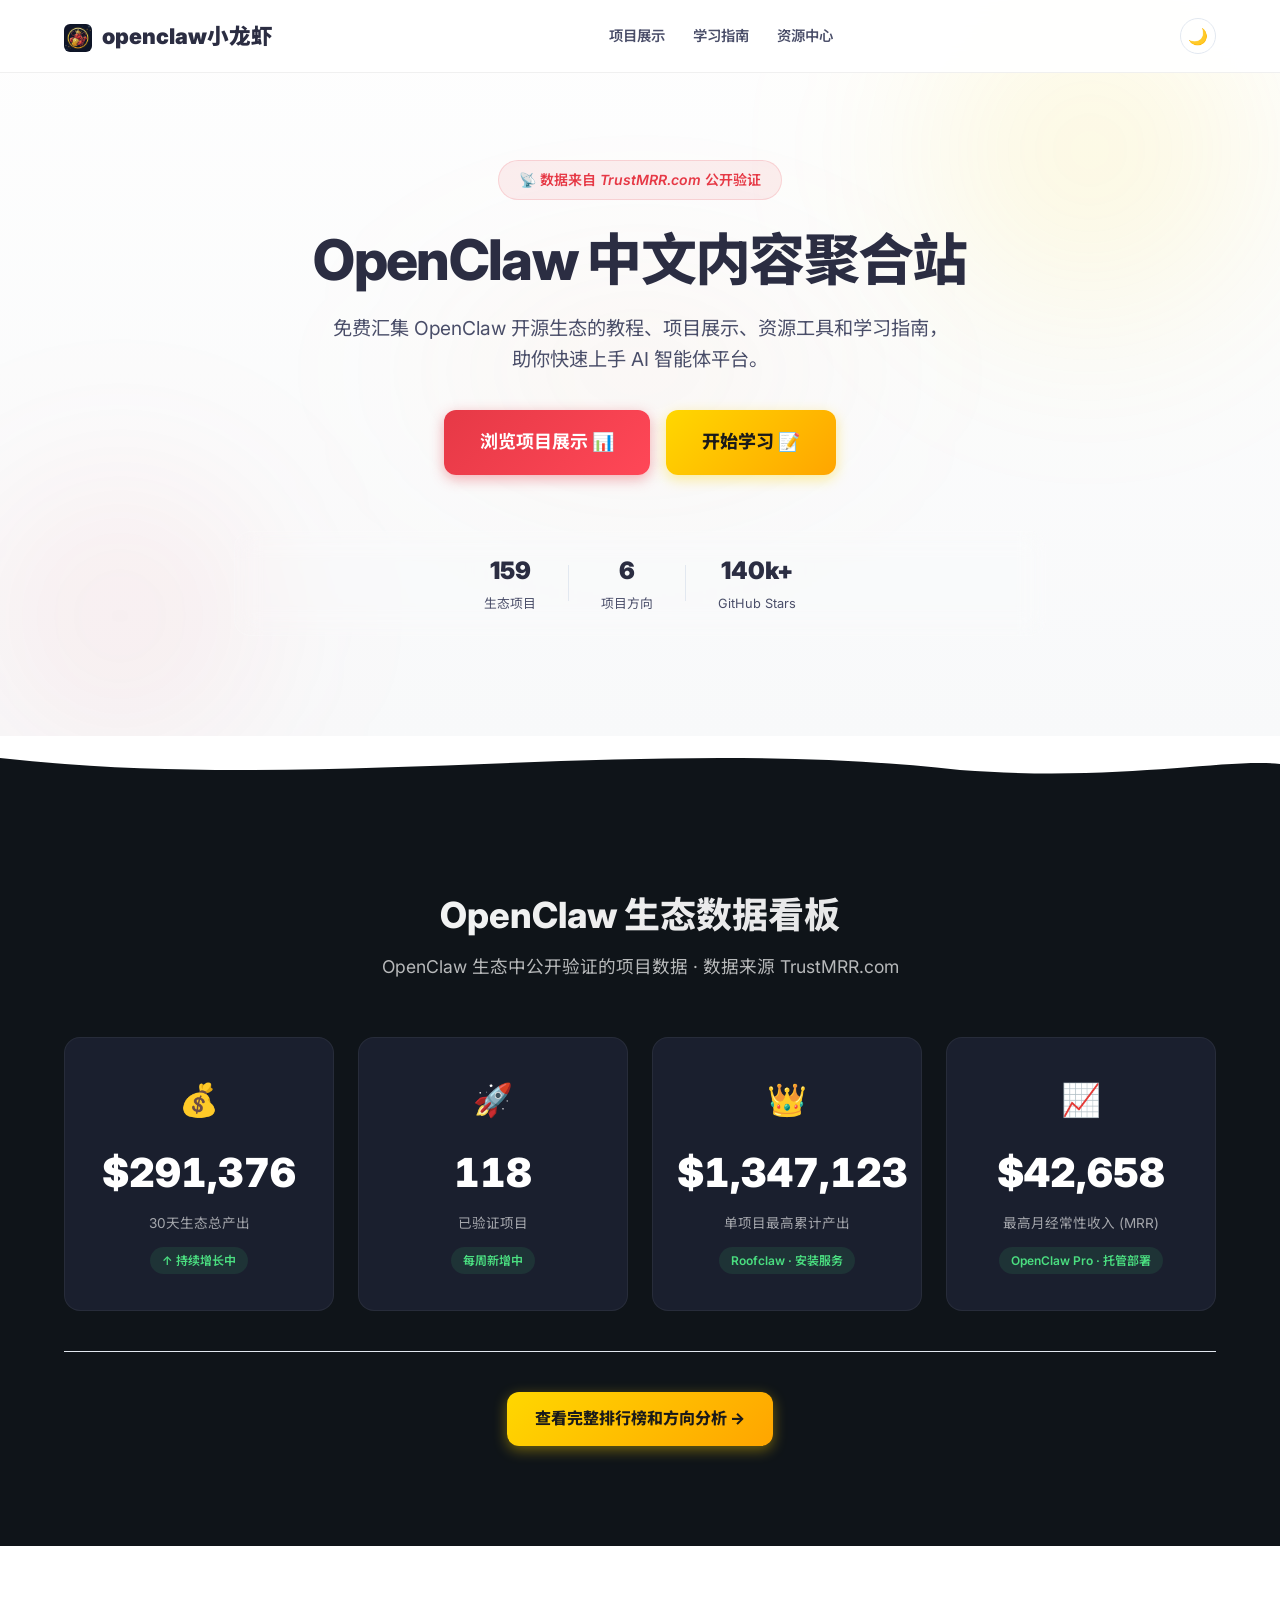
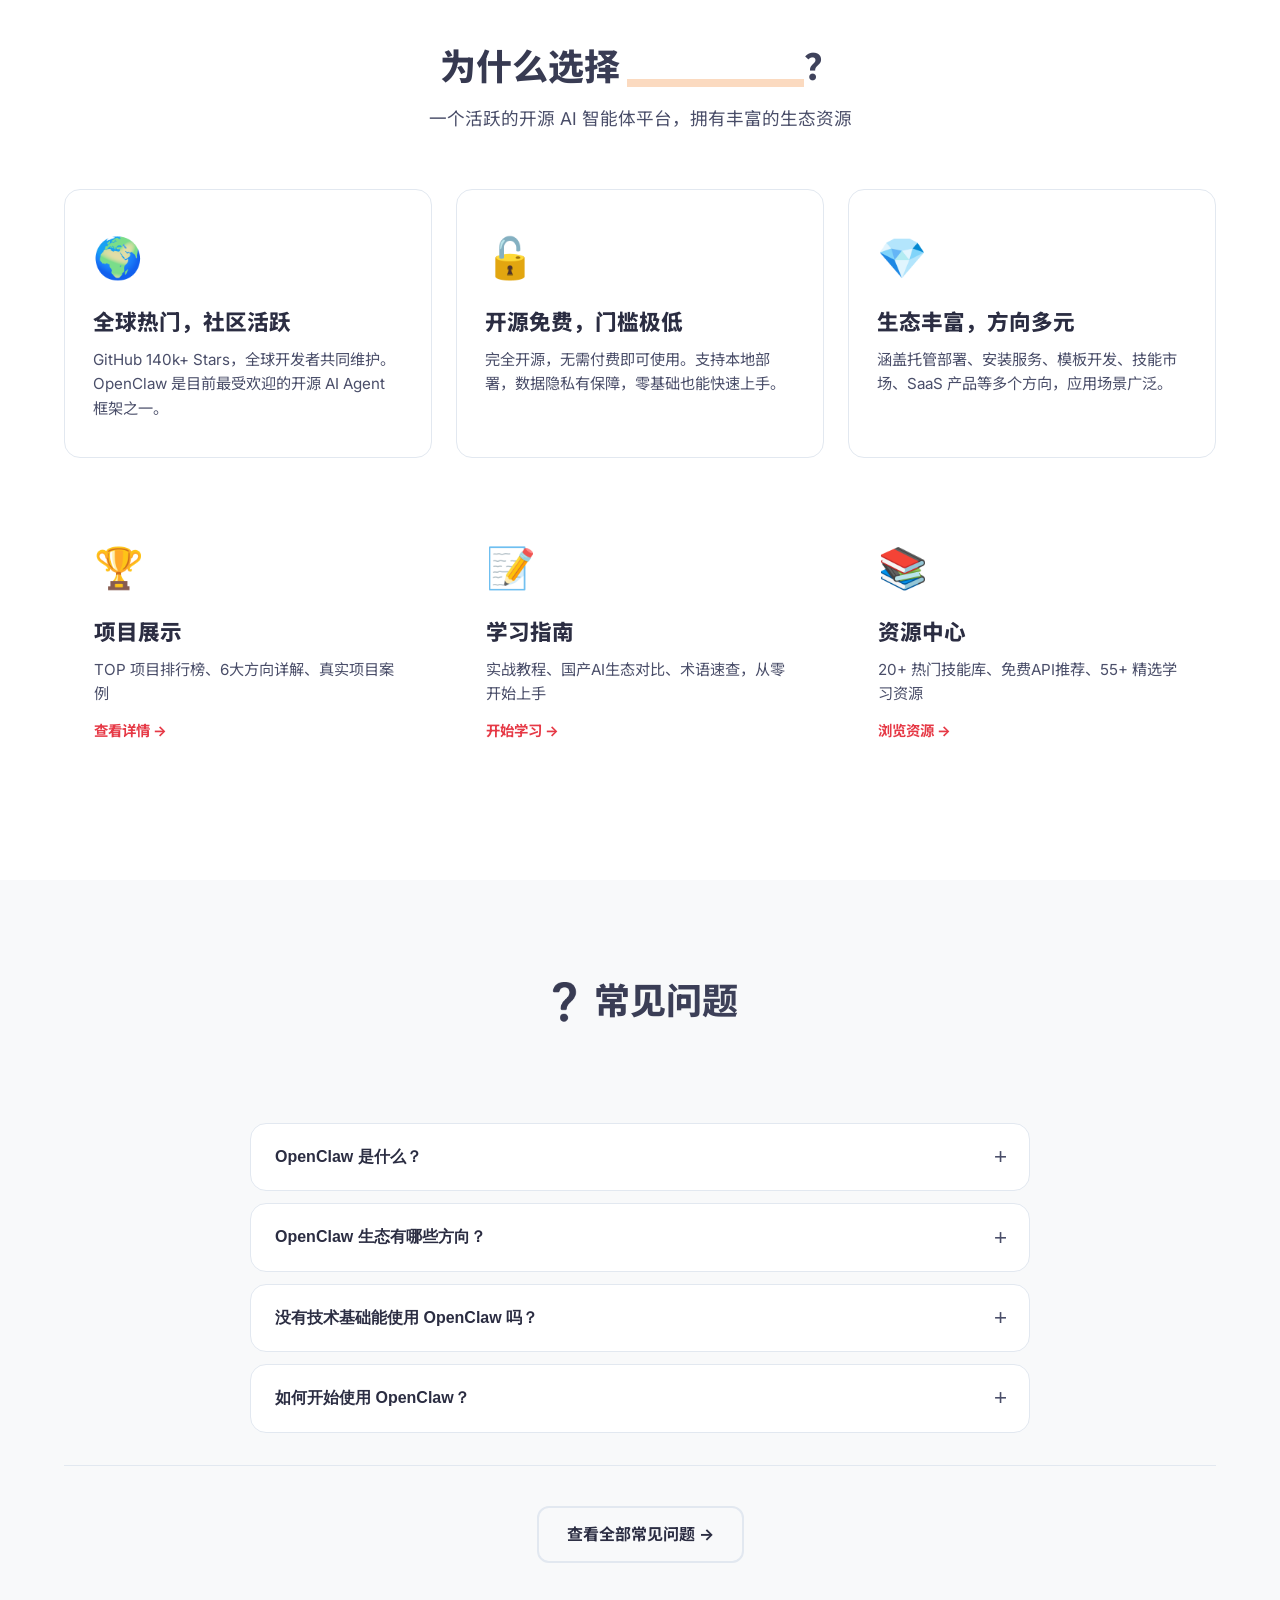
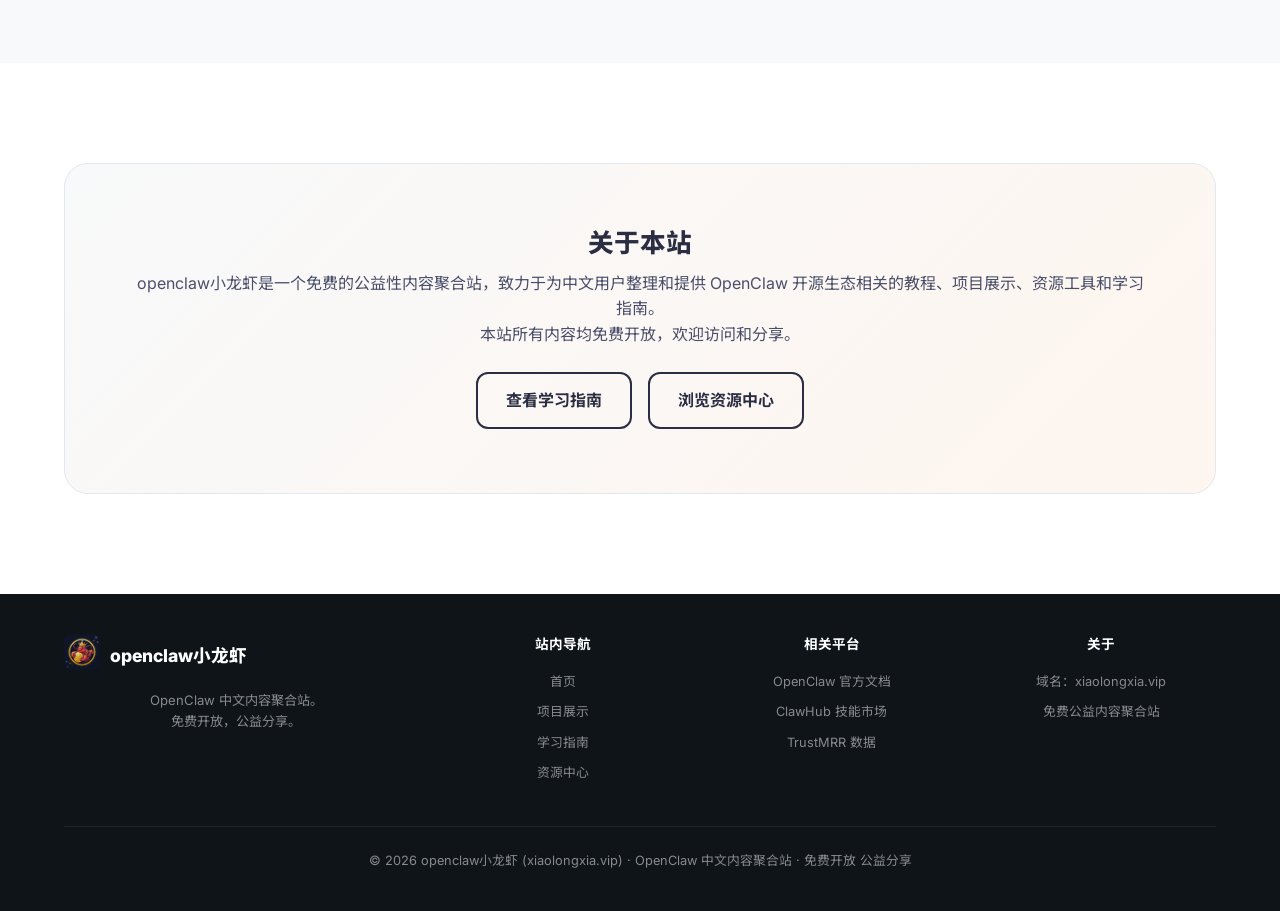
<file: index.html>
<!DOCTYPE html>
<html lang="zh-CN">

<head>
    <meta charset="UTF-8">
    <meta name="viewport" content="width=device-width, initial-scale=1.0">
    <title>openclaw小龙虾 — OpenClaw 中文内容聚合站 | 免费开源资源</title>
    <meta name="description" content="OpenClaw 中文内容聚合站，免费汇集 OpenClaw 开源生态的教程、项目展示、资源工具和学习指南。">
    <meta name="keywords"
        content="openclaw,openclaw教程,openclaw中文,AI开源,AI Agent,openclaw部署,openclaw资源,小龙虾,openclaw安装,国产AI Agent,免费AI API,DeepSeek配置,openclaw国产模型,Skill开发,openclaw指南">
    <meta name="author" content="openclaw小龙虾">
    <meta name="robots" content="index, follow">
    <link rel="canonical" href="https://xiaolongxia.vip/">
    <link rel="icon" type="image/png" href="logo.png">
    <meta property="og:image" content="https://xiaolongxia.vip/logo.png">

    <!-- Open Graph / 微信分享 -->
    <meta property="og:type" content="website">
    <meta property="og:url" content="https://xiaolongxia.vip/">
    <meta property="og:title" content="openclaw小龙虾 — OpenClaw 中文内容聚合站 | 免费开源资源">
    <meta property="og:description" content="免费汇集 OpenClaw 开源生态的教程、项目展示、资源工具和学习指南。">
    <meta property="og:site_name" content="openclaw小龙虾">
    <meta property="og:locale" content="zh_CN">

    <!-- Twitter Card -->
    <meta name="twitter:card" content="summary_large_image">
    <meta name="twitter:title" content="openclaw小龙虾 — OpenClaw 中文内容聚合站 | 免费开源资源">
    <meta name="twitter:description" content="免费汇集 OpenClaw 开源生态的教程、项目展示、资源工具和学习指南。">

    <!-- JSON-LD Organization -->
    <script type="application/ld+json">
    {
        "@context": "https://schema.org",
        "@type": "Organization",
        "name": "openclaw小龙虾",
        "alternateName": "OpenClaw 中文内容聚合站",
        "url": "https://xiaolongxia.vip",
        "description": "公益性质的 OpenClaw 中文内容聚合站，免费提供教程、项目展示、资源工具和学习指南。"
    }
    </script>

    <!-- JSON-LD FAQ (首页精选) -->
    <script type="application/ld+json">
    {
        "@context": "https://schema.org",
        "@type": "FAQPage",
        "mainEntity": [
            {
                "@type": "Question",
                "name": "OpenClaw 是什么？",
                "acceptedAnswer": { "@type": "Answer", "text": "OpenClaw 是一个开源的本地化 AI 智能体平台，用户无需编程即可创建和部署 AI 助理，并连接 Telegram、Discord、微信、飞书等工具。" }
            },
            {
                "@type": "Question",
                "name": "OpenClaw 生态有多大？",
                "acceptedAnswer": { "@type": "Answer", "text": "根据 TrustMRR.com 公开数据，OpenClaw 生态中有 159 个已验证项目，30天生态总产出超过 $389,000，涵盖托管部署、安装服务、模板/Wrapper、培训教育、技能市场、SaaS 产品等方向。" }
            },
            {
                "@type": "Question",
                "name": "没有技术基础能使用 OpenClaw 吗？",
                "acceptedAnswer": { "@type": "Answer", "text": "完全可以。OpenClaw 提供无代码的可视化操作界面，零基础用户也可以快速上手创建和部署 AI 助理。" }
            }
        ]
    }
    </script>

    <!-- JSON-LD WebSite -->
    <script type="application/ld+json">
    {
        "@context": "https://schema.org",
        "@type": "WebSite",
        "name": "openclaw小龙虾",
        "url": "https://xiaolongxia.vip",
        "potentialAction": {
            "@type": "SearchAction",
            "target": "https://xiaolongxia.vip/?q={search_term_string}",
            "query-input": "required name=search_term_string"
        }
    }
    </script>

    <!-- JSON-LD BreadcrumbList -->
    <script type="application/ld+json">
    {
        "@context": "https://schema.org",
        "@type": "BreadcrumbList",
        "itemListElement": [
            { "@type": "ListItem", "position": 1, "name": "首页", "item": "https://xiaolongxia.vip/" },
            { "@type": "ListItem", "position": 2, "name": "项目展示", "item": "https://xiaolongxia.vip/cases.html" },
            { "@type": "ListItem", "position": 3, "name": "学习指南", "item": "https://xiaolongxia.vip/guides.html" },
            { "@type": "ListItem", "position": 4, "name": "资源中心", "item": "https://xiaolongxia.vip/resources.html" }
        ]
    }
    </script>

    <link rel="stylesheet" href="styles.css">
    <link href="https://fonts.googleapis.com/css2?family=Inter:wght@400;600;700;800;900&family=Noto+Sans+SC:wght@400;500;700;900&display=swap" rel="stylesheet">
</head>

<body>
    <!-- 页面加载遮罩 -->
    <div class="page-loader" id="page-loader">
        <div class="loader-content">
            <picture><source srcset="logo.webp" type="image/webp"><img src="logo.png" alt="小龙虾" width="64" height="64"></picture>
            <div class="loader-bar"><div class="loader-progress"></div></div>
        </div>
    </div>

    <!-- ========== 导航栏 ========== -->
    <nav class="navbar">
        <div class="container nav-container">
            <a href="index.html" class="logo"><picture><source srcset="logo.webp" type="image/webp"><img src="logo.png" alt="小龙虾" class="logo-img" width="32" height="32"></picture> openclaw小龙虾</a>
            <ul class="nav-links">
                <li><a href="cases.html">项目展示</a></li>
                <li><a href="guides.html">学习指南</a></li>
                <li><a href="resources.html">资源中心</a></li>
            </ul>
            <div class="hamburger" id="hamburger">
                <span></span>
                <span></span>
                <span></span>
            </div>
            <button class="theme-toggle" id="theme-toggle" aria-label="切换深色模式">🌙</button>
        </div>
    </nav>

    <main role="main">
        <!-- ========== Hero ========== -->
        <header class="hero" aria-label="主页横幅">
            <div class="container hero-content">
                <div class="hero-badge">📡 数据来自 <cite>TrustMRR.com</cite> 公开验证</div>
                <h1>OpenClaw 中文内容聚合站</h1>
                <p>免费汇集 OpenClaw 开源生态的教程、项目展示、资源工具和学习指南，助你快速上手 AI 智能体平台。</p>
                <div class="hero-actions">
                    <a href="cases.html" class="btn btn-primary btn-large">浏览项目展示 📊</a>
                    <a href="guides.html" class="btn btn-gold btn-large">开始学习 📝</a>
                </div>
                <div class="hero-trust">
                    <div class="trust-item">
                        <span class="trust-number">159</span>
                        <span class="trust-label">生态项目</span>
                    </div>
                    <div class="trust-divider"></div>
                    <div class="trust-item">
                        <span class="trust-number">6</span>
                        <span class="trust-label">项目方向</span>
                    </div>
                    <div class="trust-divider"></div>
                    <div class="trust-item">
                        <span class="trust-number">140k+</span>
                        <span class="trust-label">GitHub Stars</span>
                    </div>
                </div>
            </div>
            <div class="hero-bg-glow hero-glow-1"></div>
            <div class="hero-bg-glow hero-glow-2"></div>
            <div class="hero-bg-glow hero-glow-3"></div>
        </header>

        <!-- 波浪过渡 -->
        <div class="wave-divider">
            <svg viewBox="0 0 1440 100" fill="none" xmlns="http://www.w3.org/2000/svg" preserveAspectRatio="none">
                <path d="M0,40 C360,100 720,0 1080,60 C1260,80 1380,40 1440,50 L1440,100 L0,100 Z" fill="var(--bg-dark, #0F1419)"/>
            </svg>
        </div>

        <!-- ========== OpenClaw 生态数据看板 ========== -->
        <section id="profit-dashboard" class="section bg-dark">
            <div class="container">
                <h2 class="section-title text-white">OpenClaw 生态数据看板</h2>
                <p class="section-subtitle" style="color: rgba(255,255,255,0.7);">OpenClaw 生态中公开验证的项目数据 · 数据来源 <cite style="font-style:normal;">TrustMRR.com</cite></p>
                <div class="dashboard-grid">
                    <div class="dashboard-card">
                        <div class="dashboard-icon">💰</div>
                        <div class="dashboard-value" data-target="389331" data-prefix="$" data-separator=",">$0</div>
                        <div class="dashboard-label">30天生态总产出</div>
                        <div class="dashboard-trend">↑ 持续增长中</div>
                    </div>
                    <div class="dashboard-card">
                        <div class="dashboard-icon">🚀</div>
                        <div class="dashboard-value" data-target="159">0</div>
                        <div class="dashboard-label">已验证项目</div>
                        <div class="dashboard-trend">每周新增中</div>
                    </div>
                    <div class="dashboard-card">
                        <div class="dashboard-icon">👑</div>
                        <div class="dashboard-value" data-target="1800000" data-prefix="$" data-separator=",">$0</div>
                        <div class="dashboard-label">单项目最高累计产出</div>
                        <div class="dashboard-trend">Roofclaw · 安装服务</div>
                    </div>
                    <div class="dashboard-card">
                        <div class="dashboard-icon">📈</div>
                        <div class="dashboard-value" data-target="57000" data-prefix="$" data-separator=",">$0</div>
                        <div class="dashboard-label">最高月经常性收入 (MRR)</div>
                        <div class="dashboard-trend">OpenClaw Pro · 托管部署</div>
                    </div>
                </div>
                <div class="section-cta" style="margin-top:40px;">
                    <a href="cases.html" class="btn btn-gold">查看完整排行榜和方向分析 →</a>
                </div>
            </div>
        </section>

        <!-- ========== 为什么选择 OpenClaw ========== -->
        <section id="features" class="section">
            <div class="container">
                <h2 class="section-title">为什么选择 <span class="highlight-yellow">OpenClaw</span>？</h2>
                <p class="section-subtitle">一个活跃的开源 AI 智能体平台，拥有丰富的生态资源</p>
                <div class="grid features-grid">
                    <div class="card feature-card">
                        <div class="icon">🌍</div>
                        <h3>全球热门，社区活跃</h3>
                        <p>GitHub 140k+ Stars，全球开发者共同维护。OpenClaw 是目前最受欢迎的开源 AI Agent 框架之一。</p>
                    </div>
                    <div class="card feature-card">
                        <div class="icon">🔓</div>
                        <h3>开源免费，门槛极低</h3>
                        <p>完全开源，无需付费即可使用。支持本地部署，数据隐私有保障，零基础也能快速上手。</p>
                    </div>
                    <div class="card feature-card">
                        <div class="icon">💎</div>
                        <h3>生态丰富，方向多元</h3>
                        <p>涵盖托管部署、安装服务、模板开发、技能市场、SaaS 产品等多个方向，应用场景广泛。</p>
                    </div>
                </div>

                <!-- 快速导航卡片 -->
                <div class="grid features-grid" style="margin-top: 40px;">
                    <a href="cases.html" class="card feature-card link-card">
                        <div class="icon">🏆</div>
                        <h3>项目展示</h3>
                        <p>TOP 项目排行榜、6大方向详解、真实项目案例</p>
                        <span class="link-arrow">查看详情 →</span>
                    </a>
                    <a href="guides.html" class="card feature-card link-card">
                        <div class="icon">📝</div>
                        <h3>学习指南</h3>
                        <p>实战教程、国产AI生态对比、术语速查，从零开始上手</p>
                        <span class="link-arrow">开始学习 →</span>
                    </a>
                    <a href="resources.html" class="card feature-card link-card">
                        <div class="icon">📚</div>
                        <h3>资源中心</h3>
                        <p>20+ 热门技能库、免费API推荐、55+ 精选学习资源</p>
                        <span class="link-arrow">浏览资源 →</span>
                    </a>
                </div>
            </div>
        </section>

        <!-- ========== FAQ ========== -->
        <section id="faq" class="section bg-light" aria-label="常见问题">
            <div class="container">
                <h2 class="section-title">❓ 常见问题</h2>
                <p class="section-subtitle">关于 OpenClaw 的常见问题</p>
                <div class="faq-container" id="faq-container">
                    <article class="faq-item" itemscope itemprop="mainEntity" itemtype="https://schema.org/Question">
                        <button class="faq-question" itemprop="name">OpenClaw 是什么？</button>
                        <div class="faq-answer" itemscope itemprop="acceptedAnswer" itemtype="https://schema.org/Answer">
                            <div itemprop="text">
                                <p>OpenClaw 是一个<strong>开源的本地化 AI 智能体平台</strong>，用户无需编程即可创建和部署 AI 助理，并连接 Telegram、Discord、微信、飞书等工具。它是目前全球最受欢迎的开源 AI Agent 框架之一，在 GitHub 上拥有超过 140,000 颗 Star。</p>
                            </div>
                        </div>
                    </article>
                    <article class="faq-item" itemscope itemprop="mainEntity" itemtype="https://schema.org/Question">
                        <button class="faq-question" itemprop="name">OpenClaw 生态有哪些方向？</button>
                        <div class="faq-answer" itemscope itemprop="acceptedAnswer" itemtype="https://schema.org/Answer">
                            <div itemprop="text">
                                <p>根据 <cite>TrustMRR.com</cite> 的公开数据，OpenClaw 生态中有 159 个已验证项目，涵盖以下方向：</p>
                                <ul>
                                    <li><strong>托管部署</strong> — 一键云端部署服务</li>
                                    <li><strong>安装服务</strong> — 为客户远程或线下安装</li>
                                    <li><strong>模板/Wrapper</strong> — 开发封装工具</li>
                                    <li><strong>培训教育</strong> — 教学和知识分享</li>
                                    <li><strong>技能市场</strong> — 开发 AI 技能插件</li>
                                    <li><strong>SaaS 产品</strong> — 基于 OpenClaw 构建独立产品</li>
                                </ul>
                                <p><a href="cases.html">查看完整排行榜和方向分析 →</a></p>
                            </div>
                        </div>
                    </article>
                    <article class="faq-item" itemscope itemprop="mainEntity" itemtype="https://schema.org/Question">
                        <button class="faq-question" itemprop="name">没有技术基础能使用 OpenClaw 吗？</button>
                        <div class="faq-answer" itemscope itemprop="acceptedAnswer" itemtype="https://schema.org/Answer">
                            <div itemprop="text">
                                <p><strong>完全可以。</strong>OpenClaw 提供无代码的可视化操作界面，零基础用户也可以快速上手。安装服务和培训教育方向对技术要求最低，适合入门。</p>
                            </div>
                        </div>
                    </article>
                    <div class="faq-item">
                        <button class="faq-question">如何开始使用 OpenClaw？</button>
                        <div class="faq-answer">
                            <p>三步走：1) 浏览<a href="cases.html">项目展示</a>了解生态 → 2) 利用<a href="guides.html">学习指南</a>上手 → 3) 在<a href="resources.html">资源中心</a>获取工具和素材。</p>
                        </div>
                    </div>
                </div>
                <div class="section-cta" style="margin-top:32px;">
                    <a href="guides.html#faq-full" class="btn btn-secondary">查看全部常见问题 →</a>
                </div>
            </div>
        </section>

        <!-- ========== 关于本站 ========== -->
        <section id="contact" class="section">
            <div class="container">
                <div class="community-box">
                    <div class="community-info">
                        <h3>关于本站</h3>
                        <p>openclaw小龙虾是一个免费的公益性内容聚合站，致力于为中文用户整理和提供 OpenClaw 开源生态相关的教程、项目展示、资源工具和学习指南。<br>本站所有内容均免费开放，欢迎访问和分享。</p>
                        <div class="social-links">
                            <a href="guides.html" class="social-btn outline">查看学习指南</a>
                            <a href="resources.html" class="social-btn outline">浏览资源中心</a>
                        </div>
                    </div>
                </div>
            </div>
        </section>
    </main>

    <!-- ========== Footer ========== -->
    <footer class="footer" role="contentinfo">
        <div class="container">
            <div class="footer-grid">
                <div class="footer-col">
                    <div class="footer-brand">
                        <picture><source srcset="logo.webp" type="image/webp"><img src="logo.png" alt="小龙虾" class="footer-logo" width="32" height="32"></picture>
                        <span>openclaw小龙虾</span>
                    </div>
                    <p class="footer-desc">OpenClaw 中文内容聚合站。<br>免费开放，公益分享。</p>
                </div>
                <div class="footer-col">
                    <h4>站内导航</h4>
                    <ul>
                        <li><a href="index.html">首页</a></li>
                        <li><a href="cases.html">项目展示</a></li>
                        <li><a href="guides.html">学习指南</a></li>
                        <li><a href="resources.html">资源中心</a></li>
                    </ul>
                </div>
                <div class="footer-col">
                    <h4>相关平台</h4>
                    <ul>
                        <li><a href="https://docs.openclaw.ai" target="_blank">OpenClaw 官方文档</a></li>
                        <li><a href="https://clawhub.com" target="_blank">ClawHub 技能市场</a></li>
                        <li><a href="https://trustmrr.com/special-category/openclaw" target="_blank">TrustMRR 数据</a></li>
                    </ul>
                </div>
                <div class="footer-col">
                    <h4>关于</h4>
                    <ul>
                        <li>域名：xiaolongxia.vip</li>
                        <li>免费公益内容聚合站</li>
                    </ul>
                </div>
            </div>
            <div class="footer-bottom">
                <p>&copy; 2026 openclaw小龙虾 (xiaolongxia.vip) · OpenClaw 中文内容聚合站 · 免费开放 公益分享</p>
            </div>
        </div>
    </footer>

    <button class="back-to-top" id="back-to-top" aria-label="返回顶部">↑</button>

    <script src="profit-data.js"></script>
    <script src="script.js"></script>
</body>

</html>
</file>
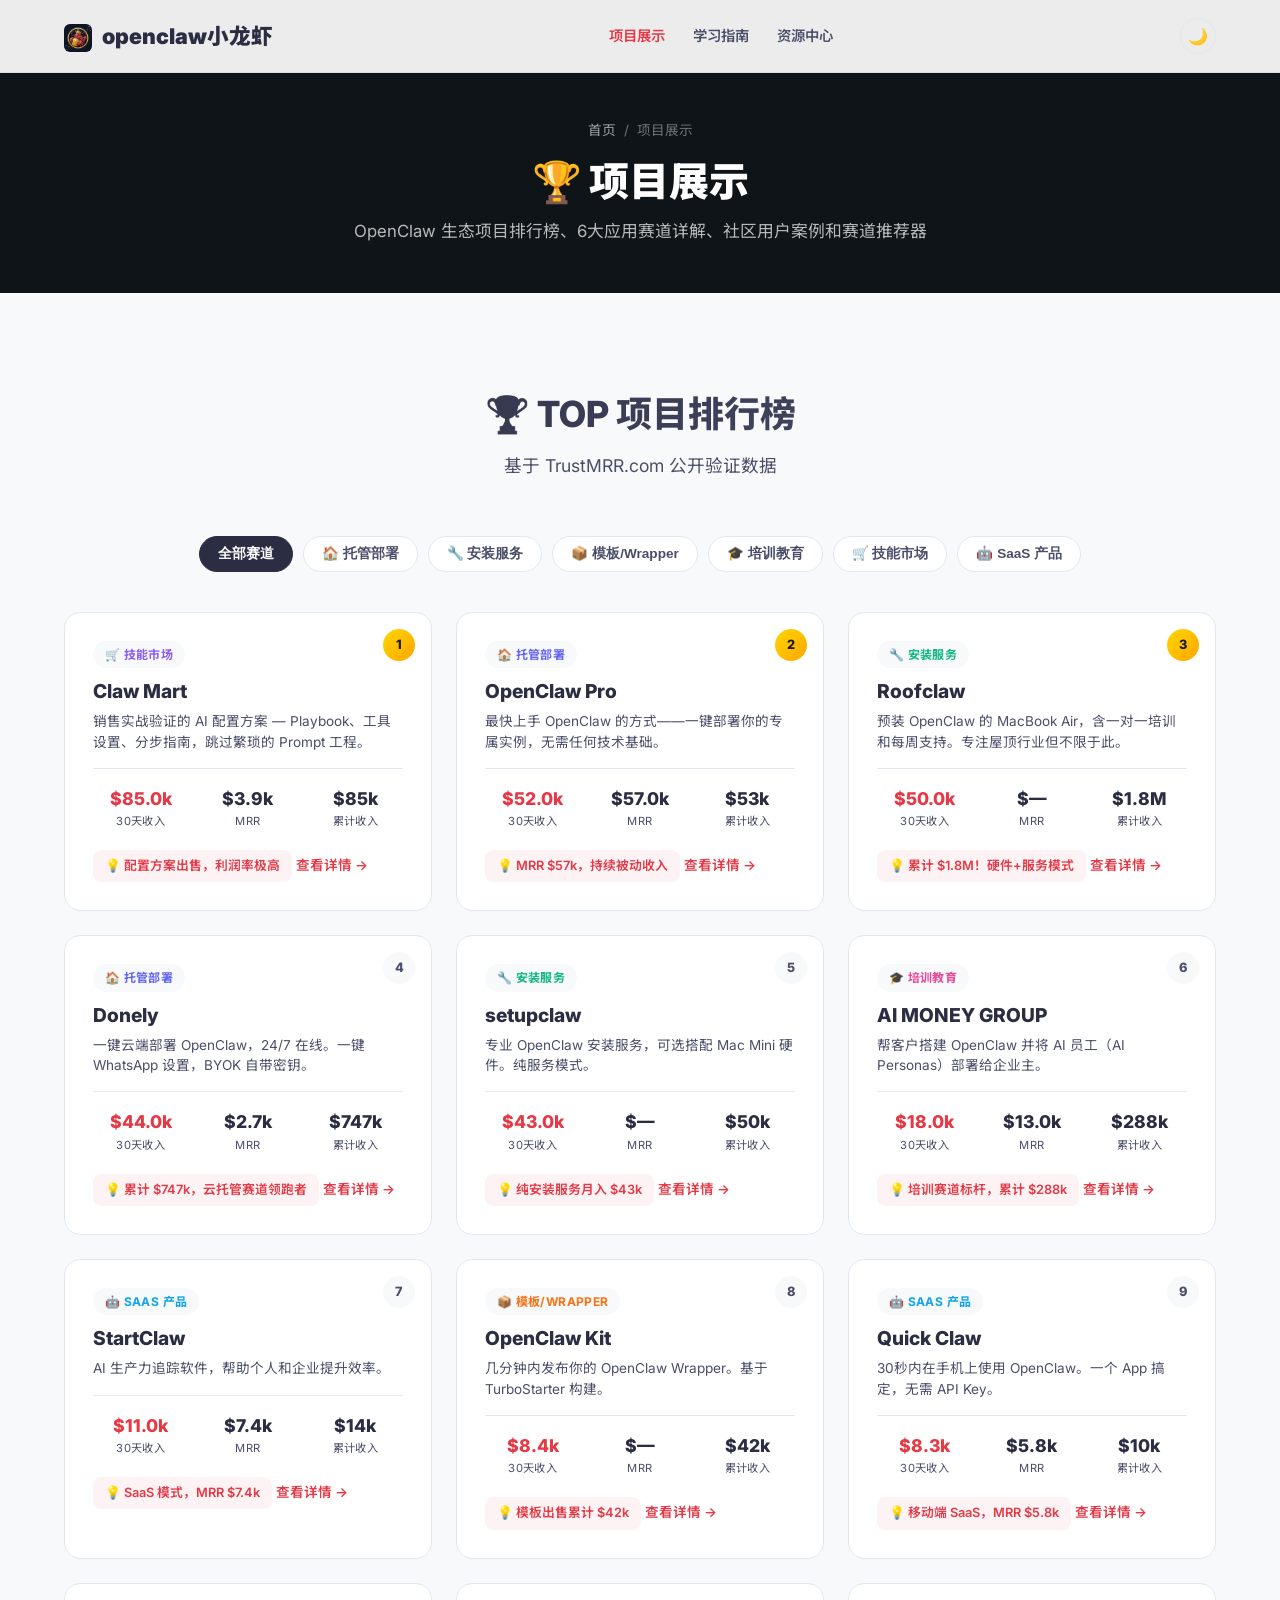
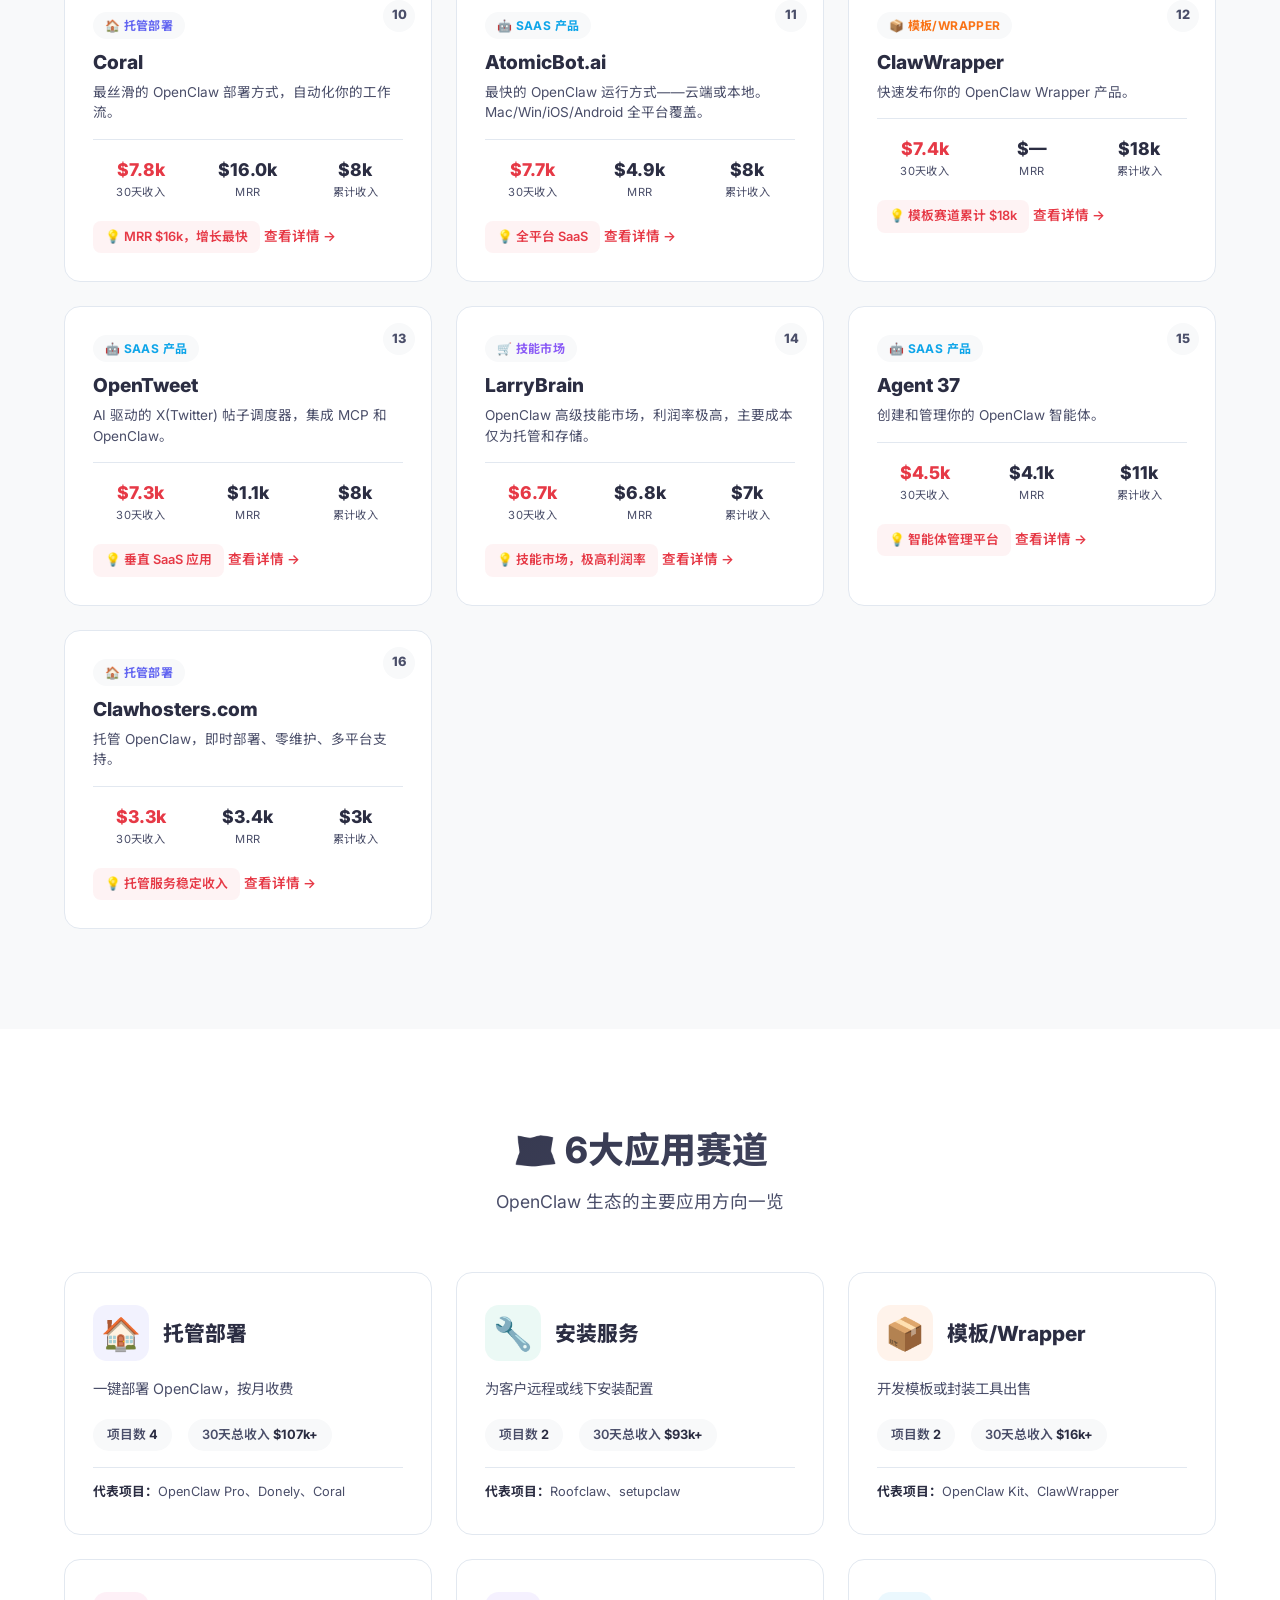
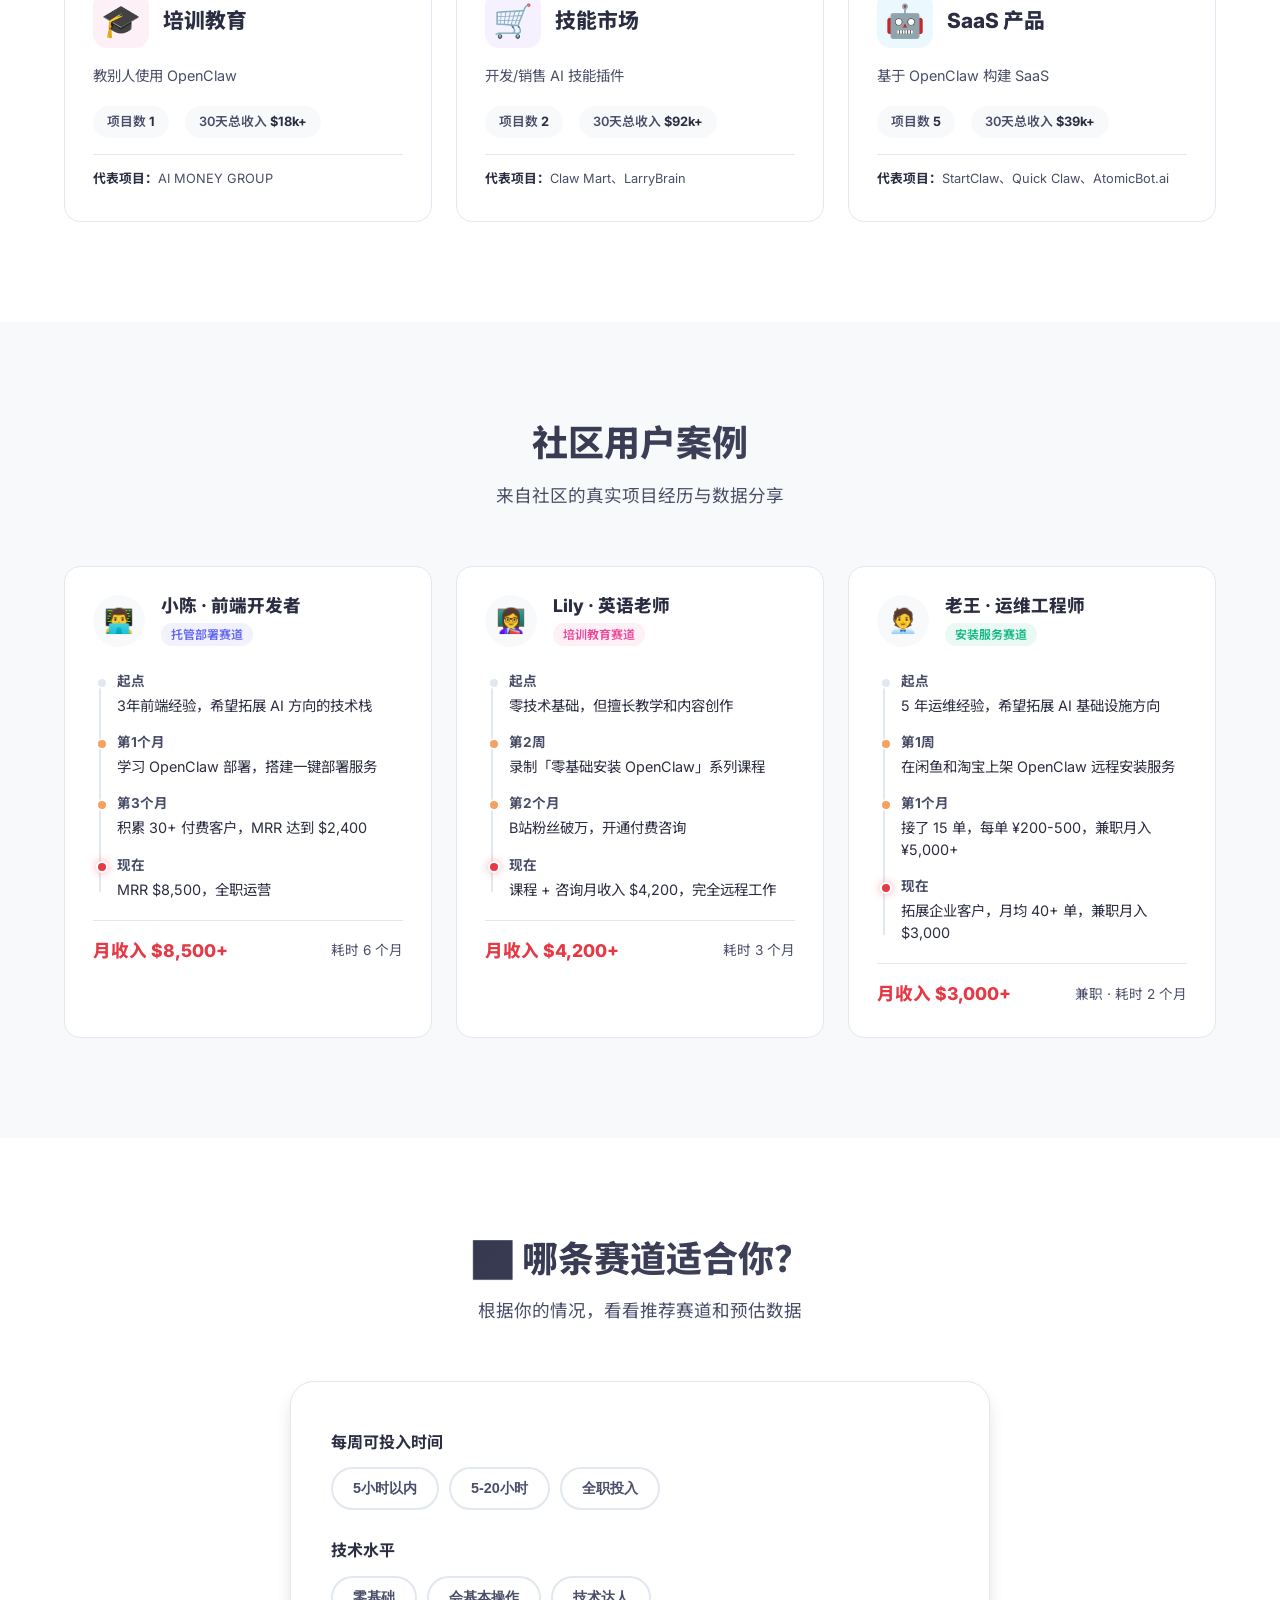
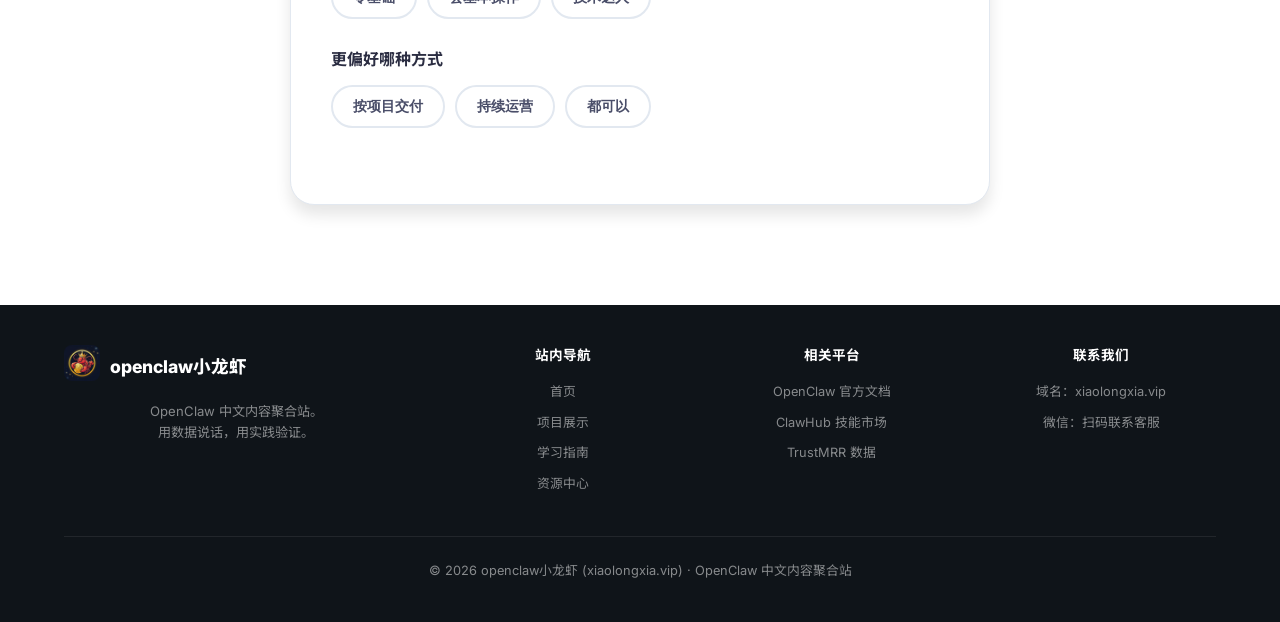
<file: cases.html>
<!DOCTYPE html>
<html lang="zh-CN">

<head>
    <meta charset="UTF-8">
    <meta name="viewport" content="width=device-width, initial-scale=1.0">
    <title>项目展示 - openclaw小龙虾 | OpenClaw 生态项目排行榜</title>
    <meta name="description" content="OpenClaw 生态项目排行榜、6大应用赛道详解、社区用户案例和赛道推荐器。159个公开验证项目，基于 TrustMRR.com 数据，用数据说话的项目展示库。">
    <meta name="keywords" content="openclaw项目展示,openclaw生态排行,AI项目案例,openclaw赛道,openclaw应用案例,AI开源项目,openclaw赛道推荐">
    <meta name="author" content="openclaw小龙虾">
    <meta name="robots" content="index, follow">
    <link rel="canonical" href="https://xiaolongxia.vip/cases.html">
    <link rel="icon" type="image/png" href="logo.png">

    <!-- Open Graph -->
    <meta property="og:type" content="website">
    <meta property="og:url" content="https://xiaolongxia.vip/cases.html">
    <meta property="og:title" content="项目展示 - openclaw小龙虾 | OpenClaw 生态项目排行榜">
    <meta property="og:description" content="OpenClaw 生态项目排行榜、6大应用赛道详解、社区用户案例和赛道推荐器。159个公开验证项目，基于 TrustMRR.com 数据。">
    <meta property="og:image" content="https://xiaolongxia.vip/logo.png">
    <meta property="og:site_name" content="openclaw小龙虾">
    <meta property="og:locale" content="zh_CN">

    <!-- Twitter Card -->
    <meta name="twitter:card" content="summary_large_image">
    <meta name="twitter:title" content="项目展示 - openclaw小龙虾 | OpenClaw 生态项目排行榜">
    <meta name="twitter:description" content="OpenClaw 生态项目排行榜、6大应用赛道详解、社区用户案例和赛道推荐器。159个公开验证项目，基于 TrustMRR.com 数据。">

    <!-- JSON-LD BreadcrumbList -->
    <script type="application/ld+json">
    {
        "@context": "https://schema.org",
        "@type": "BreadcrumbList",
        "itemListElement": [
            { "@type": "ListItem", "position": 1, "name": "首页", "item": "https://xiaolongxia.vip/" },
            { "@type": "ListItem", "position": 2, "name": "项目展示", "item": "https://xiaolongxia.vip/cases.html" }
        ]
    }
    </script>

    <link rel="stylesheet" href="styles.css">
    <link href="https://fonts.googleapis.com/css2?family=Inter:wght@400;600;700;800;900&family=Noto+Sans+SC:wght@400;500;700;900&display=swap" rel="stylesheet">
</head>

<body>
    <!-- 页面加载遮罩 -->
    <div class="page-loader" id="page-loader">
        <div class="loader-content">
            <picture><source srcset="logo.webp" type="image/webp"><img src="logo.png" alt="小龙虾" width="64" height="64"></picture>
            <div class="loader-bar"><div class="loader-progress"></div></div>
        </div>
    </div>

    <!-- ========== 导航栏 ========== -->
    <nav class="navbar">
        <div class="container nav-container">
            <a href="index.html" class="logo"><picture><source srcset="logo.webp" type="image/webp"><img src="logo.png" alt="小龙虾" class="logo-img" width="32" height="32"></picture> openclaw小龙虾</a>
            <ul class="nav-links">
                <li><a href="cases.html" class="nav-active">项目展示</a></li>
                <li><a href="guides.html">学习指南</a></li>
                <li><a href="resources.html">资源中心</a></li>
            </ul>
            <div class="hamburger" id="hamburger"><span></span><span></span><span></span></div>
            <button class="theme-toggle" id="theme-toggle" aria-label="切换深色模式">🌙</button>
        </div>
    </nav>

    <main role="main">
        <!-- ========== Page Hero ========== -->
        <section class="page-hero">
            <div class="container">
                <nav class="breadcrumb" aria-label="面包屑导航">
                    <a href="index.html">首页</a> <span>/</span> <span>项目展示</span>
                </nav>
                <h1>🏆 项目展示</h1>
                <p>OpenClaw 生态项目排行榜、6大应用赛道详解、社区用户案例和赛道推荐器</p>
            </div>
        </section>

        <!-- ========== TOP 盈利项目排行榜 ========== -->
        <section id="profit-cases" class="section bg-light">
            <div class="container">
                <h2 class="section-title">🏆 TOP 项目排行榜</h2>
                <p class="section-subtitle">基于 TrustMRR.com 公开验证数据</p>
                <div class="track-filter-container" id="track-filter-container"></div>
                <div class="profit-grid" id="profit-grid"></div>
            </div>
        </section>

        <!-- ========== 6大应用赛道 ========== -->
        <section id="tracks" class="section">
            <div class="container">
                <h2 class="section-title">🗺️ 6大应用赛道</h2>
                <p class="section-subtitle">OpenClaw 生态的主要应用方向一览</p>
                <div class="grid tracks-grid" id="tracks-grid"></div>
            </div>
        </section>

        <!-- ========== 社区用户案例 ========== -->
        <section id="case-studies" class="section bg-light">
            <div class="container">
                <h2 class="section-title">社区用户案例</h2>
                <p class="section-subtitle">来自社区的真实项目经历与数据分享</p>
                <div class="case-grid">
                    <div class="case-card">
                        <div class="case-header">
                            <div class="case-avatar">👨‍💻</div>
                            <div class="case-meta">
                                <h3>小陈 · 前端开发者</h3>
                                <span class="case-tag" style="background: #6366f115; color: #6366f1;">托管部署赛道</span>
                            </div>
                        </div>
                        <div class="case-timeline">
                            <div class="case-step">
                                <div class="case-step-dot"></div>
                                <div class="case-step-content">
                                    <strong>起点</strong>
                                    <p>3年前端经验，希望拓展 AI 方向的技术栈</p>
                                </div>
                            </div>
                            <div class="case-step">
                                <div class="case-step-dot active"></div>
                                <div class="case-step-content">
                                    <strong>第1个月</strong>
                                    <p>学习 OpenClaw 部署，搭建一键部署服务</p>
                                </div>
                            </div>
                            <div class="case-step">
                                <div class="case-step-dot active"></div>
                                <div class="case-step-content">
                                    <strong>第3个月</strong>
                                    <p>积累 30+ 付费客户，MRR 达到 $2,400</p>
                                </div>
                            </div>
                            <div class="case-step">
                                <div class="case-step-dot success"></div>
                                <div class="case-step-content">
                                    <strong>现在</strong>
                                    <p>MRR $8,500，全职运营</p>
                                </div>
                            </div>
                        </div>
                        <div class="case-result">
                            <span class="case-income">月收入 $8,500+</span>
                            <span class="case-time">耗时 6 个月</span>
                        </div>
                    </div>

                    <div class="case-card">
                        <div class="case-header">
                            <div class="case-avatar">👩‍🏫</div>
                            <div class="case-meta">
                                <h3>Lily · 英语老师</h3>
                                <span class="case-tag" style="background: #ec489915; color: #ec4899;">培训教育赛道</span>
                            </div>
                        </div>
                        <div class="case-timeline">
                            <div class="case-step">
                                <div class="case-step-dot"></div>
                                <div class="case-step-content">
                                    <strong>起点</strong>
                                    <p>零技术基础，但擅长教学和内容创作</p>
                                </div>
                            </div>
                            <div class="case-step">
                                <div class="case-step-dot active"></div>
                                <div class="case-step-content">
                                    <strong>第2周</strong>
                                    <p>录制「零基础安装 OpenClaw」系列课程</p>
                                </div>
                            </div>
                            <div class="case-step">
                                <div class="case-step-dot active"></div>
                                <div class="case-step-content">
                                    <strong>第2个月</strong>
                                    <p>B站粉丝破万，开通付费咨询</p>
                                </div>
                            </div>
                            <div class="case-step">
                                <div class="case-step-dot success"></div>
                                <div class="case-step-content">
                                    <strong>现在</strong>
                                    <p>课程 + 咨询月收入 $4,200，完全远程工作</p>
                                </div>
                            </div>
                        </div>
                        <div class="case-result">
                            <span class="case-income">月收入 $4,200+</span>
                            <span class="case-time">耗时 3 个月</span>
                        </div>
                    </div>

                    <div class="case-card">
                        <div class="case-header">
                            <div class="case-avatar">🧑‍💼</div>
                            <div class="case-meta">
                                <h3>老王 · 运维工程师</h3>
                                <span class="case-tag" style="background: #10b98115; color: #10b981;">安装服务赛道</span>
                            </div>
                        </div>
                        <div class="case-timeline">
                            <div class="case-step">
                                <div class="case-step-dot"></div>
                                <div class="case-step-content">
                                    <strong>起点</strong>
                                    <p>5 年运维经验，希望拓展 AI 基础设施方向</p>
                                </div>
                            </div>
                            <div class="case-step">
                                <div class="case-step-dot active"></div>
                                <div class="case-step-content">
                                    <strong>第1周</strong>
                                    <p>在闲鱼和淘宝上架 OpenClaw 远程安装服务</p>
                                </div>
                            </div>
                            <div class="case-step">
                                <div class="case-step-dot active"></div>
                                <div class="case-step-content">
                                    <strong>第1个月</strong>
                                    <p>接了 15 单，每单 ¥200-500，兼职月入 ¥5,000+</p>
                                </div>
                            </div>
                            <div class="case-step">
                                <div class="case-step-dot success"></div>
                                <div class="case-step-content">
                                    <strong>现在</strong>
                                    <p>拓展企业客户，月均 40+ 单，兼职月入 $3,000</p>
                                </div>
                            </div>
                        </div>
                        <div class="case-result">
                            <span class="case-income">月收入 $3,000+</span>
                            <span class="case-time">兼职 · 耗时 2 个月</span>
                        </div>
                    </div>
                </div>
            </div>
        </section>

        <!-- ========== 赛道推荐器 ========== -->
        <section id="calculator" class="section">
            <div class="container">
                <h2 class="section-title">📊 哪条赛道适合你？</h2>
                <p class="section-subtitle">根据你的情况，看看推荐赛道和预估数据</p>

                <div class="calculator-box">
                    <div class="calc-form">
                        <div class="calc-field">
                            <label>每周可投入时间</label>
                            <div class="calc-options" data-name="time">
                                <button class="calc-opt" data-value="5">5小时以内</button>
                                <button class="calc-opt" data-value="15">5-20小时</button>
                                <button class="calc-opt" data-value="40">全职投入</button>
                            </div>
                        </div>
                        <div class="calc-field">
                            <label>技术水平</label>
                            <div class="calc-options" data-name="skill">
                                <button class="calc-opt" data-value="beginner">零基础</button>
                                <button class="calc-opt" data-value="intermediate">会基本操作</button>
                                <button class="calc-opt" data-value="advanced">技术达人</button>
                            </div>
                        </div>
                        <div class="calc-field">
                            <label>更偏好哪种方式</label>
                            <div class="calc-options" data-name="preference">
                                <button class="calc-opt" data-value="service">按项目交付</button>
                                <button class="calc-opt" data-value="recurring">持续运营</button>
                                <button class="calc-opt" data-value="both">都可以</button>
                            </div>
                        </div>
                    </div>
                    <div class="calc-result" id="calc-result" style="display:none;">
                        <div class="calc-result-header">
                            <span class="calc-result-emoji">🎯</span>
                            <h3>推荐赛道</h3>
                        </div>
                        <div class="calc-result-track" id="calc-track"></div>
                        <div class="calc-result-income">
                            <span class="calc-income-label">预估月收入区间</span>
                            <span class="calc-income-value" id="calc-income"></span>
                        </div>
                        <div class="calc-result-ref" id="calc-ref"></div>
                    </div>
                </div>
            </div>
        </section>

    </main>

    <!-- ========== Footer ========== -->
    <footer class="footer" role="contentinfo">
        <div class="container">
            <div class="footer-grid">
                <div class="footer-col">
                    <div class="footer-brand">
                        <picture><source srcset="logo.webp" type="image/webp"><img src="logo.png" alt="小龙虾" class="footer-logo" width="32" height="32"></picture>
                        <span>openclaw小龙虾</span>
                    </div>
                    <p class="footer-desc">OpenClaw 中文内容聚合站。<br>用数据说话，用实践验证。</p>
                </div>
                <div class="footer-col">
                    <h4>站内导航</h4>
                    <ul>
                        <li><a href="index.html">首页</a></li>
                        <li><a href="cases.html">项目展示</a></li>
                        <li><a href="guides.html">学习指南</a></li>
                        <li><a href="resources.html">资源中心</a></li>
                    </ul>
                </div>
                <div class="footer-col">
                    <h4>相关平台</h4>
                    <ul>
                        <li><a href="https://docs.openclaw.ai" target="_blank">OpenClaw 官方文档</a></li>
                        <li><a href="https://clawhub.com" target="_blank">ClawHub 技能市场</a></li>
                        <li><a href="https://trustmrr.com/special-category/openclaw" target="_blank">TrustMRR 数据</a></li>
                    </ul>
                </div>
                <div class="footer-col">
                    <h4>联系我们</h4>
                    <ul>
                        <li>域名：xiaolongxia.vip</li>
                        <li>微信：扫码联系客服</li>
                    </ul>
                </div>
            </div>
            <div class="footer-bottom">
                <p>&copy; 2026 openclaw小龙虾 (xiaolongxia.vip) · OpenClaw 中文内容聚合站</p>
            </div>
        </div>
    </footer>

    <button class="back-to-top" id="back-to-top" aria-label="返回顶部">↑</button>

    <script src="profit-data.js"></script>
    <script src="script.js"></script>
</body>

</html>
</file>
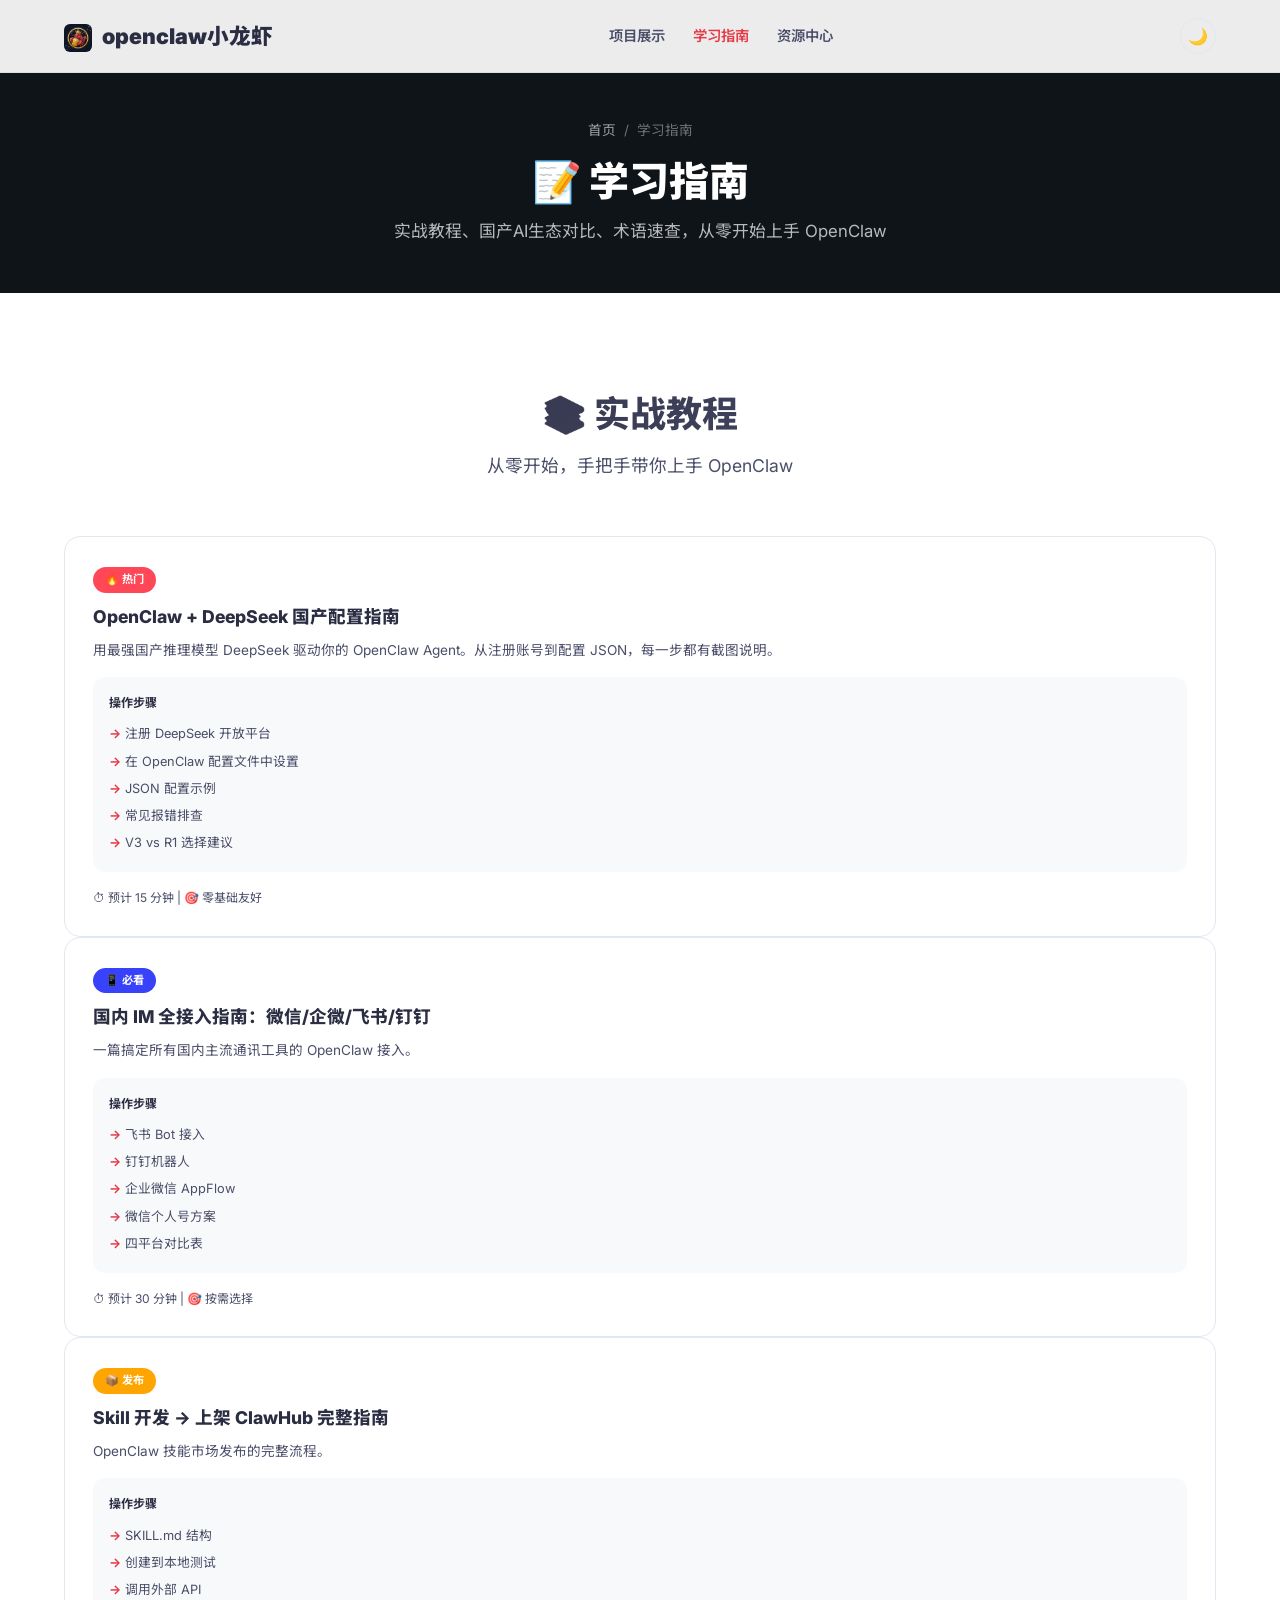
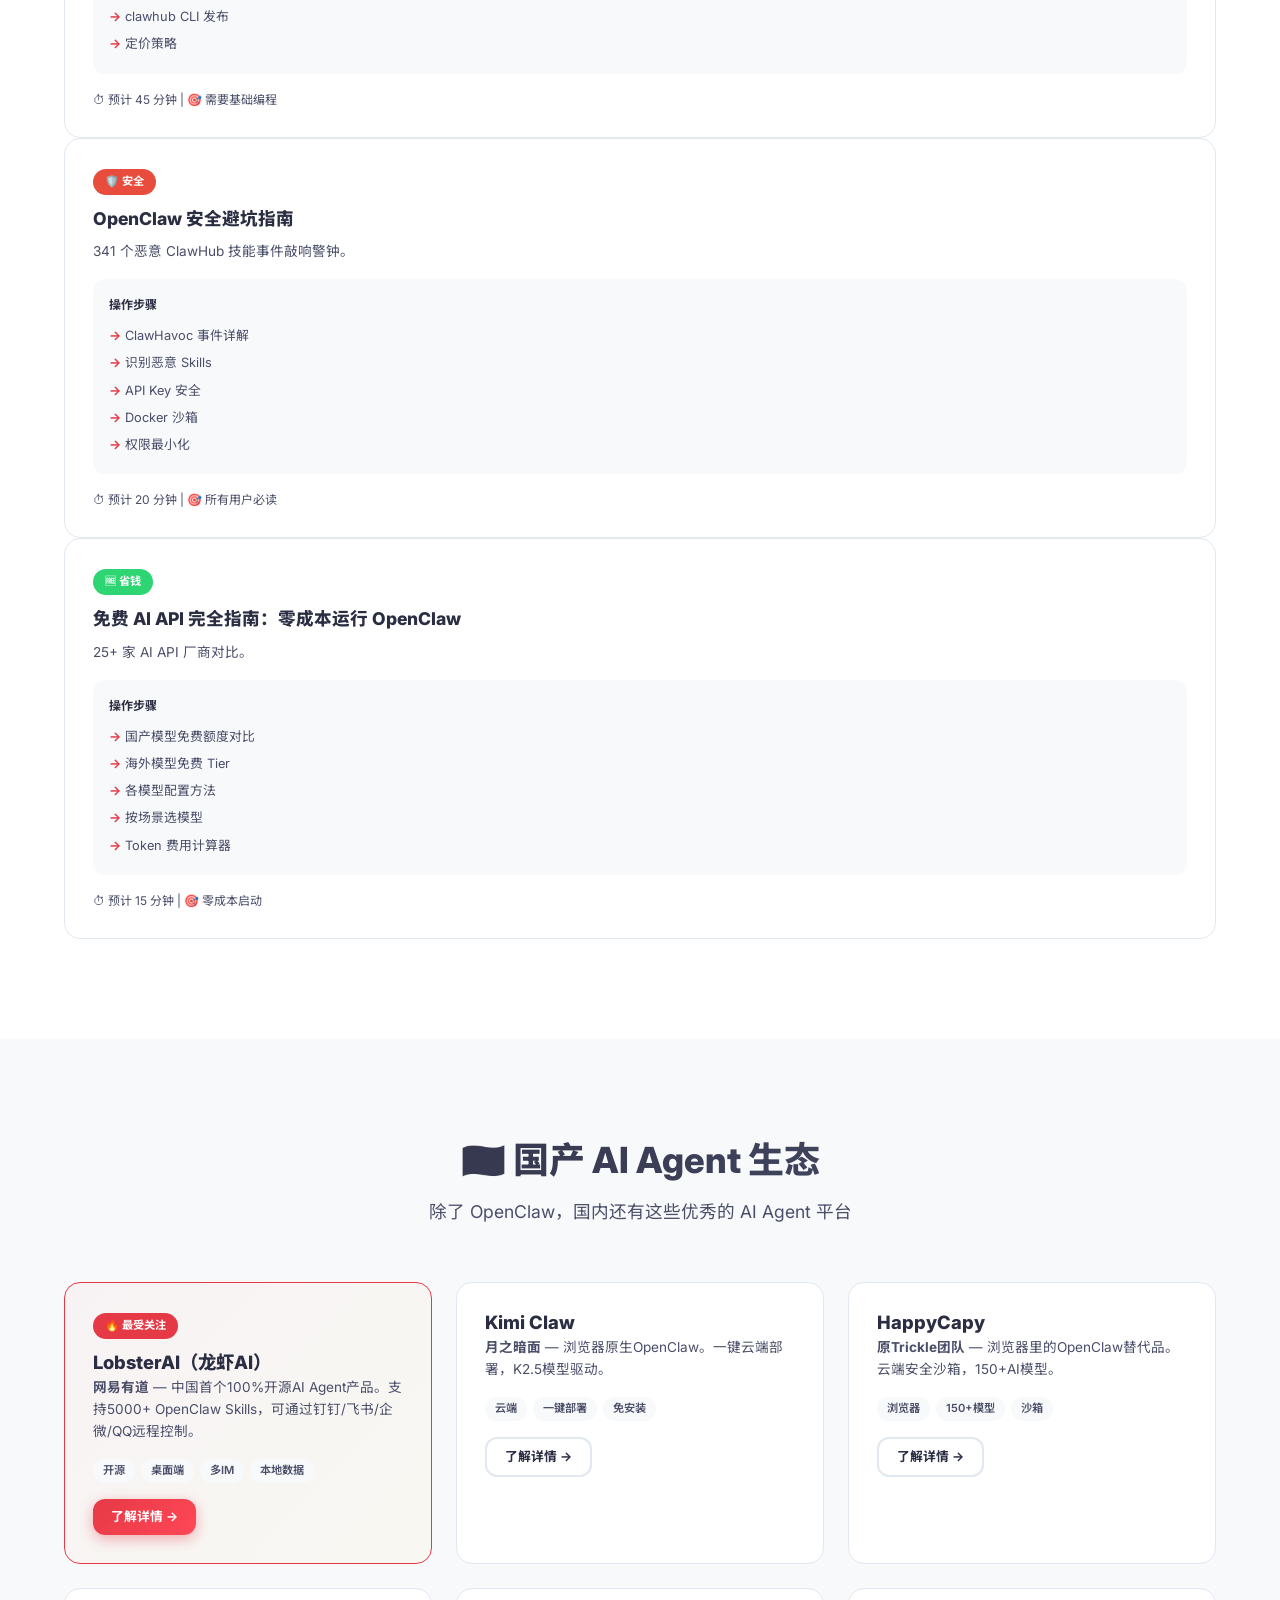
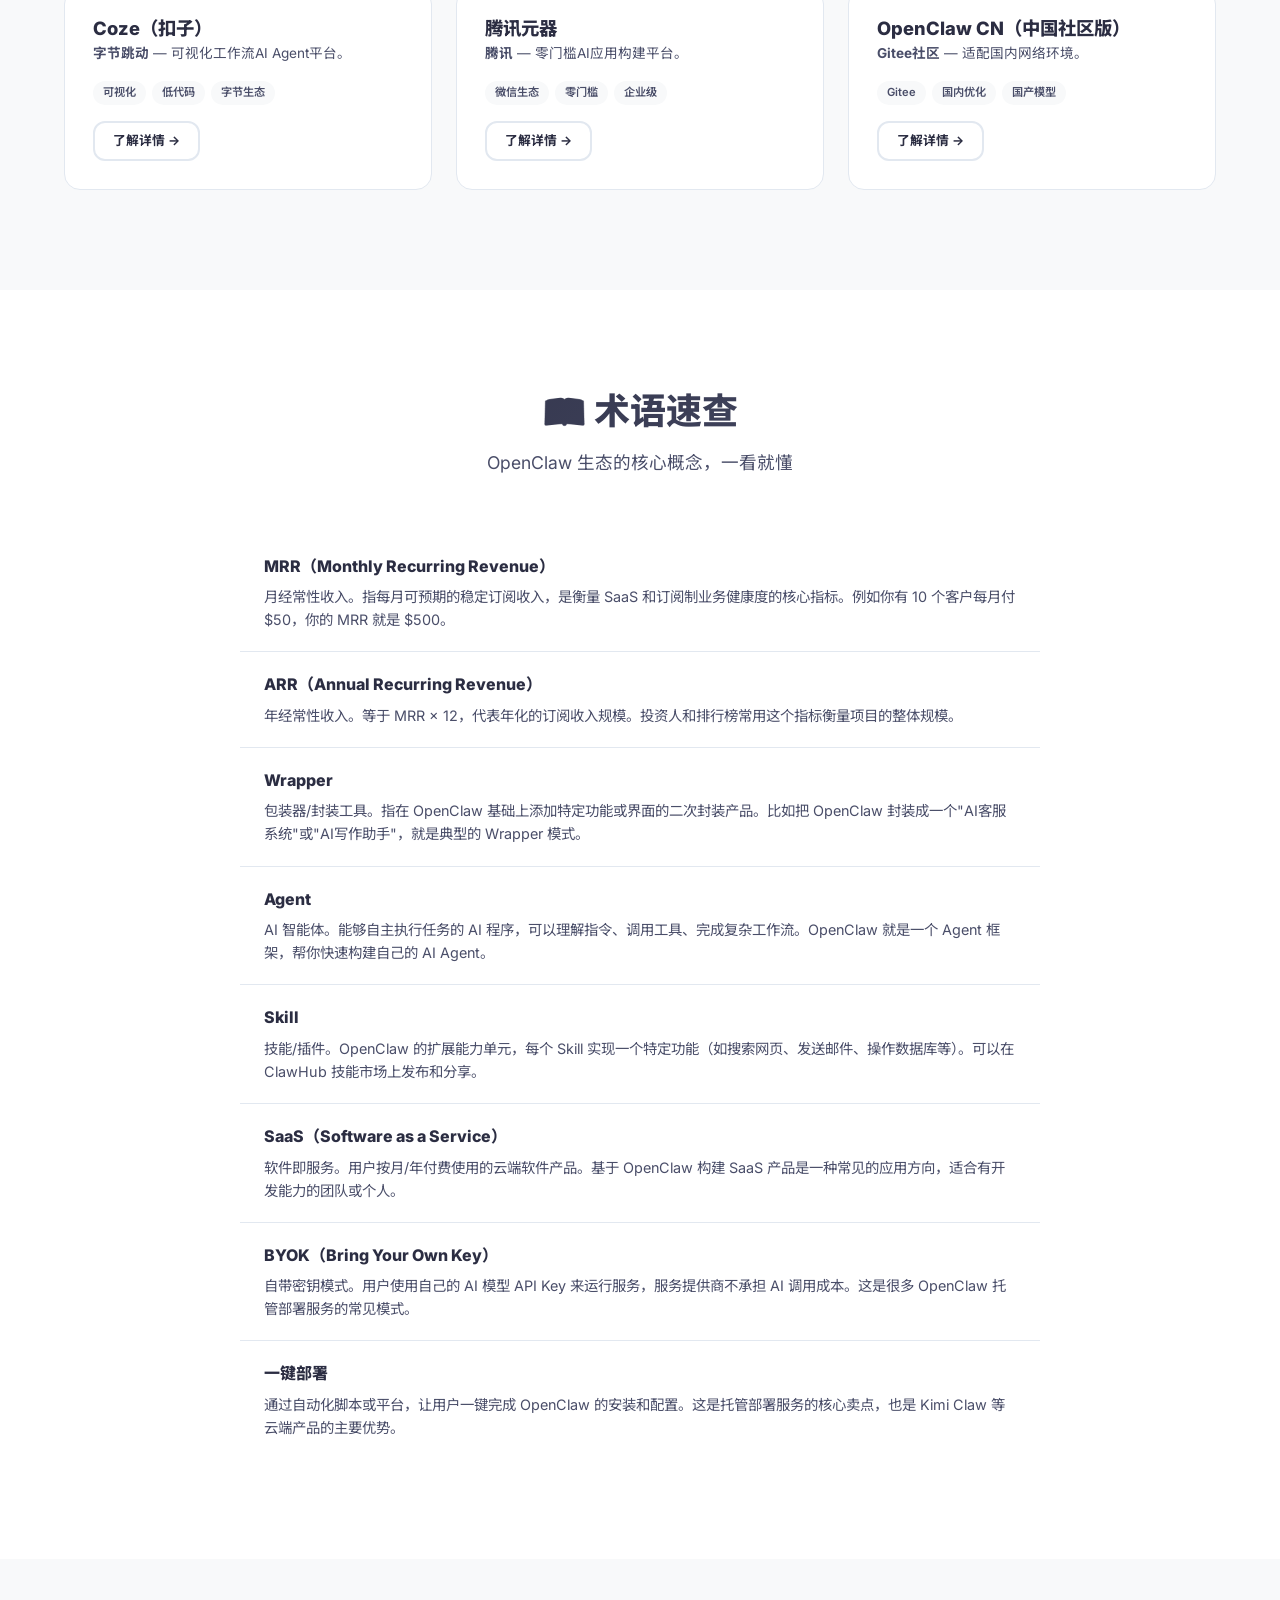
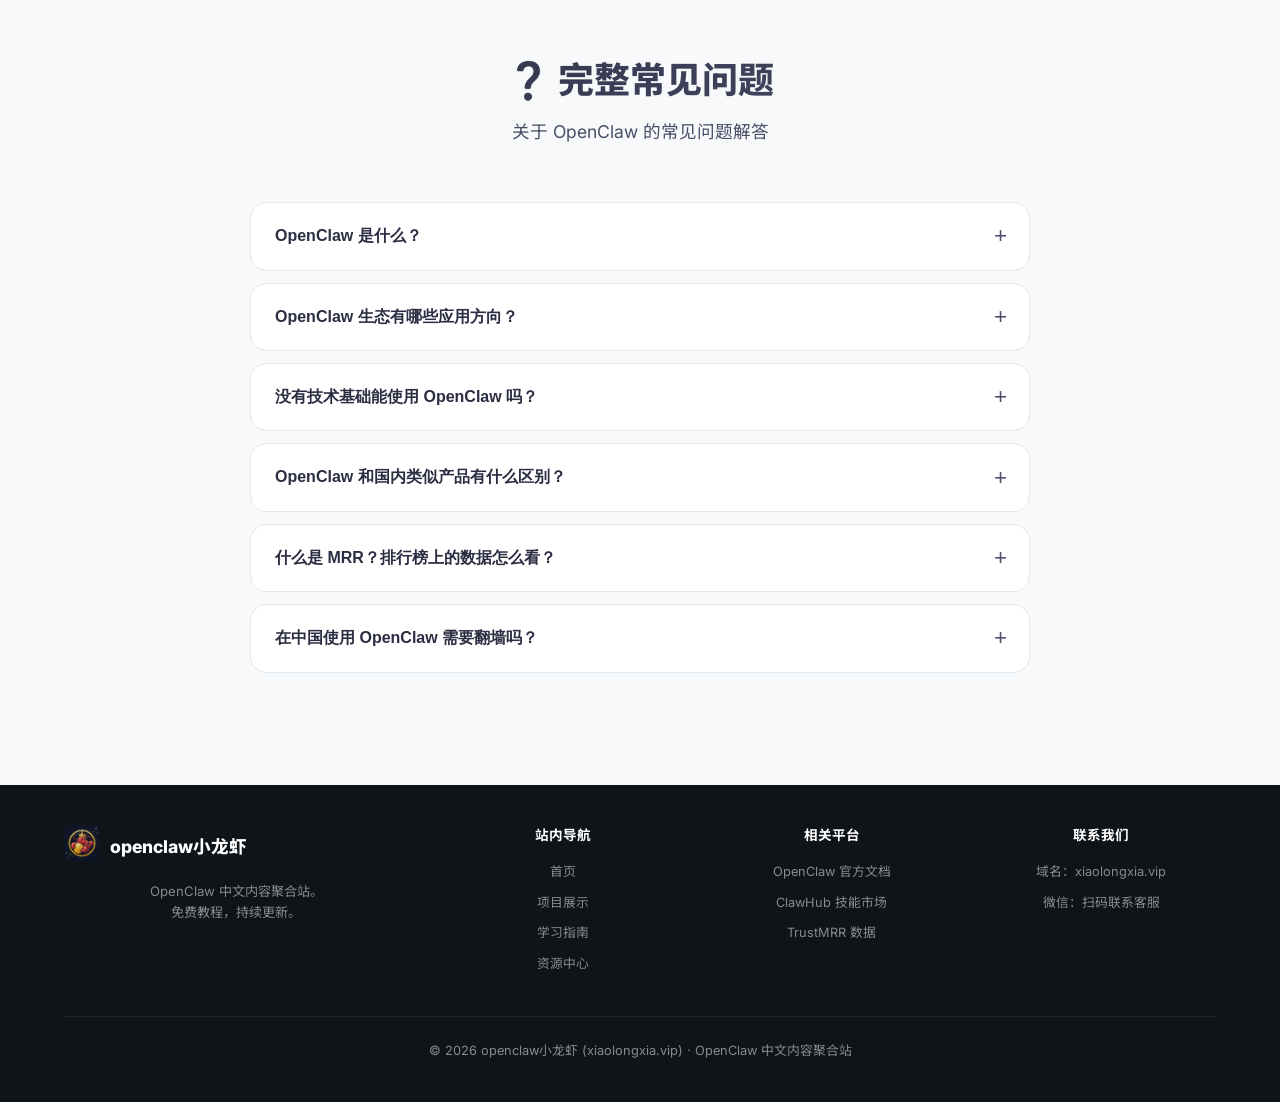
<file: guides.html>
<!DOCTYPE html>
<html lang="zh-CN">

<head>
    <meta charset="UTF-8">
    <meta name="viewport" content="width=device-width, initial-scale=1.0">
    <title>学习指南 - openclaw小龙虾 | 实战教程 + 国产AI生态 + 术语速查</title>
    <meta name="description" content="OpenClaw 实战教程、国产AI Agent生态对比、术语速查。从零开始学会使用 OpenClaw，免费教程持续更新中。">
    <meta name="keywords" content="openclaw教程,openclaw配置,DeepSeek配置,国产AI Agent,LobsterAI,Kimi Claw,openclaw学习,AI实战教程,Skill开发,ClawHub,免费AI API">
    <meta name="author" content="openclaw小龙虾">
    <meta name="robots" content="index, follow">
    <link rel="canonical" href="https://xiaolongxia.vip/guides.html">
    <link rel="icon" type="image/png" href="logo.png">
    <meta property="og:image" content="https://xiaolongxia.vip/logo.png">

    <!-- Open Graph -->
    <meta property="og:type" content="website">
    <meta property="og:url" content="https://xiaolongxia.vip/guides.html">
    <meta property="og:title" content="学习指南 - openclaw小龙虾 | 实战教程 + 国产AI生态 + 术语速查">
    <meta property="og:description" content="OpenClaw 实战教程、国产AI Agent生态对比、术语速查。从零开始学会使用 OpenClaw，免费教程持续更新中。">
    <meta property="og:site_name" content="openclaw小龙虾">
    <meta property="og:locale" content="zh_CN">

    <!-- Twitter Card -->
    <meta name="twitter:card" content="summary_large_image">
    <meta name="twitter:title" content="学习指南 - openclaw小龙虾 | 实战教程 + 国产AI生态 + 术语速查">
    <meta name="twitter:description" content="OpenClaw 实战教程、国产AI Agent生态对比、术语速查。从零开始学会使用 OpenClaw，免费教程持续更新中。">

    <!-- JSON-LD BreadcrumbList -->
    <script type="application/ld+json">
    {
        "@context": "https://schema.org",
        "@type": "BreadcrumbList",
        "itemListElement": [
            { "@type": "ListItem", "position": 1, "name": "首页", "item": "https://xiaolongxia.vip/" },
            { "@type": "ListItem", "position": 2, "name": "学习指南", "item": "https://xiaolongxia.vip/guides.html" }
        ]
    }
    </script>

    <!-- JSON-LD FAQPage -->
    <script type="application/ld+json">
    {
        "@context": "https://schema.org",
        "@type": "FAQPage",
        "mainEntity": [
            {
                "@type": "Question",
                "name": "OpenClaw 是什么？",
                "acceptedAnswer": { "@type": "Answer", "text": "OpenClaw 是一个开源的本地化 AI 智能体平台，用户无需编程即可创建和部署 AI 助理，并连接 Telegram、Discord、微信、飞书等工具。它是目前全球最受欢迎的开源 AI Agent 框架之一。" }
            },
            {
                "@type": "Question",
                "name": "OpenClaw 和国内类似产品有什么区别？",
                "acceptedAnswer": { "@type": "Answer", "text": "OpenClaw 是全球最大的开源 AI Agent 框架，生态最完善、社区最活跃。国内产品如 LobsterAI、Kimi Claw 等各有特色，但 OpenClaw 的开发者生态（Skills市场、托管部署等）目前最成熟。" }
            },
            {
                "@type": "Question",
                "name": "什么是 MRR？排行榜上的数据怎么看？",
                "acceptedAnswer": { "@type": "Answer", "text": "MRR 是 Monthly Recurring Revenue（月经常性收入），代表每月可预期的稳定收入。排行榜数据来自 TrustMRR.com 公开验证，是衡量项目盈利能力的核心指标。" }
            },
            {
                "@type": "Question",
                "name": "在中国使用 OpenClaw 需要翻墙吗？",
                "acceptedAnswer": { "@type": "Answer", "text": "OpenClaw 本身不需要翻墙。搭配国产模型（如 DeepSeek、通义千问等）可以完全在国内网络环境下使用。部分海外 AI 模型（如 OpenAI）需要代理，但有大量国产替代方案。" }
            }
        ]
    }
    </script>

    <link rel="stylesheet" href="styles.css">
    <link href="https://fonts.googleapis.com/css2?family=Inter:wght@400;600;700;800;900&family=Noto+Sans+SC:wght@400;500;700;900&display=swap" rel="stylesheet">
</head>

<body>
    <!-- 页面加载遮罩 -->
    <div class="page-loader" id="page-loader">
        <div class="loader-content">
            <picture><source srcset="logo.webp" type="image/webp"><img src="logo.png" alt="小龙虾" width="64" height="64"></picture>
            <div class="loader-bar"><div class="loader-progress"></div></div>
        </div>
    </div>

    <!-- ========== 导航栏 ========== -->
    <nav class="navbar">
        <div class="container nav-container">
            <a href="index.html" class="logo"><picture><source srcset="logo.webp" type="image/webp"><img src="logo.png" alt="小龙虾" class="logo-img" width="32" height="32"></picture> openclaw小龙虾</a>
            <ul class="nav-links">
                <li><a href="cases.html">项目展示</a></li>
                <li><a href="guides.html" class="nav-active">学习指南</a></li>
                <li><a href="resources.html">资源中心</a></li>
            </ul>
            <div class="hamburger" id="hamburger"><span></span><span></span><span></span></div>
            <button class="theme-toggle" id="theme-toggle" aria-label="切换深色模式">🌙</button>
        </div>
    </nav>

    <main role="main">
        <!-- ========== Page Hero ========== -->
        <section class="page-hero">
            <div class="container">
                <nav class="breadcrumb" aria-label="面包屑导航">
                    <a href="index.html">首页</a> <span>/</span> <span>学习指南</span>
                </nav>
                <h1>📝 学习指南</h1>
                <p>实战教程、国产AI生态对比、术语速查，从零开始上手 OpenClaw</p>
            </div>
        </section>

        <!-- ========== 实战教程 ========== -->
        <section id="guides" class="section">
            <div class="container">
                <h2 class="section-title">📚 实战教程</h2>
                <p class="section-subtitle">从零开始，手把手带你上手 OpenClaw</p>

                <div class="guide-card reveal">
                    <span class="guide-tag" style="background:#ff4757;color:#fff;">🔥 热门</span>
                    <h3>OpenClaw + DeepSeek 国产配置指南</h3>
                    <p>用最强国产推理模型 DeepSeek 驱动你的 OpenClaw Agent。从注册账号到配置 JSON，每一步都有截图说明。</p>
                    <div class="guide-steps">
                        <span>操作步骤</span>
                        <ul>
                            <li>注册 DeepSeek 开放平台</li>
                            <li>在 OpenClaw 配置文件中设置</li>
                            <li>JSON 配置示例</li>
                            <li>常见报错排查</li>
                            <li>V3 vs R1 选择建议</li>
                        </ul>
                    </div>
                    <div class="guide-meta">⏱ 预计 15 分钟 | 🎯 零基础友好</div>
                </div>

                <div class="guide-card reveal">
                    <span class="guide-tag" style="background:#3742fa;color:#fff;">📱 必看</span>
                    <h3>国内 IM 全接入指南：微信/企微/飞书/钉钉</h3>
                    <p>一篇搞定所有国内主流通讯工具的 OpenClaw 接入。</p>
                    <div class="guide-steps">
                        <span>操作步骤</span>
                        <ul>
                            <li>飞书 Bot 接入</li>
                            <li>钉钉机器人</li>
                            <li>企业微信 AppFlow</li>
                            <li>微信个人号方案</li>
                            <li>四平台对比表</li>
                        </ul>
                    </div>
                    <div class="guide-meta">⏱ 预计 30 分钟 | 🎯 按需选择</div>
                </div>

                <div class="guide-card reveal">
                    <span class="guide-tag" style="background:#ffa502;color:#fff;">📦 发布</span>
                    <h3>Skill 开发 → 上架 ClawHub 完整指南</h3>
                    <p>OpenClaw 技能市场发布的完整流程。</p>
                    <div class="guide-steps">
                        <span>操作步骤</span>
                        <ul>
                            <li>SKILL.md 结构</li>
                            <li>创建到本地测试</li>
                            <li>调用外部 API</li>
                            <li>clawhub CLI 发布</li>
                            <li>定价策略</li>
                        </ul>
                    </div>
                    <div class="guide-meta">⏱ 预计 45 分钟 | 🎯 需要基础编程</div>
                </div>

                <div class="guide-card reveal">
                    <span class="guide-tag" style="background:#e74c3c;color:#fff;">🛡️ 安全</span>
                    <h3>OpenClaw 安全避坑指南</h3>
                    <p>341 个恶意 ClawHub 技能事件敲响警钟。</p>
                    <div class="guide-steps">
                        <span>操作步骤</span>
                        <ul>
                            <li>ClawHavoc 事件详解</li>
                            <li>识别恶意 Skills</li>
                            <li>API Key 安全</li>
                            <li>Docker 沙箱</li>
                            <li>权限最小化</li>
                        </ul>
                    </div>
                    <div class="guide-meta">⏱ 预计 20 分钟 | 🎯 所有用户必读</div>
                </div>

                <div class="guide-card reveal">
                    <span class="guide-tag" style="background:#2ed573;color:#fff;">🆓 省钱</span>
                    <h3>免费 AI API 完全指南：零成本运行 OpenClaw</h3>
                    <p>25+ 家 AI API 厂商对比。</p>
                    <div class="guide-steps">
                        <span>操作步骤</span>
                        <ul>
                            <li>国产模型免费额度对比</li>
                            <li>海外模型免费 Tier</li>
                            <li>各模型配置方法</li>
                            <li>按场景选模型</li>
                            <li>Token 费用计算器</li>
                        </ul>
                    </div>
                    <div class="guide-meta">⏱ 预计 15 分钟 | 🎯 零成本启动</div>
                </div>
            </div>
        </section>

        <!-- ========== 国产 AI Agent 生态 ========== -->
        <section id="alternatives" class="section bg-light">
            <div class="container">
                <h2 class="section-title">🇨🇳 国产 AI Agent 生态</h2>
                <p class="section-subtitle">除了 OpenClaw，国内还有这些优秀的 AI Agent 平台</p>

                <div class="alt-grid">
                    <div class="alt-card alt-featured reveal">
                        <span class="alt-badge">🔥 最受关注</span>
                        <h3>LobsterAI（龙虾AI）</h3>
                        <p><strong>网易有道</strong> — 中国首个100%开源AI Agent产品。支持5000+ OpenClaw Skills，可通过钉钉/飞书/企微/QQ远程控制。</p>
                        <div class="alt-tags">
                            <span class="alt-tag">开源</span>
                            <span class="alt-tag">桌面端</span>
                            <span class="alt-tag">多IM</span>
                            <span class="alt-tag">本地数据</span>
                        </div>
                        <a href="https://lobster.youdao.com" target="_blank" class="btn btn-primary btn-small">了解详情 →</a>
                    </div>

                    <div class="alt-card reveal">
                        <h3>Kimi Claw</h3>
                        <p><strong>月之暗面</strong> — 浏览器原生OpenClaw。一键云端部署，K2.5模型驱动。</p>
                        <div class="alt-tags">
                            <span class="alt-tag">云端</span>
                            <span class="alt-tag">一键部署</span>
                            <span class="alt-tag">免安装</span>
                        </div>
                        <a href="https://kimi.com/claw" target="_blank" class="btn btn-secondary btn-small">了解详情 →</a>
                    </div>

                    <div class="alt-card reveal">
                        <h3>HappyCapy</h3>
                        <p><strong>原Trickle团队</strong> — 浏览器里的OpenClaw替代品。云端安全沙箱，150+AI模型。</p>
                        <div class="alt-tags">
                            <span class="alt-tag">浏览器</span>
                            <span class="alt-tag">150+模型</span>
                            <span class="alt-tag">沙箱</span>
                        </div>
                        <a href="https://happycapy.com" target="_blank" class="btn btn-secondary btn-small">了解详情 →</a>
                    </div>

                    <div class="alt-card reveal">
                        <h3>Coze（扣子）</h3>
                        <p><strong>字节跳动</strong> — 可视化工作流AI Agent平台。</p>
                        <div class="alt-tags">
                            <span class="alt-tag">可视化</span>
                            <span class="alt-tag">低代码</span>
                            <span class="alt-tag">字节生态</span>
                        </div>
                        <a href="https://www.coze.cn" target="_blank" class="btn btn-secondary btn-small">了解详情 →</a>
                    </div>

                    <div class="alt-card reveal">
                        <h3>腾讯元器</h3>
                        <p><strong>腾讯</strong> — 零门槛AI应用构建平台。</p>
                        <div class="alt-tags">
                            <span class="alt-tag">微信生态</span>
                            <span class="alt-tag">零门槛</span>
                            <span class="alt-tag">企业级</span>
                        </div>
                        <a href="https://yuanqi.tencent.com" target="_blank" class="btn btn-secondary btn-small">了解详情 →</a>
                    </div>

                    <div class="alt-card reveal">
                        <h3>OpenClaw CN（中国社区版）</h3>
                        <p><strong>Gitee社区</strong> — 适配国内网络环境。</p>
                        <div class="alt-tags">
                            <span class="alt-tag">Gitee</span>
                            <span class="alt-tag">国内优化</span>
                            <span class="alt-tag">国产模型</span>
                        </div>
                        <a href="https://gitee.com/openclaw-cn" target="_blank" class="btn btn-secondary btn-small">了解详情 →</a>
                    </div>
                </div>
            </div>
        </section>

        <!-- ========== 术语速查 ========== -->
        <section id="glossary" class="section">
            <div class="container">
                <h2 class="section-title">📖 术语速查</h2>
                <p class="section-subtitle">OpenClaw 生态的核心概念，一看就懂</p>

                <div class="glossary-grid">
                    <dl class="glossary-list">
                        <div class="glossary-item reveal">
                            <dt>MRR（Monthly Recurring Revenue）</dt>
                            <dd>月经常性收入。指每月可预期的稳定订阅收入，是衡量 SaaS 和订阅制业务健康度的核心指标。例如你有 10 个客户每月付 $50，你的 MRR 就是 $500。</dd>
                        </div>
                        <div class="glossary-item reveal">
                            <dt>ARR（Annual Recurring Revenue）</dt>
                            <dd>年经常性收入。等于 MRR × 12，代表年化的订阅收入规模。投资人和排行榜常用这个指标衡量项目的整体规模。</dd>
                        </div>
                        <div class="glossary-item reveal">
                            <dt>Wrapper</dt>
                            <dd>包装器/封装工具。指在 OpenClaw 基础上添加特定功能或界面的二次封装产品。比如把 OpenClaw 封装成一个"AI客服系统"或"AI写作助手"，就是典型的 Wrapper 模式。</dd>
                        </div>
                        <div class="glossary-item reveal">
                            <dt>Agent</dt>
                            <dd>AI 智能体。能够自主执行任务的 AI 程序，可以理解指令、调用工具、完成复杂工作流。OpenClaw 就是一个 Agent 框架，帮你快速构建自己的 AI Agent。</dd>
                        </div>
                        <div class="glossary-item reveal">
                            <dt>Skill</dt>
                            <dd>技能/插件。OpenClaw 的扩展能力单元，每个 Skill 实现一个特定功能（如搜索网页、发送邮件、操作数据库等）。可以在 ClawHub 技能市场上发布和分享。</dd>
                        </div>
                        <div class="glossary-item reveal">
                            <dt>SaaS（Software as a Service）</dt>
                            <dd>软件即服务。用户按月/年付费使用的云端软件产品。基于 OpenClaw 构建 SaaS 产品是一种常见的应用方向，适合有开发能力的团队或个人。</dd>
                        </div>
                        <div class="glossary-item reveal">
                            <dt>BYOK（Bring Your Own Key）</dt>
                            <dd>自带密钥模式。用户使用自己的 AI 模型 API Key 来运行服务，服务提供商不承担 AI 调用成本。这是很多 OpenClaw 托管部署服务的常见模式。</dd>
                        </div>
                        <div class="glossary-item reveal">
                            <dt>一键部署</dt>
                            <dd>通过自动化脚本或平台，让用户一键完成 OpenClaw 的安装和配置。这是托管部署服务的核心卖点，也是 Kimi Claw 等云端产品的主要优势。</dd>
                        </div>
                    </dl>
                </div>
            </div>
        </section>

        <!-- ========== 完整 FAQ ========== -->
        <section id="faq-full" class="section bg-light" aria-label="完整常见问题">
            <div class="container">
                <h2 class="section-title">❓ 完整常见问题</h2>
                <p class="section-subtitle">关于 OpenClaw 的常见问题解答</p>

                <div class="faq-container" id="faq-container">
                    <article class="faq-item" itemscope itemprop="mainEntity" itemtype="https://schema.org/Question">
                        <button class="faq-question" itemprop="name">OpenClaw 是什么？</button>
                        <div class="faq-answer" itemscope itemprop="acceptedAnswer" itemtype="https://schema.org/Answer">
                            <div itemprop="text">
                                <p>OpenClaw 是一个<strong>开源的本地化 AI 智能体平台</strong>，用户无需编程即可创建和部署 AI 助理，并连接 Telegram、Discord、微信、飞书等工具。它是目前全球最受欢迎的开源 AI Agent 框架之一，在 GitHub 上拥有超过 140,000 颗 Star。</p>
                            </div>
                        </div>
                    </article>

                    <article class="faq-item" itemscope itemprop="mainEntity" itemtype="https://schema.org/Question">
                        <button class="faq-question" itemprop="name">OpenClaw 生态有哪些应用方向？</button>
                        <div class="faq-answer" itemscope itemprop="acceptedAnswer" itemtype="https://schema.org/Answer">
                            <div itemprop="text">
                                <p>根据 <cite>TrustMRR.com</cite> 的公开数据，目前已有 159 个 OpenClaw 相关项目在运行。主要应用方向包括：</p>
                                <ul>
                                    <li><strong>托管部署</strong> — 一键云端部署服务</li>
                                    <li><strong>安装服务</strong> — 为用户远程或线下安装配置</li>
                                    <li><strong>模板/Wrapper</strong> — 基于 OpenClaw 的二次封装工具</li>
                                    <li><strong>培训教育</strong> — OpenClaw 使用培训</li>
                                    <li><strong>技能市场</strong> — 开发和发布 AI 技能插件</li>
                                    <li><strong>SaaS 产品</strong> — 基于 OpenClaw 构建独立产品</li>
                                </ul>
                                <p><a href="cases.html">查看完整项目展示和方向分析 →</a></p>
                            </div>
                        </div>
                    </article>

                    <article class="faq-item" itemscope itemprop="mainEntity" itemtype="https://schema.org/Question">
                        <button class="faq-question" itemprop="name">没有技术基础能使用 OpenClaw 吗？</button>
                        <div class="faq-answer" itemscope itemprop="acceptedAnswer" itemtype="https://schema.org/Answer">
                            <div itemprop="text">
                                <p><strong>完全可以。</strong>OpenClaw 本身对技术要求不高，零基础用户可以从基础配置入手，参考本站教程逐步上手，再根据兴趣深入探索更多应用方向。</p>
                            </div>
                        </div>
                    </article>

                    <article class="faq-item" itemscope itemprop="mainEntity" itemtype="https://schema.org/Question">
                        <button class="faq-question" itemprop="name">OpenClaw 和国内类似产品有什么区别？</button>
                        <div class="faq-answer" itemscope itemprop="acceptedAnswer" itemtype="https://schema.org/Answer">
                            <div itemprop="text">
                                <p>OpenClaw 是全球最大的开源 AI Agent 框架，生态最完善、社区最活跃。国内产品各有特色：</p>
                                <ul>
                                    <li><strong>LobsterAI</strong> — 中国首个100%开源，兼容 OpenClaw Skills</li>
                                    <li><strong>Kimi Claw</strong> — 云端一键部署，无需安装</li>
                                    <li><strong>Coze（扣子）</strong> — 可视化工作流，低代码</li>
                                </ul>
                                <p>OpenClaw 的开发者生态（Skills市场、托管部署等）目前最成熟。详见 <a href="#alternatives">国产AI生态对比</a>。</p>
                            </div>
                        </div>
                    </article>

                    <article class="faq-item" itemscope itemprop="mainEntity" itemtype="https://schema.org/Question">
                        <button class="faq-question" itemprop="name">什么是 MRR？排行榜上的数据怎么看？</button>
                        <div class="faq-answer" itemscope itemprop="acceptedAnswer" itemtype="https://schema.org/Answer">
                            <div itemprop="text">
                                <p><strong>MRR</strong> 是 Monthly Recurring Revenue（月经常性收入），代表每月可预期的稳定收入。这是衡量订阅制业务健康度的核心指标。</p>
                                <p>排行榜数据来自 <cite>TrustMRR.com</cite> 公开验证，展示了各项目的月收入、累计收入和增长趋势。数字越高代表项目规模越大。更多术语请查看 <a href="#glossary">术语速查</a>。</p>
                            </div>
                        </div>
                    </article>

                    <article class="faq-item" itemscope itemprop="mainEntity" itemtype="https://schema.org/Question">
                        <button class="faq-question" itemprop="name">在中国使用 OpenClaw 需要翻墙吗？</button>
                        <div class="faq-answer" itemscope itemprop="acceptedAnswer" itemtype="https://schema.org/Answer">
                            <div itemprop="text">
                                <p><strong>OpenClaw 本身不需要翻墙。</strong>搭配国产模型（如 DeepSeek、通义千问、智谱GLM等）可以完全在国内网络环境下使用。</p>
                                <p>部分海外 AI 模型（如 OpenAI、Claude）需要代理访问，但国内有大量免费或低成本的替代方案。详见 <a href="#guides">免费 AI API 完全指南</a>。</p>
                            </div>
                        </div>
                    </article>
                </div>
            </div>
        </section>
    </main>

    <!-- ========== Footer ========== -->
    <footer class="footer" role="contentinfo">
        <div class="container">
            <div class="footer-grid">
                <div class="footer-col">
                    <div class="footer-brand">
                        <picture><source srcset="logo.webp" type="image/webp"><img src="logo.png" alt="小龙虾" class="footer-logo" width="32" height="32"></picture>
                        <span>openclaw小龙虾</span>
                    </div>
                    <p class="footer-desc">OpenClaw 中文内容聚合站。<br>免费教程，持续更新。</p>
                </div>
                <div class="footer-col">
                    <h4>站内导航</h4>
                    <ul>
                        <li><a href="index.html">首页</a></li>
                        <li><a href="cases.html">项目展示</a></li>
                        <li><a href="guides.html">学习指南</a></li>
                        <li><a href="resources.html">资源中心</a></li>
                    </ul>
                </div>
                <div class="footer-col">
                    <h4>相关平台</h4>
                    <ul>
                        <li><a href="https://docs.openclaw.ai" target="_blank">OpenClaw 官方文档</a></li>
                        <li><a href="https://clawhub.com" target="_blank">ClawHub 技能市场</a></li>
                        <li><a href="https://trustmrr.com/special-category/openclaw" target="_blank">TrustMRR 数据</a></li>
                    </ul>
                </div>
                <div class="footer-col">
                    <h4>联系我们</h4>
                    <ul>
                        <li>域名：xiaolongxia.vip</li>
                        <li>微信：扫码联系客服</li>
                    </ul>
                </div>
            </div>
            <div class="footer-bottom">
                <p>&copy; 2026 openclaw小龙虾 (xiaolongxia.vip) · OpenClaw 中文内容聚合站</p>
            </div>
        </div>
    </footer>

    <button class="back-to-top" id="back-to-top" aria-label="返回顶部">↑</button>

    <script src="script.js"></script>
</body>
</html>
</file>
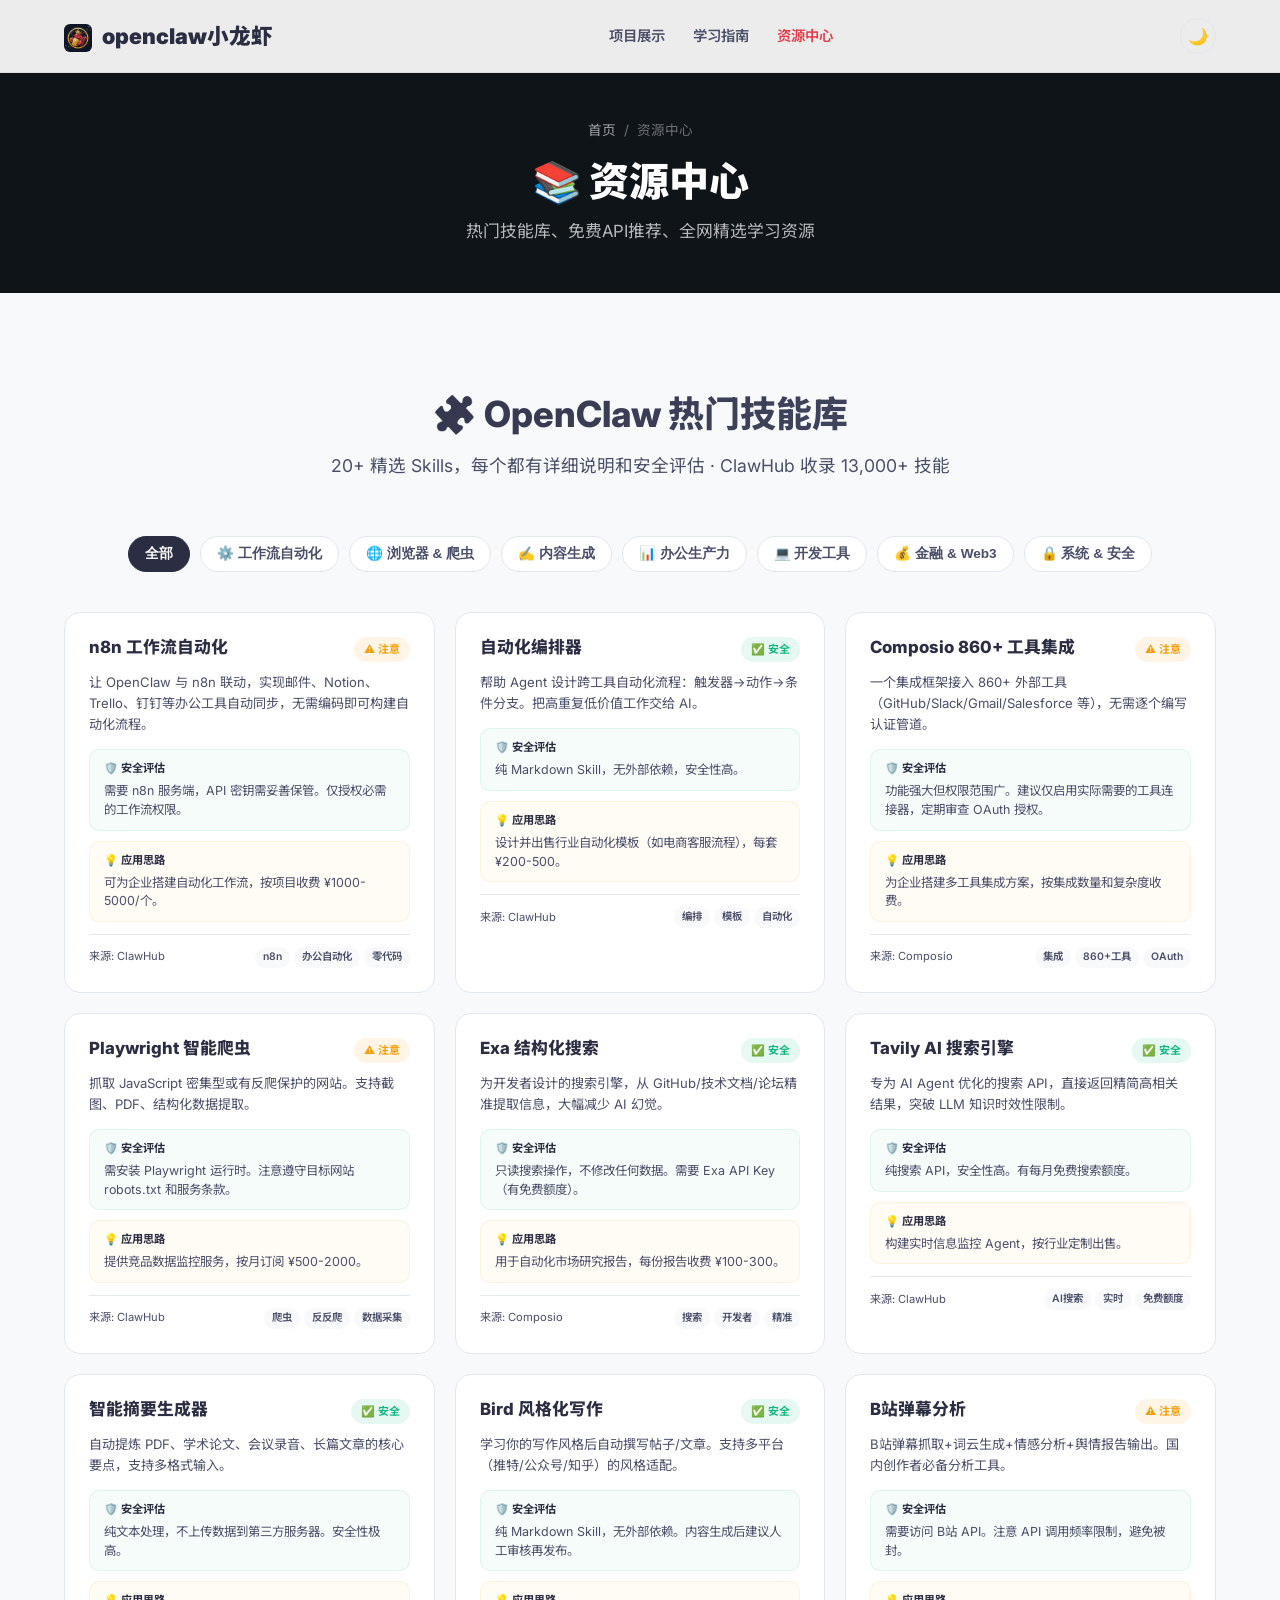
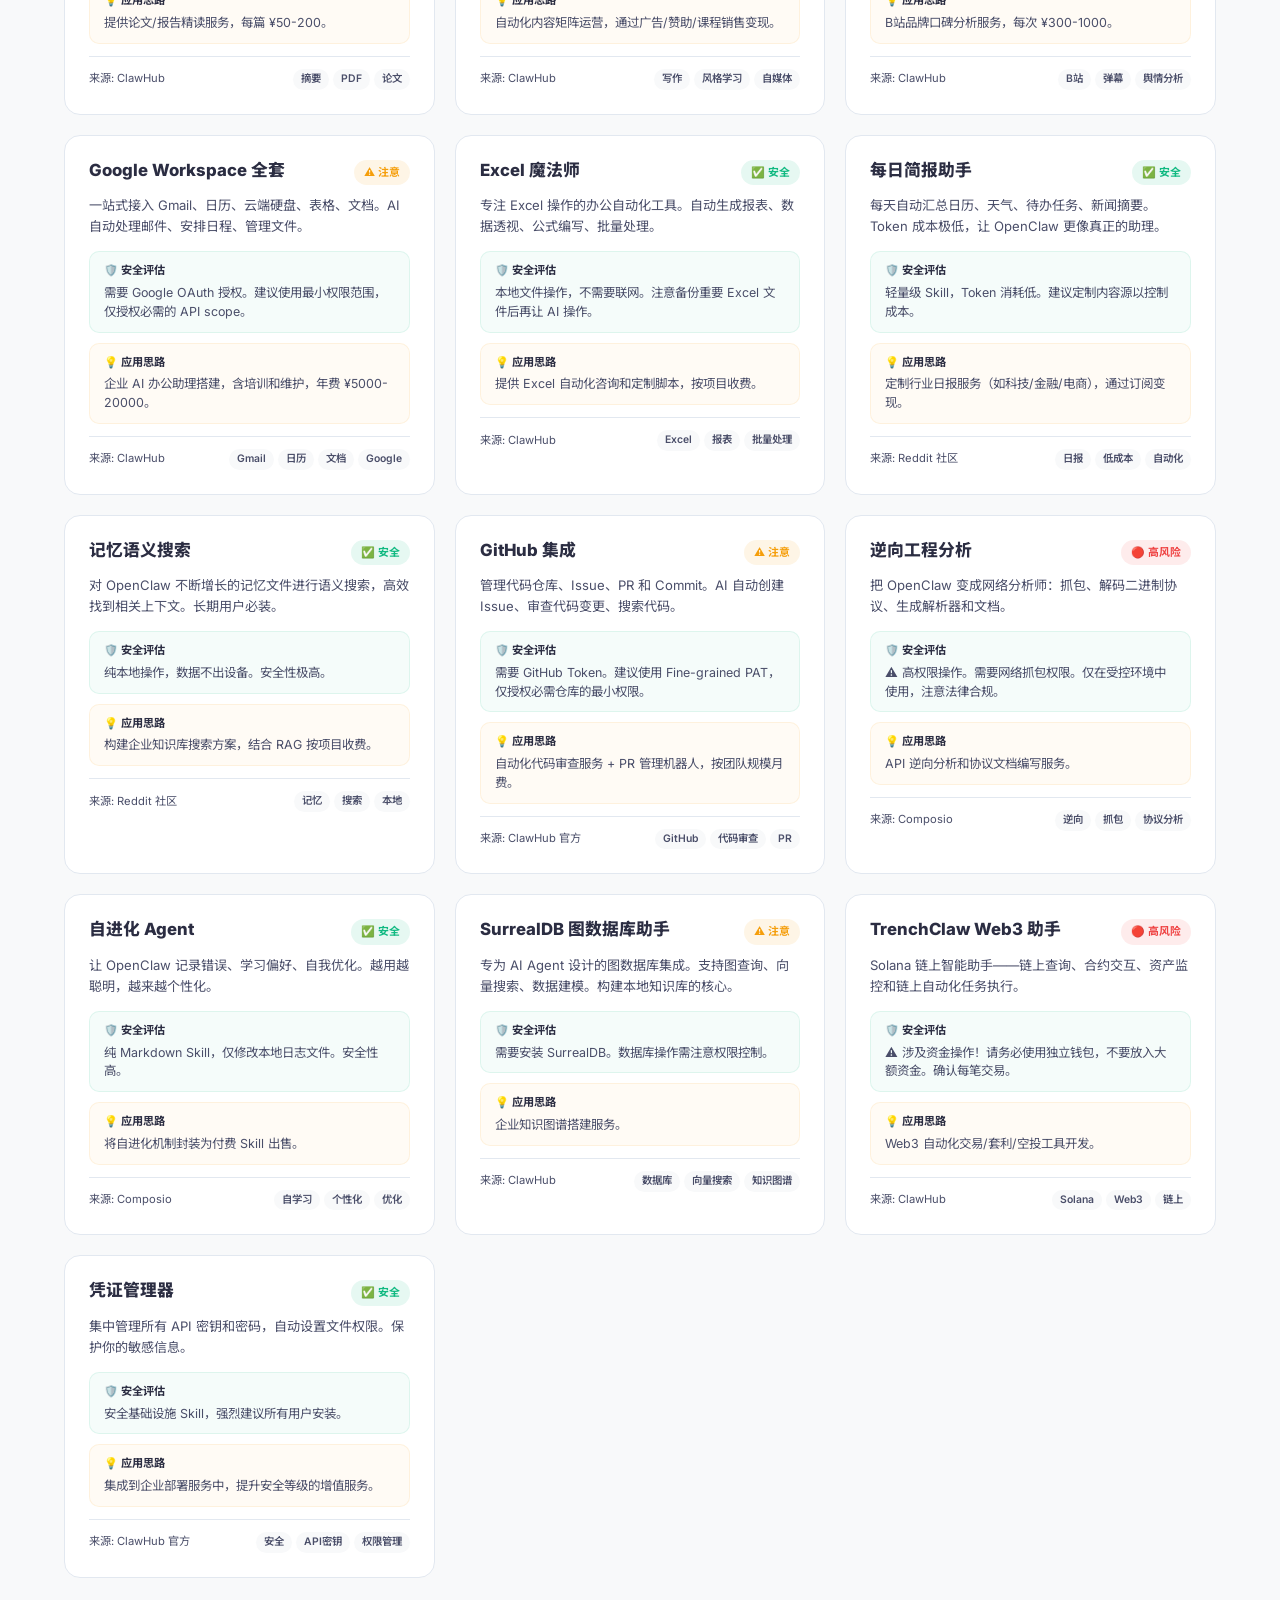
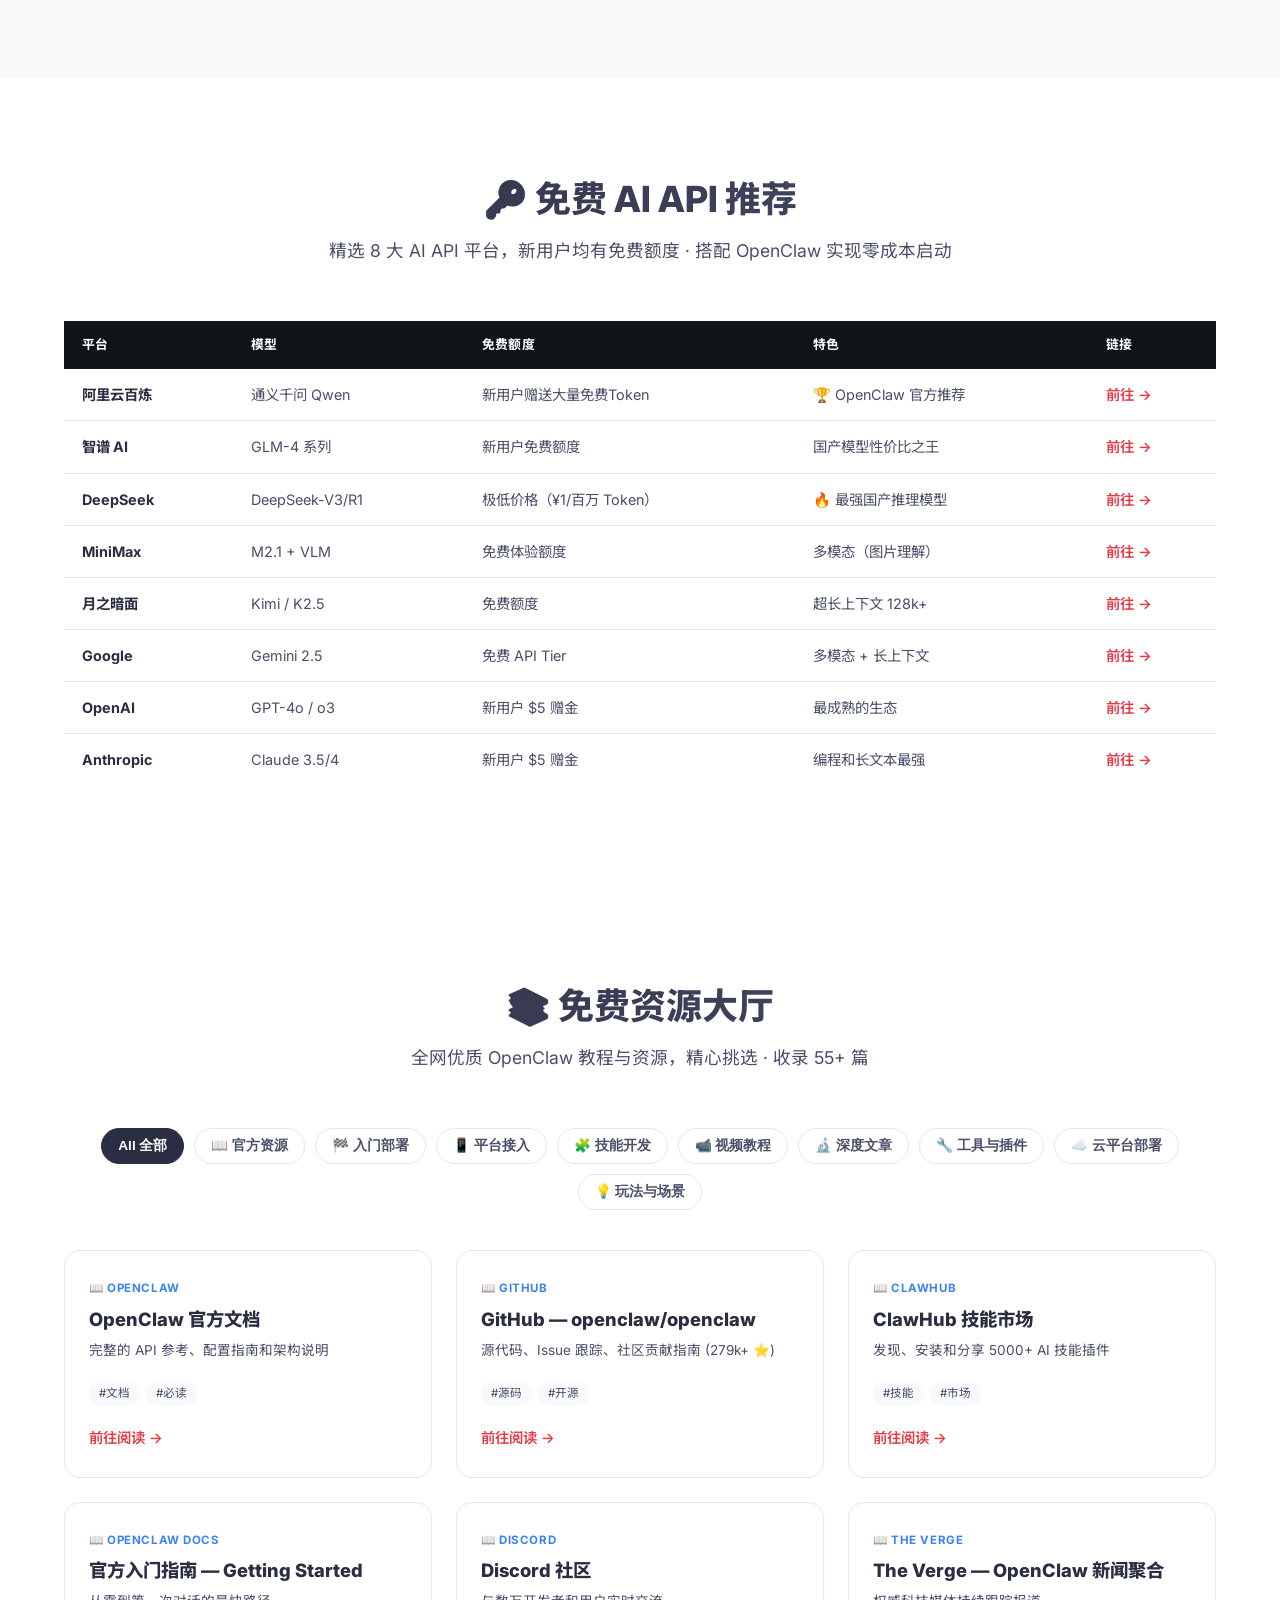
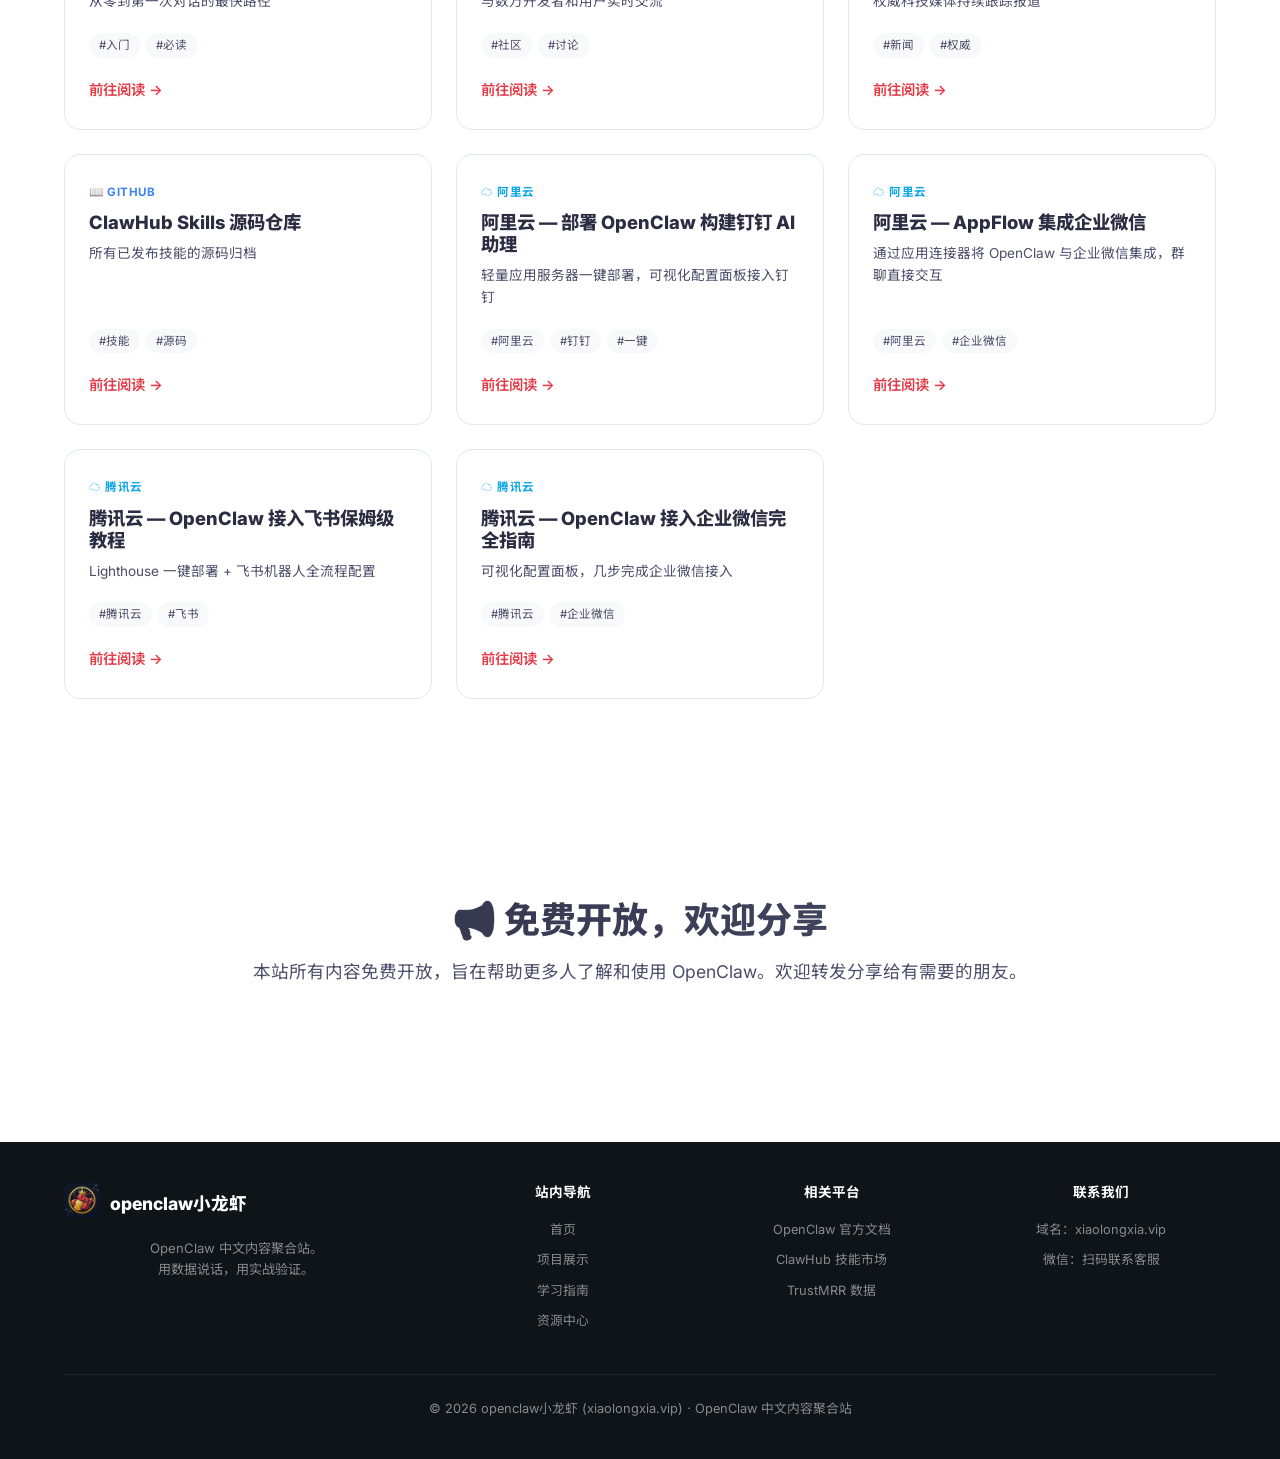
<file: resources.html>
<!DOCTYPE html>
<html lang="zh-CN">

<head>
    <meta charset="UTF-8">
    <meta name="viewport" content="width=device-width, initial-scale=1.0">
    <title>资源中心 - openclaw小龙虾 | 技能库 + 免费API + 学习资源</title>
    <meta name="description" content="OpenClaw 热门技能库、免费AI API推荐、55+ 精选学习资源。从工作流自动化到浏览器爬虫，找到最适合你的实用工具。">
    <meta name="keywords"
        content="openclaw技能库,免费AI API,openclaw教程,AI学习资源,openclaw skills,DeepSeek API,通义千问API,openclaw工具,AI资源中心">
    <meta name="author" content="openclaw小龙虾">
    <meta name="robots" content="index, follow">
    <link rel="canonical" href="https://xiaolongxia.vip/resources.html">
    <link rel="icon" type="image/png" href="logo.png">
    <meta property="og:image" content="https://xiaolongxia.vip/logo.png">

    <!-- Open Graph / 微信分享 -->
    <meta property="og:type" content="website">
    <meta property="og:url" content="https://xiaolongxia.vip/resources.html">
    <meta property="og:title" content="资源中心 - openclaw小龙虾 | 技能库 + 免费API + 学习资源">
    <meta property="og:description" content="OpenClaw 热门技能库、免费AI API推荐、55+ 精选学习资源。找到最适合你的实用工具。">
    <meta property="og:site_name" content="openclaw小龙虾">
    <meta property="og:locale" content="zh_CN">

    <!-- Twitter Card -->
    <meta name="twitter:card" content="summary_large_image">
    <meta name="twitter:title" content="资源中心 - openclaw小龙虾 | 技能库 + 免费API + 学习资源">
    <meta name="twitter:description" content="OpenClaw 热门技能库、免费AI API推荐、55+ 精选学习资源。找到最适合你的实用工具。">

    <!-- JSON-LD BreadcrumbList -->
    <script type="application/ld+json">
    {
        "@context": "https://schema.org",
        "@type": "BreadcrumbList",
        "itemListElement": [
            { "@type": "ListItem", "position": 1, "name": "首页", "item": "https://xiaolongxia.vip/" },
            { "@type": "ListItem", "position": 2, "name": "资源中心", "item": "https://xiaolongxia.vip/resources.html" }
        ]
    }
    </script>

    <link rel="stylesheet" href="styles.css">
    <link href="https://fonts.googleapis.com/css2?family=Inter:wght@400;600;700;800;900&family=Noto+Sans+SC:wght@400;500;700;900&display=swap" rel="stylesheet">
</head>

<body>
    <!-- 页面加载遮罩 -->
    <div class="page-loader" id="page-loader">
        <div class="loader-content">
            <picture><source srcset="logo.webp" type="image/webp"><img src="logo.png" alt="小龙虾" width="64" height="64"></picture>
            <div class="loader-bar"><div class="loader-progress"></div></div>
        </div>
    </div>

    <!-- ========== 导航栏 ========== -->
    <nav class="navbar">
        <div class="container nav-container">
            <a href="index.html" class="logo"><picture><source srcset="logo.webp" type="image/webp"><img src="logo.png" alt="小龙虾" class="logo-img" width="32" height="32"></picture> openclaw小龙虾</a>
            <ul class="nav-links">
                <li><a href="cases.html">项目展示</a></li>
                <li><a href="guides.html">学习指南</a></li>
                <li><a href="resources.html" class="nav-active">资源中心</a></li>
            </ul>
            <div class="hamburger" id="hamburger"><span></span><span></span><span></span></div>
            <button class="theme-toggle" id="theme-toggle" aria-label="切换深色模式">🌙</button>
        </div>
    </nav>

    <!-- ========== 页面头部 ========== -->
    <section class="page-hero">
        <div class="container">
            <nav class="breadcrumb" aria-label="面包屑导航">
                <a href="index.html">首页</a> <span>/</span> <span>资源中心</span>
            </nav>
            <h1>📚 资源中心</h1>
            <p>热门技能库、免费API推荐、全网精选学习资源</p>
        </div>
    </section>

    <!-- ========== 技能库 ========== -->
    <section id="skills" class="section bg-light">
        <div class="container">
            <h2 class="section-title">🧩 OpenClaw 热门技能库</h2>
            <p class="section-subtitle">20+ 精选 Skills，每个都有详细说明和安全评估 · ClawHub 收录 13,000+ 技能</p>
            <div class="filter-container" id="skill-filter-container"></div>
            <div class="skill-grid" id="skill-grid"></div>
        </div>
    </section>

    <!-- ========== 免费 API 推荐 ========== -->
    <section id="free-api" class="section">
        <div class="container">
            <h2 class="section-title">🔑 免费 AI API 推荐</h2>
            <p class="section-subtitle">精选 8 大 AI API 平台，新用户均有免费额度 · 搭配 OpenClaw 实现零成本启动</p>
            <div class="table-responsive">
                <table class="api-table">
                    <thead>
                        <tr>
                            <th>平台</th>
                            <th>模型</th>
                            <th>免费额度</th>
                            <th>特色</th>
                            <th>链接</th>
                        </tr>
                    </thead>
                    <tbody>
                        <tr>
                            <td><strong>阿里云百炼</strong></td>
                            <td>通义千问 Qwen</td>
                            <td>新用户赠送大量免费Token</td>
                            <td>🏆 OpenClaw 官方推荐</td>
                            <td><a href="https://bailian.console.aliyun.com/" target="_blank" rel="noopener">前往 →</a></td>
                        </tr>
                        <tr>
                            <td><strong>智谱 AI</strong></td>
                            <td>GLM-4 系列</td>
                            <td>新用户免费额度</td>
                            <td>国产模型性价比之王</td>
                            <td><a href="https://open.bigmodel.cn/" target="_blank" rel="noopener">前往 →</a></td>
                        </tr>
                        <tr>
                            <td><strong>DeepSeek</strong></td>
                            <td>DeepSeek-V3/R1</td>
                            <td>极低价格（¥1/百万 Token）</td>
                            <td>🔥 最强国产推理模型</td>
                            <td><a href="https://platform.deepseek.com/" target="_blank" rel="noopener">前往 →</a></td>
                        </tr>
                        <tr>
                            <td><strong>MiniMax</strong></td>
                            <td>M2.1 + VLM</td>
                            <td>免费体验额度</td>
                            <td>多模态（图片理解）</td>
                            <td><a href="https://platform.minimax.io/" target="_blank" rel="noopener">前往 →</a></td>
                        </tr>
                        <tr>
                            <td><strong>月之暗面</strong></td>
                            <td>Kimi / K2.5</td>
                            <td>免费额度</td>
                            <td>超长上下文 128k+</td>
                            <td><a href="https://platform.moonshot.cn/" target="_blank" rel="noopener">前往 →</a></td>
                        </tr>
                        <tr>
                            <td><strong>Google</strong></td>
                            <td>Gemini 2.5</td>
                            <td>免费 API Tier</td>
                            <td>多模态 + 长上下文</td>
                            <td><a href="https://ai.google.dev/" target="_blank" rel="noopener">前往 →</a></td>
                        </tr>
                        <tr>
                            <td><strong>OpenAI</strong></td>
                            <td>GPT-4o / o3</td>
                            <td>新用户 $5 赠金</td>
                            <td>最成熟的生态</td>
                            <td><a href="https://platform.openai.com/" target="_blank" rel="noopener">前往 →</a></td>
                        </tr>
                        <tr>
                            <td><strong>Anthropic</strong></td>
                            <td>Claude 3.5/4</td>
                            <td>新用户 $5 赠金</td>
                            <td>编程和长文本最强</td>
                            <td><a href="https://console.anthropic.com/" target="_blank" rel="noopener">前往 →</a></td>
                        </tr>
                    </tbody>
                </table>
            </div>
        </div>
    </section>

    <!-- ========== 免费资源大厅 ========== -->
    <section id="tutorials" class="section">
        <div class="container">
            <h2 class="section-title">📚 免费资源大厅</h2>
            <p class="section-subtitle">全网优质 OpenClaw 教程与资源，精心挑选 · 收录 55+ 篇</p>
            <div class="filter-container" id="filter-container"></div>
            <div class="grid resources-grid" id="resource-grid"></div>
        </div>
    </section>

    <!-- ========== 公益声明 ========== -->
    <section class="section cta-section">
        <div class="container" style="text-align:center;">
            <h2 class="section-title">📢 免费开放，欢迎分享</h2>
            <p class="section-subtitle">本站所有内容免费开放，旨在帮助更多人了解和使用 OpenClaw。欢迎转发分享给有需要的朋友。</p>
        </div>
    </section>

    <!-- ========== 页脚 ========== -->
    <footer class="footer" role="contentinfo">
        <div class="container">
            <div class="footer-grid">
                <div class="footer-col">
                    <div class="footer-brand">
                        <picture><source srcset="logo.webp" type="image/webp"><img src="logo.png" alt="小龙虾" class="footer-logo" width="32" height="32"></picture>
                        <span>openclaw小龙虾</span>
                    </div>
                    <p class="footer-desc">OpenClaw 中文内容聚合站。<br>用数据说话，用实战验证。</p>
                </div>
                <div class="footer-col">
                    <h4>站内导航</h4>
                    <ul>
                        <li><a href="index.html">首页</a></li>
                        <li><a href="cases.html">项目展示</a></li>
                        <li><a href="guides.html">学习指南</a></li>
                        <li><a href="resources.html">资源中心</a></li>
                    </ul>
                </div>
                <div class="footer-col">
                    <h4>相关平台</h4>
                    <ul>
                        <li><a href="https://docs.openclaw.ai" target="_blank">OpenClaw 官方文档</a></li>
                        <li><a href="https://clawhub.com" target="_blank">ClawHub 技能市场</a></li>
                        <li><a href="https://trustmrr.com/special-category/openclaw" target="_blank">TrustMRR 数据</a></li>
                    </ul>
                </div>
                <div class="footer-col">
                    <h4>联系我们</h4>
                    <ul>
                        <li>域名：xiaolongxia.vip</li>
                        <li>微信：扫码联系客服</li>
                    </ul>
                </div>
            </div>
            <div class="footer-bottom">
                <p>&copy; 2026 openclaw小龙虾 (xiaolongxia.vip) · OpenClaw 中文内容聚合站</p>
            </div>
        </div>
    </footer>

    <button class="back-to-top" id="back-to-top" aria-label="返回顶部">↑</button>

    <script src="skills-data.js"></script>
    <script src="resources.js"></script>
    <script src="script.js"></script>
</body>

</html>
</file>
<file: styles.css>
:root {
    --primary-red: #E63946;
    --primary-red-hover: #D62828;
    --primary-yellow: #F4A261;
    --primary-yellow-light: #F9C78A;
    --gold: #FFD700;
    --gold-dark: #E6B800;
    --bg-white: #FFFFFF;
    --bg-light: #F8F9FA;
    --bg-dark: #0F1419;
    --bg-dark-card: #1A1F2E;
    --text-dark: #2B2D42;
    --text-gray: #4A4E69;
    --text-light: rgba(255, 255, 255, 0.85);
    --border-color: #E2E8F0;
    --shadow-sm: 0 4px 6px rgba(0, 0, 0, 0.05);
    --shadow-md: 0 10px 15px rgba(0, 0, 0, 0.1);
    --shadow-lg: 0 20px 25px rgba(0, 0, 0, 0.15);
    --shadow-glow: 0 0 40px rgba(230, 57, 70, 0.2);
    --transition: all 0.3s ease;
    --radius: 16px;
    --radius-lg: 24px;
    --gradient-primary: linear-gradient(135deg, var(--primary-red), #FF6B6B);
    --gradient-gold: linear-gradient(135deg, var(--gold), var(--primary-yellow));
    --glass-bg: rgba(255, 255, 255, 0.08);
    --glass-border: rgba(255, 255, 255, 0.15);
}

* {
    margin: 0;
    padding: 0;
    box-sizing: border-box;
}

html {
    scroll-behavior: smooth;
}

body {
    font-family: 'Inter', 'Noto Sans SC', sans-serif;
    color: var(--text-dark);
    line-height: 1.6;
    background-color: var(--bg-white);
    overflow-x: hidden;
}

.container {
    width: 100%;
    max-width: 1200px;
    margin: 0 auto;
    padding: 0 24px;
}

/* ===== Typography ===== */
h1,
h2,
h3 {
    font-weight: 800;
    line-height: 1.2;
    margin-bottom: 16px;
}

.highlight-red {
    color: var(--primary-red);
}

.highlight-yellow {
    color: var(--primary-yellow);
    position: relative;
    z-index: 1;
}

.highlight-yellow::after {
    content: '';
    position: absolute;
    bottom: 2px;
    left: 0;
    width: 100%;
    height: 8px;
    background-color: rgba(244, 162, 97, 0.4);
    z-index: -1;
}

.highlight-money {
    background: linear-gradient(90deg, #FFD700, #FFA500, #FFD700, #FFA500, #FFD700);
    background-size: 200% auto;
    -webkit-background-clip: text;
    -webkit-text-fill-color: transparent;
    background-clip: text;
    animation: shimmer 3s linear infinite;
    font-weight: 900;
}

.text-white {
    color: #fff !important;
}

.text-center {
    text-align: center;
}

/* ===== Buttons ===== */
.btn {
    display: inline-block;
    padding: 14px 28px;
    border-radius: 12px;
    font-weight: 700;
    text-decoration: none;
    transition: var(--transition);
    cursor: pointer;
    border: none;
    font-size: 1rem;
    text-align: center;
}

.btn-primary {
    background: linear-gradient(135deg, var(--primary-red), #FF4757);
    color: white;
    box-shadow: 0 4px 14px rgba(230, 57, 70, 0.4);
}

.btn-primary:hover {
    transform: translateY(-3px);
    box-shadow: 0 8px 25px rgba(230, 57, 70, 0.5);
}

.btn-secondary {
    background-color: transparent;
    color: var(--text-dark);
    border: 2px solid var(--border-color);
}

.btn-secondary:hover {
    border-color: var(--text-dark);
}

.btn-gold {
    background: linear-gradient(135deg, var(--gold), #FFA500);
    color: #1a1a1a;
    box-shadow: 0 4px 14px rgba(255, 215, 0, 0.4);
    font-weight: 800;
}

.btn-gold:hover {
    transform: translateY(-3px);
    box-shadow: 0 8px 25px rgba(255, 215, 0, 0.5);
}

.btn-yellow {
    background-color: var(--primary-yellow);
    color: var(--text-dark);
    box-shadow: 0 4px 14px rgba(244, 162, 97, 0.4);
}

.btn-yellow:hover {
    background-color: var(--primary-yellow-light);
    transform: translateY(-2px);
}

.btn-large {
    padding: 18px 36px;
    font-size: 1.125rem;
}

.btn-full {
    display: block;
    width: 100%;
}

.btn-disabled {
    opacity: 0.5;
    cursor: not-allowed;
    pointer-events: none;
}

/* ===== Navbar ===== */
.navbar {
    position: fixed;
    top: 0;
    left: 0;
    width: 100%;
    background: rgba(255, 255, 255, 0.92);
    backdrop-filter: blur(20px);
    -webkit-backdrop-filter: blur(20px);
    z-index: 1000;
    border-bottom: 1px solid rgba(0, 0, 0, 0.06);
    transition: var(--transition);
}

.nav-container {
    display: flex;
    justify-content: space-between;
    align-items: center;
    height: 72px;
}

.logo {
    font-size: 1.35rem;
    font-weight: 900;
    color: var(--text-dark);
    text-decoration: none;
    display: flex;
    align-items: center;
    gap: 4px;
}

.nav-links {
    display: flex;
    list-style: none;
    gap: 28px;
}

.nav-links a {
    text-decoration: none;
    color: var(--text-gray);
    font-weight: 600;
    font-size: 0.9rem;
    transition: var(--transition);
}

.nav-links a:hover {
    color: var(--primary-red);
}

.nav-links a.nav-active {
    color: var(--primary-red);
}

.hamburger {
    display: none;
    flex-direction: column;
    gap: 6px;
    cursor: pointer;
}

.hamburger span {
    width: 24px;
    height: 2px;
    background-color: var(--text-dark);
    transition: var(--transition);
}

/* ===== Hero ===== */
.hero {
    padding: 160px 0 100px;
    background: linear-gradient(180deg, #FEFEFE 0%, #F8F9FA 100%);
    text-align: center;
    position: relative;
    overflow: hidden;
}

.hero::before {
    content: '';
    position: absolute;
    inset: 0;
    background-image: radial-gradient(circle, rgba(255,255,255,0.08) 1px, transparent 1px);
    background-size: 30px 30px;
    z-index: 0;
    pointer-events: none;
}

.hero-bg-glow {
    position: absolute;
    border-radius: 50%;
    filter: blur(80px);
    z-index: 0;
    pointer-events: none;
}

.hero-glow-1 {
    top: -100px;
    right: -60px;
    width: 500px;
    height: 500px;
    background: radial-gradient(circle, rgba(255, 215, 0, 0.15), transparent 70%);
    animation: glowFloat1 8s ease-in-out infinite;
}

.hero-glow-2 {
    bottom: -80px;
    left: -80px;
    width: 400px;
    height: 400px;
    background: radial-gradient(circle, rgba(230, 57, 70, 0.1), transparent 70%);
    animation: glowFloat2 10s ease-in-out infinite;
}

.hero-glow-3 {
    top: 30%;
    left: 50%;
    transform: translateX(-50%);
    width: 600px;
    height: 300px;
    background: radial-gradient(ellipse, rgba(244, 162, 97, 0.08), transparent 70%);
    animation: glowFloat3 12s ease-in-out infinite;
}

@keyframes glowFloat1 {
    0%, 100% { transform: translate(0, 0) scale(1); }
    50% { transform: translate(30px, -20px) scale(1.1); }
}
@keyframes glowFloat2 {
    0%, 100% { transform: translate(0, 0) scale(1); }
    50% { transform: translate(-25px, 15px) scale(1.05); }
}
@keyframes glowFloat3 {
    0%, 100% { transform: translate(0, 0) scale(1); }
    50% { transform: translate(15px, 25px) scale(1.08); }
}

@keyframes shimmer {
    0% { background-position: -200% center; }
    100% { background-position: 200% center; }
}

.hero-content {
    position: relative;
    z-index: 1;
    max-width: 860px;
    margin: 0 auto;
}

.hero-badge {
    display: inline-block;
    background: rgba(230, 57, 70, 0.08);
    color: var(--primary-red);
    padding: 8px 20px;
    border-radius: 50px;
    font-size: 0.875rem;
    font-weight: 600;
    margin-bottom: 28px;
    border: 1px solid rgba(230, 57, 70, 0.15);
}

.hero h1 {
    font-size: clamp(2rem, 5vw, 3.5rem);
    margin-bottom: 20px;
    letter-spacing: -0.03em;
    line-height: 1.15;
}

.hero p {
    font-size: 1.2rem;
    color: var(--text-gray);
    margin-bottom: 36px;
    max-width: 620px;
    margin-left: auto;
    margin-right: auto;
}

.hero-actions {
    display: flex;
    gap: 16px;
    justify-content: center;
    flex-wrap: wrap;
}

.hero-trust {
    display: flex;
    justify-content: center;
    align-items: center;
    gap: 32px;
    margin-top: 56px;
    padding: 20px 32px;
    background: rgba(255, 255, 255, 0.08);
    backdrop-filter: blur(12px);
    -webkit-backdrop-filter: blur(12px);
    border: 1px solid rgba(255, 255, 255, 0.15);
    border-radius: var(--radius);
}

.trust-item {
    display: flex;
    flex-direction: column;
    align-items: center;
}

.trust-number {
    font-size: 1.5rem;
    font-weight: 900;
    color: var(--text-dark);
}

.trust-label {
    font-size: 0.8rem;
    color: var(--text-gray);
    margin-top: 4px;
}

.trust-divider {
    width: 1px;
    height: 36px;
    background: var(--border-color);
}

/* ===== Common Sections ===== */
.section {
    padding: 100px 0;
}

.section-title {
    font-size: 2.25rem;
    text-align: center;
    margin-bottom: 16px;
    background: linear-gradient(135deg, var(--text-dark) 0%, #4A4E69 100%);
    -webkit-background-clip: text;
    -webkit-text-fill-color: transparent;
    background-clip: text;
}

.section-title.text-white {
    background: linear-gradient(135deg, #ffffff 0%, rgba(255,255,255,0.85) 100%);
    -webkit-background-clip: text;
    -webkit-text-fill-color: transparent;
    background-clip: text;
}

.section-subtitle {
    text-align: center;
    color: var(--text-gray);
    font-size: 1.1rem;
    margin-bottom: 56px;
}

.bg-light {
    background-color: var(--bg-light);
}

.bg-dark {
    background-color: var(--bg-dark);
}

.bg-red {
    background-color: var(--primary-red);
}

.grid {
    display: grid;
    gap: 24px;
}

.features-grid {
    grid-template-columns: repeat(auto-fit, minmax(300px, 1fr));
}

.section-cta {
    text-align: center;
    margin-top: 48px;
    padding-top: 40px;
    border-top: 1px solid var(--border-color);
}

.cta-text {
    color: var(--text-gray);
    font-size: 1.1rem;
    margin-bottom: 20px;
}

/* ===== Cards ===== */
.card {
    background: var(--bg-white);
    padding: 36px 28px;
    border-radius: var(--radius);
    border: 1px solid var(--border-color);
    transition: var(--transition);
    height: 100%;
}

.card:hover {
    transform: translateY(-6px);
    box-shadow: var(--shadow-lg);
    border-color: rgba(230, 57, 70, 0.2);
}

.feature-card .icon {
    font-size: 2.5rem;
    margin-bottom: 20px;
}

.feature-card h3 {
    font-size: 1.35rem;
    margin-bottom: 12px;
}

.feature-card p {
    color: var(--text-gray);
    font-size: 0.95rem;
}

/* ===== Dashboard ===== */
.dashboard-grid {
    display: grid;
    grid-template-columns: repeat(4, 1fr);
    gap: 24px;
}

.dashboard-card {
    background: var(--bg-dark-card);
    border-radius: var(--radius);
    padding: 36px 24px;
    text-align: center;
    border: 1px solid rgba(255, 255, 255, 0.06);
    transition: var(--transition);
    position: relative;
    overflow: hidden;
}

.dashboard-card::after {
    content: '';
    position: absolute;
    top: 0;
    left: 0;
    right: 0;
    height: 3px;
    background: linear-gradient(90deg, var(--primary-red), var(--gold));
    opacity: 0;
    transition: var(--transition);
}

.dashboard-card:hover {
    transform: translateY(-4px);
    border-color: rgba(255, 215, 0, 0.2);
}

.dashboard-card:hover::after {
    opacity: 1;
}

.dashboard-icon {
    font-size: 2rem;
    margin-bottom: 16px;
}

.dashboard-value {
    font-size: 2.5rem;
    font-weight: 900;
    color: #fff;
    margin-bottom: 8px;
    font-variant-numeric: tabular-nums;
}

.dashboard-label {
    font-size: 0.85rem;
    color: rgba(255, 255, 255, 0.6);
    margin-bottom: 12px;
}

.dashboard-trend {
    font-size: 0.75rem;
    color: #4ade80;
    font-weight: 600;
    display: inline-block;
    background: rgba(74, 222, 128, 0.1);
    padding: 4px 12px;
    border-radius: 20px;
}

/* ===== Profit Leaderboard ===== */
.track-filter-container {
    display: flex;
    flex-wrap: wrap;
    gap: 10px;
    justify-content: center;
    margin-bottom: 40px;
}

.track-filter-btn {
    padding: 8px 18px;
    border-radius: 50px;
    border: 1px solid var(--border-color);
    background: var(--bg-white);
    color: var(--text-gray);
    font-size: 0.85rem;
    font-weight: 600;
    cursor: pointer;
    transition: var(--transition);
}

.track-filter-btn:hover,
.track-filter-btn.active {
    background: var(--text-dark);
    color: white;
    border-color: var(--text-dark);
}

.profit-grid {
    display: grid;
    grid-template-columns: repeat(auto-fill, minmax(340px, 1fr));
    gap: 24px;
}

.profit-card {
    background: var(--bg-white);
    border-radius: var(--radius);
    padding: 28px;
    border: 1px solid var(--border-color);
    transition: var(--transition);
    position: relative;
    overflow: hidden;
}

.profit-card:hover {
    transform: translateY(-6px);
    box-shadow: var(--shadow-lg);
    border-color: rgba(230, 57, 70, 0.2);
}

.profit-card-rank {
    position: absolute;
    top: 16px;
    right: 16px;
    width: 32px;
    height: 32px;
    border-radius: 50%;
    background: var(--bg-light);
    display: flex;
    align-items: center;
    justify-content: center;
    font-weight: 800;
    font-size: 0.8rem;
    color: var(--text-gray);
}

.profit-card-rank.top-3 {
    background: linear-gradient(135deg, var(--gold), #FFA500);
    color: #1a1a1a;
}

.profit-card-track {
    display: inline-flex;
    align-items: center;
    gap: 6px;
    font-size: 0.75rem;
    font-weight: 700;
    text-transform: uppercase;
    letter-spacing: 0.03em;
    margin-bottom: 12px;
    padding: 4px 12px;
    border-radius: 20px;
    background: var(--bg-light);
}

.profit-card h3 {
    font-size: 1.2rem;
    margin-bottom: 8px;
    padding-right: 40px;
}

.profit-card-desc {
    font-size: 0.85rem;
    color: var(--text-gray);
    margin-bottom: 16px;
    line-height: 1.5;
}

.profit-card-stats {
    display: grid;
    grid-template-columns: repeat(3, 1fr);
    gap: 12px;
    padding-top: 16px;
    border-top: 1px solid var(--border-color);
    margin-bottom: 12px;
}

.profit-stat {
    text-align: center;
}

.profit-stat-value {
    font-size: 1.1rem;
    font-weight: 800;
    color: var(--text-dark);
}

.profit-stat-value.highlight {
    color: var(--primary-red);
}

.profit-stat-label {
    font-size: 0.7rem;
    color: var(--text-gray);
    text-transform: uppercase;
    letter-spacing: 0.03em;
}

.profit-card-highlight {
    font-size: 0.8rem;
    color: var(--primary-red);
    font-weight: 600;
    background: rgba(230, 57, 70, 0.06);
    padding: 6px 12px;
    border-radius: 8px;
    display: inline-block;
}

.profit-card-link {
    display: inline-block;
    margin-top: 12px;
    color: var(--primary-red);
    text-decoration: none;
    font-weight: 600;
    font-size: 0.85rem;
    transition: var(--transition);
}

.profit-card-link:hover {
    opacity: 0.7;
}

/* ===== Tracks Grid ===== */
.tracks-grid {
    grid-template-columns: repeat(auto-fill, minmax(340px, 1fr));
}

.track-card {
    background: var(--bg-white);
    border-radius: var(--radius);
    padding: 32px 28px;
    border: 1px solid var(--border-color);
    transition: var(--transition);
    cursor: default;
}

.track-card:hover {
    transform: translateY(-4px);
    box-shadow: var(--shadow-lg);
}

.track-card-header {
    display: flex;
    align-items: center;
    gap: 14px;
    margin-bottom: 16px;
}

.track-card-icon {
    font-size: 2rem;
    width: 56px;
    height: 56px;
    display: flex;
    align-items: center;
    justify-content: center;
    border-radius: 14px;
}

.track-card-title {
    font-size: 1.3rem;
    font-weight: 800;
    margin-bottom: 2px;
}

.track-card-desc {
    color: var(--text-gray);
    font-size: 0.9rem;
    margin-bottom: 18px;
}

.track-card-stats {
    display: flex;
    gap: 16px;
    flex-wrap: wrap;
}

.track-stat {
    font-size: 0.8rem;
    padding: 6px 14px;
    border-radius: 20px;
    background: var(--bg-light);
    color: var(--text-gray);
    font-weight: 600;
}

.track-stat strong {
    color: var(--text-dark);
}

.track-card-examples {
    margin-top: 16px;
    padding-top: 14px;
    border-top: 1px solid var(--border-color);
    font-size: 0.8rem;
    color: var(--text-gray);
}

.track-card-examples strong {
    color: var(--text-dark);
}

/* ===== Calculator ===== */
.calculator-box {
    max-width: 700px;
    margin: 0 auto;
    background: var(--bg-white);
    border-radius: var(--radius-lg);
    padding: 48px 40px;
    border: 1px solid var(--border-color);
    box-shadow: var(--shadow-md);
}

.calc-field {
    margin-bottom: 28px;
}

.calc-field label {
    display: block;
    font-weight: 700;
    margin-bottom: 12px;
    font-size: 1rem;
}

.calc-options {
    display: flex;
    gap: 10px;
    flex-wrap: wrap;
}

.calc-opt {
    padding: 10px 20px;
    border-radius: 50px;
    border: 2px solid var(--border-color);
    background: var(--bg-white);
    color: var(--text-gray);
    font-size: 0.9rem;
    font-weight: 600;
    cursor: pointer;
    transition: var(--transition);
}

.calc-opt:hover {
    border-color: var(--text-dark);
    color: var(--text-dark);
}

.calc-opt.selected {
    background: var(--text-dark);
    color: white;
    border-color: var(--text-dark);
}

.calc-result {
    margin-top: 32px;
    padding-top: 32px;
    border-top: 2px solid var(--border-color);
    text-align: center;
    animation: fadeInUp 0.5s ease-out;
}

.calc-result-header {
    display: flex;
    align-items: center;
    justify-content: center;
    gap: 10px;
    margin-bottom: 16px;
}

.calc-result-emoji {
    font-size: 1.8rem;
}

.calc-result-header h3 {
    font-size: 1.3rem;
    margin-bottom: 0;
}

.calc-result-track {
    font-size: 1.1rem;
    font-weight: 700;
    color: var(--primary-red);
    margin-bottom: 20px;
}

.calc-result-income {
    display: flex;
    flex-direction: column;
    align-items: center;
    gap: 8px;
    margin-bottom: 16px;
}

.calc-income-label {
    font-size: 0.85rem;
    color: var(--text-gray);
}

.calc-income-value {
    font-size: 2rem;
    font-weight: 900;
    background: linear-gradient(135deg, var(--primary-red), var(--gold));
    -webkit-background-clip: text;
    -webkit-text-fill-color: transparent;
    background-clip: text;
}

.calc-result-ref {
    font-size: 0.8rem;
    color: var(--text-gray);
    margin-top: 8px;
}

/* ===== Pricing ===== */
.pricing-grid {
    display: grid;
    grid-template-columns: repeat(auto-fit, minmax(320px, 1fr));
    gap: 32px;
    max-width: 800px;
    margin: 0 auto;
}

.pricing-card {
    background: var(--bg-white);
    border-radius: var(--radius-lg);
    padding: 48px 36px;
    border: 1px solid var(--border-color);
    text-align: center;
    position: relative;
    transition: var(--transition);
    transform-style: preserve-3d;
}

.pricing-card:hover {
    transform: perspective(1000px) rotateY(-2deg) translateY(-8px);
    box-shadow: 0 25px 50px rgba(0, 0, 0, 0.15);
}

.pricing-featured {
    border: 2px solid var(--primary-red);
    box-shadow: var(--shadow-glow);
    position: relative;
    overflow: hidden;
}

.pricing-featured:hover {
    transform: perspective(1000px) rotateY(-2deg) translateY(-10px) scale(1.02);
}

.pricing-featured::before {
    content: '';
    position: absolute;
    top: -2px;
    left: -2px;
    right: -2px;
    bottom: -2px;
    background: linear-gradient(45deg, var(--primary-red), var(--gold), var(--primary-red), var(--gold));
    background-size: 300% 300%;
    animation: gradientBorder 4s ease infinite;
    z-index: -1;
    border-radius: inherit;
}

@keyframes gradientBorder {
    0% { background-position: 0% 50%; }
    50% { background-position: 100% 50%; }
    100% { background-position: 0% 50%; }
}

.pricing-coming-soon {
    opacity: 0.75;
}

.pricing-badge {
    position: absolute;
    top: -14px;
    left: 50%;
    transform: translateX(-50%);
    background: linear-gradient(135deg, var(--primary-red), #FF4757);
    color: white;
    padding: 6px 24px;
    border-radius: 50px;
    font-size: 0.8rem;
    font-weight: 700;
    white-space: nowrap;
}

.pricing-badge-gray {
    background: linear-gradient(135deg, #6B7280, #9CA3AF);
}

.pricing-card h3 {
    font-size: 1.5rem;
    margin-top: 8px;
    margin-bottom: 20px;
}

.pricing-price {
    margin-bottom: 8px;
}

.price-currency {
    font-size: 1.5rem;
    font-weight: 700;
    vertical-align: super;
}

.price-amount {
    font-size: 4rem;
    font-weight: 900;
    line-height: 1;
}

.price-period {
    font-size: 1rem;
    color: var(--text-gray);
    font-weight: 600;
}

.pricing-original {
    font-size: 0.85rem;
    color: var(--text-gray);
    text-decoration: line-through;
    margin-bottom: 28px;
}

.pricing-features {
    list-style: none;
    text-align: left;
    margin-bottom: 32px;
}

.pricing-features li {
    padding: 10px 0;
    font-size: 0.95rem;
    border-bottom: 1px solid rgba(0, 0, 0, 0.04);
}

.pricing-note {
    font-size: 0.8rem;
    color: var(--text-gray);
    margin-top: 16px;
}

/* ===== Testimonials ===== */
.testimonials-grid {
    display: grid;
    grid-template-columns: repeat(auto-fit, minmax(300px, 1fr));
    gap: 24px;
}

.testimonial-card {
    display: flex;
    gap: 16px;
    background: var(--bg-white);
    border-radius: var(--radius);
    padding: 28px;
    border: 1px solid var(--border-color);
    transition: var(--transition);
}

.testimonial-card:hover {
    transform: translateY(-4px);
    box-shadow: var(--shadow-md);
}

.testimonial-avatar {
    width: 48px;
    height: 48px;
    border-radius: 50%;
    background: linear-gradient(135deg, var(--primary-red), var(--primary-yellow));
    color: white;
    display: flex;
    align-items: center;
    justify-content: center;
    font-weight: 800;
    font-size: 1.1rem;
    flex-shrink: 0;
}

.testimonial-stars {
    font-size: 0.8rem;
    margin-bottom: 10px;
}

.testimonial-content p {
    font-size: 0.9rem;
    color: var(--text-gray);
    line-height: 1.6;
    margin-bottom: 12px;
}

.testimonial-author {
    font-size: 0.8rem;
    font-weight: 700;
    color: var(--text-dark);
}

/* ===== Resource Hub ===== */
.filter-container {
    display: flex;
    flex-wrap: wrap;
    gap: 10px;
    justify-content: center;
    margin-bottom: 40px;
}

.filter-btn {
    padding: 8px 16px;
    border-radius: 50px;
    border: 1px solid var(--border-color);
    background: var(--bg-white);
    color: var(--text-gray);
    font-size: 0.85rem;
    font-weight: 600;
    cursor: pointer;
    transition: var(--transition);
}

.filter-btn:hover,
.filter-btn.active {
    background: var(--text-dark);
    color: white;
    border-color: var(--text-dark);
}

.resources-grid {
    grid-template-columns: repeat(auto-fill, minmax(300px, 1fr));
}

.resource-card {
    padding: 28px 24px;
    display: flex;
    flex-direction: column;
}

.resource-source {
    font-size: 0.72rem;
    font-weight: 700;
    text-transform: uppercase;
    letter-spacing: 0.05em;
    margin-bottom: 10px;
    display: inline-flex;
    align-items: center;
    gap: 6px;
}

.resource-card h3 {
    font-size: 1.15rem;
    margin-bottom: 10px;
}

.resource-card p {
    color: var(--text-gray);
    font-size: 0.85rem;
    margin-bottom: 20px;
    flex-grow: 1;
}

.resource-tags {
    display: flex;
    flex-wrap: wrap;
    gap: 6px;
    margin-bottom: 20px;
}

.tag {
    font-size: 0.72rem;
    background: var(--bg-light);
    color: var(--text-gray);
    padding: 3px 10px;
    border-radius: 12px;
}

.resource-card .link {
    margin-top: auto;
}

.link {
    display: inline-block;
    margin-top: 20px;
    color: var(--primary-red);
    text-decoration: none;
    font-weight: 600;
    font-size: 0.9rem;
    transition: var(--transition);
}

.link:hover {
    opacity: 0.7;
}

.ad-card {
    background: linear-gradient(135deg, rgba(230, 57, 70, 0.04) 0%, rgba(244, 162, 97, 0.08) 100%);
    border: 2px solid var(--primary-red);
    box-shadow: 0 8px 20px rgba(230, 57, 70, 0.1);
}

.ad-card h3 {
    color: var(--primary-red);
}

/* ===== Services ===== */
.service-desc {
    font-size: 1.2rem;
    color: rgba(255, 255, 255, 0.9);
    max-width: 600px;
    margin: 0 auto 40px;
    line-height: 1.8;
}

/* ===== Community / Contact ===== */
.community-box {
    background: linear-gradient(135deg, var(--bg-light) 0%, rgba(244, 162, 97, 0.1) 100%);
    border-radius: var(--radius-lg);
    padding: 64px;
    text-align: center;
    border: 1px solid var(--border-color);
}

.community-info h3 {
    font-size: 1.6rem;
    margin-bottom: 12px;
}

.community-info p {
    color: var(--text-gray);
    margin-bottom: 24px;
}

.contact-placeholder {
    display: flex;
    justify-content: center;
    margin-bottom: 24px;
}

.qr-placeholder {
    width: 200px;
    height: 200px;
    border: 2px dashed var(--border-color);
    border-radius: var(--radius);
    display: flex;
    flex-direction: column;
    align-items: center;
    justify-content: center;
    color: var(--text-gray);
    font-weight: 600;
    gap: 6px;
}

.qr-sub {
    font-size: 0.8rem;
    font-weight: 400;
}

.social-links {
    display: flex;
    justify-content: center;
    gap: 16px;
    flex-wrap: wrap;
}

.social-btn {
    padding: 14px 28px;
    background: var(--text-dark);
    color: white;
    border-radius: 12px;
    text-decoration: none;
    font-weight: 700;
    transition: var(--transition);
}

.social-btn:hover {
    background: #000;
    transform: translateY(-2px);
}

.social-btn.outline {
    background: transparent;
    color: var(--text-dark);
    border: 2px solid var(--text-dark);
}

.social-btn.outline:hover {
    background: var(--text-dark);
    color: white;
}

/* ===== Footer ===== */
.footer {
    background: var(--bg-dark);
    padding: 40px 0;
    text-align: center;
    color: rgba(255, 255, 255, 0.5);
    font-size: 0.8rem;
}

/* ===== Wave Divider ===== */
.wave-divider {
    position: relative;
    margin-top: -2px;
    line-height: 0;
    overflow: hidden;
}

.wave-divider svg {
    width: 100%;
    height: 60px;
    display: block;
}

/* ===== Animations ===== */
.reveal {
    opacity: 0;
    transform: translateY(30px);
    transition: all 0.7s ease-out;
}

.reveal.active {
    opacity: 1;
    transform: translateY(0);
}

.reveal:nth-child(1) { transition-delay: 0s; }
.reveal:nth-child(2) { transition-delay: 0.05s; }
.reveal:nth-child(3) { transition-delay: 0.1s; }
.reveal:nth-child(4) { transition-delay: 0.15s; }
.reveal:nth-child(5) { transition-delay: 0.2s; }
.reveal:nth-child(6) { transition-delay: 0.25s; }

.reveal-left {
    opacity: 0;
    transform: translateX(-40px);
    transition: opacity 0.7s ease-out, transform 0.7s ease-out;
}

.reveal-right {
    opacity: 0;
    transform: translateX(40px);
    transition: opacity 0.7s ease-out, transform 0.7s ease-out;
}

.reveal-scale {
    opacity: 0;
    transform: scale(0.9);
    transition: opacity 0.7s ease-out, transform 0.7s ease-out;
}

.reveal-left.active,
.reveal-right.active,
.reveal-scale.active {
    opacity: 1;
    transform: translateX(0) scale(1);
}

@keyframes fadeInUp {
    from {
        opacity: 0;
        transform: translateY(20px);
    }

    to {
        opacity: 1;
        transform: translateY(0);
    }
}

@keyframes countUp {
    from {
        opacity: 0;
    }

    to {
        opacity: 1;
    }
}

/* ===== Responsive ===== */
@media (max-width: 1024px) {
    .dashboard-grid {
        grid-template-columns: repeat(2, 1fr);
    }
}

@media (max-width: 768px) {
    .nav-links {
        position: absolute;
        top: 72px;
        left: 0;
        width: 100%;
        background: var(--bg-white);
        flex-direction: column;
        gap: 0;
        box-shadow: var(--shadow-md);
        clip-path: polygon(0 0, 100% 0, 100% 0, 0 0);
        transition: clip-path 0.3s ease-out;
    }

    .nav-links.active {
        clip-path: polygon(0 0, 100% 0, 100% 100%, 0 100%);
    }

    .nav-links li {
        width: 100%;
        text-align: center;
        border-bottom: 1px solid var(--border-color);
    }

    .nav-links a {
        display: block;
        padding: 18px;
    }

    .hamburger {
        display: flex;
    }

    .hamburger.active span:nth-child(1) {
        transform: translateY(8px) rotate(45deg);
    }

    .hamburger.active span:nth-child(2) {
        opacity: 0;
    }

    .hamburger.active span:nth-child(3) {
        transform: translateY(-8px) rotate(-45deg);
    }

    .hero {
        padding: 140px 0 80px;
    }

    .hero h1 {
        font-size: 2rem;
    }

    .hero p {
        font-size: 1rem;
    }

    .hero-actions {
        flex-direction: column;
        align-items: center;
    }

    .hero-trust {
        gap: 20px;
    }

    .trust-number {
        font-size: 1.2rem;
    }

    .section {
        padding: 72px 0;
    }

    .section-title {
        font-size: 1.75rem;
    }

    .dashboard-grid {
        grid-template-columns: 1fr;
    }

    .dashboard-value {
        font-size: 2rem;
    }

    .profit-grid {
        grid-template-columns: 1fr;
    }

    .pricing-grid {
        grid-template-columns: 1fr;
    }

    .calculator-box {
        padding: 32px 24px;
    }

    .calc-options {
        flex-direction: column;
    }

    .community-box {
        padding: 36px 24px;
    }

    .social-links {
        flex-direction: column;
        align-items: center;
    }

    .compare-table {
        flex-direction: column;
    }

    .glossary-grid {
        grid-template-columns: 1fr;
    }

    .benefit-grid {
        grid-template-columns: 1fr;
    }

    .floating-cta-inner {
        flex-direction: column;
        gap: 10px;
        text-align: center;
    }

    .faq-question {
        font-size: 0.95rem;
        padding: 18px 40px 18px 18px;
    }

    .case-grid {
        grid-template-columns: 1fr;
    }

    .social-ticker {
        padding: 8px 0;
    }

    .ticker-item {
        font-size: 0.7rem;
    }

    .pricing-social-proof {
        flex-direction: column;
        gap: 8px;
    }

    .trust-badges {
        gap: 6px;
    }

    .back-to-top {
        bottom: 80px;
        right: 16px;
    }

    .filter-container,
    #track-filter-container,
    #skill-filter-container {
        overflow-x: auto;
        -webkit-overflow-scrolling: touch;
        scroll-snap-type: x mandatory;
        flex-wrap: nowrap;
        padding-bottom: 8px;
        scrollbar-width: none;
    }

    .filter-container::-webkit-scrollbar,
    #track-filter-container::-webkit-scrollbar,
    #skill-filter-container::-webkit-scrollbar {
        display: none;
    }

    .filter-btn,
    .track-filter-btn {
        scroll-snap-align: start;
        flex-shrink: 0;
    }

    .calc-opt {
        min-height: 44px;
        padding: 12px 20px;
    }

    .filter-btn,
    .track-filter-btn {
        min-height: 44px;
    }

    .faq-question {
        min-height: 44px;
    }
}

/* ===== Compare Table (痛点对比) ===== */
.compare-table {
    display: flex;
    gap: 0;
    max-width: 700px;
    margin: 0 auto 48px;
    border-radius: var(--radius);
    overflow: hidden;
}

.compare-col {
    flex: 1;
    padding: 32px 28px;
}

.compare-without {
    background: rgba(255, 255, 255, 0.04);
    border: 1px solid rgba(255, 255, 255, 0.08);
}

.compare-with {
    background: rgba(74, 222, 128, 0.06);
    border: 1px solid rgba(74, 222, 128, 0.15);
}

.compare-header {
    font-size: 1.1rem;
    font-weight: 800;
    color: #fff;
    margin-bottom: 20px;
    text-align: center;
}

.compare-col ul {
    list-style: none;
}

.compare-col li {
    padding: 8px 0;
    font-size: 0.9rem;
    color: rgba(255, 255, 255, 0.8);
    border-bottom: 1px solid rgba(255, 255, 255, 0.05);
}

.compare-col li:last-child {
    border-bottom: none;
}

/* ===== Dark Pricing Card ===== */
.pricing-dark {
    background: var(--bg-dark-card);
    border-color: rgba(255, 255, 255, 0.08);
    color: #fff;
}

.pricing-dark h3 {
    color: #fff;
}

.pricing-dark .pricing-original {
    color: rgba(255, 255, 255, 0.5);
}

/* ===== Quota Progress Bar ===== */
.quota-bar {
    width: 100%;
    height: 8px;
    background: rgba(255, 255, 255, 0.1);
    border-radius: 20px;
    margin: 20px 0 10px;
    overflow: hidden;
}

.quota-fill {
    height: 100%;
    background: linear-gradient(90deg, var(--gold), #FFA500);
    border-radius: 20px;
    transition: width 1s ease-out;
}

.quota-text {
    font-size: 0.8rem;
    color: rgba(255, 255, 255, 0.6);
    margin-bottom: 24px;
}

.quota-text strong {
    color: var(--gold);
}

/* ===== Benefit Grid ===== */
.benefit-grid {
    display: grid;
    grid-template-columns: repeat(2, 1fr);
    gap: 16px;
    margin-bottom: 28px;
    text-align: left;
}

.benefit-item {
    display: flex;
    gap: 12px;
    align-items: flex-start;
    padding: 12px;
    border-radius: 12px;
    background: rgba(255, 255, 255, 0.04);
    border: 1px solid rgba(255, 255, 255, 0.06);
}

.benefit-icon {
    font-size: 1.3rem;
    flex-shrink: 0;
    margin-top: 2px;
}

.benefit-text {
    display: flex;
    flex-direction: column;
}

.benefit-text strong {
    font-size: 0.85rem;
    color: #fff;
    margin-bottom: 2px;
}

.benefit-text span {
    font-size: 0.75rem;
    color: rgba(255, 255, 255, 0.5);
}

/* ===== FAQ Accordion ===== */
.faq-container {
    max-width: 780px;
    margin: 0 auto;
}

.faq-item {
    background: var(--bg-white);
    border: 1px solid var(--border-color);
    border-radius: var(--radius);
    margin-bottom: 12px;
    overflow: hidden;
    transition: var(--transition);
}

.faq-item:hover {
    border-color: rgba(230, 57, 70, 0.2);
}

.faq-question {
    display: block;
    width: 100%;
    text-align: left;
    padding: 22px 48px 22px 24px;
    font-size: 1rem;
    font-weight: 700;
    color: var(--text-dark);
    background: none;
    border: none;
    cursor: pointer;
    position: relative;
    line-height: 1.4;
}

.faq-question::after {
    content: '+';
    position: absolute;
    right: 22px;
    top: 50%;
    transform: translateY(-50%);
    font-size: 1.4rem;
    font-weight: 300;
    color: var(--text-gray);
    transition: var(--transition);
}

.faq-item.open .faq-question::after {
    content: '−';
    color: var(--primary-red);
}

.faq-answer {
    max-height: 0;
    overflow: hidden;
    transition: max-height 0.4s ease-out, padding 0.3s ease;
    padding: 0 24px;
}

.faq-item.open .faq-answer {
    max-height: 600px;
    padding: 0 24px 24px;
}

.faq-answer p {
    font-size: 0.9rem;
    color: var(--text-gray);
    line-height: 1.7;
    margin-bottom: 12px;
}

.faq-answer p:last-child {
    margin-bottom: 0;
}

.faq-answer ul,
.faq-answer ol {
    padding-left: 20px;
    margin-bottom: 12px;
}

.faq-answer li {
    font-size: 0.9rem;
    color: var(--text-gray);
    line-height: 1.7;
    margin-bottom: 6px;
}

.faq-answer strong {
    color: var(--text-dark);
}

.faq-answer cite {
    font-style: normal;
    color: var(--primary-red);
}

/* ===== Glossary ===== */
.glossary-grid {
    display: grid;
    grid-template-columns: 1fr;
    max-width: 800px;
    margin: 0 auto;
}

.glossary-list {
    display: grid;
    gap: 0;
}

.glossary-item {
    padding: 20px 24px;
    border-bottom: 1px solid var(--border-color);
    transition: var(--transition);
}

.glossary-item:last-child {
    border-bottom: none;
}

.glossary-item:hover {
    background: var(--bg-light);
}

.glossary-item dt {
    font-weight: 800;
    font-size: 1rem;
    color: var(--text-dark);
    margin-bottom: 6px;
}

.glossary-item dd {
    font-size: 0.9rem;
    color: var(--text-gray);
    line-height: 1.6;
    margin: 0;
}

/* ===== Floating Bottom CTA ===== */
.floating-cta {
    position: fixed;
    bottom: 0;
    left: 0;
    width: 100%;
    background: rgba(15, 20, 25, 0.96);
    backdrop-filter: blur(20px);
    -webkit-backdrop-filter: blur(20px);
    border-top: 1px solid rgba(255, 215, 0, 0.2);
    z-index: 999;
    padding: 12px 0;
    transform: translateY(100%);
    transition: transform 0.4s ease;
}

.floating-cta.visible {
    transform: translateY(0);
}

.floating-cta-inner {
    display: flex;
    align-items: center;
    justify-content: space-between;
    gap: 16px;
}

.floating-cta-text {
    display: flex;
    align-items: center;
    gap: 12px;
}

.floating-cta-price {
    font-size: 1.3rem;
    font-weight: 900;
    color: var(--gold);
}

.floating-cta-label {
    font-size: 0.8rem;
    color: rgba(255, 255, 255, 0.6);
}

.floating-cta-label strong {
    color: var(--gold);
}

/* padding for floating bar */
body {
    padding-bottom: 0;
}

/* ===== Alternatives Grid ===== */
.alt-grid {
    display: grid;
    grid-template-columns: repeat(3, 1fr);
    gap: 24px;
}

.alt-card {
    background: var(--bg-white);
    border: 1px solid var(--border-color);
    border-radius: var(--radius);
    padding: 28px;
    transition: var(--transition);
    position: relative;
}

.alt-card:hover {
    transform: translateY(-4px);
    box-shadow: 0 12px 32px rgba(0, 0, 0, 0.08);
    border-color: rgba(230, 57, 70, 0.2);
}

.alt-featured {
    border-color: var(--primary-red);
    background: linear-gradient(135deg, rgba(230, 57, 70, 0.03), rgba(255, 215, 0, 0.03));
}

.alt-badge {
    display: inline-block;
    background: var(--primary-red);
    color: #fff;
    font-size: 0.7rem;
    font-weight: 700;
    padding: 4px 12px;
    border-radius: 20px;
    margin-bottom: 12px;
}

.alt-card h3 {
    font-size: 1.15rem;
    margin-bottom: 4px;
    color: var(--text-dark);
}

.alt-maker {
    font-size: 0.8rem;
    color: var(--text-gray);
    margin-bottom: 12px;
    font-weight: 600;
}

.alt-card p {
    font-size: 0.85rem;
    color: var(--text-gray);
    line-height: 1.6;
    margin-bottom: 16px;
}

.alt-tags {
    display: flex;
    flex-wrap: wrap;
    gap: 6px;
    margin-bottom: 16px;
}

.alt-tags span {
    font-size: 0.7rem;
    font-weight: 600;
    padding: 3px 10px;
    border-radius: 20px;
    background: var(--bg-light);
    color: var(--text-gray);
}

.btn-small {
    font-size: 0.8rem;
    padding: 8px 18px;
}

/* ===== API Table ===== */
.api-table-wrapper {
    overflow-x: auto;
    border-radius: var(--radius);
    border: 1px solid var(--border-color);
}

.api-table {
    width: 100%;
    border-collapse: collapse;
    font-size: 0.9rem;
}

.api-table thead {
    background: var(--bg-dark);
    color: #fff;
}

.api-table th {
    padding: 14px 18px;
    text-align: left;
    font-weight: 700;
    font-size: 0.8rem;
    letter-spacing: 0.03em;
    white-space: nowrap;
}

.api-table td {
    padding: 14px 18px;
    border-bottom: 1px solid var(--border-color);
    color: var(--text-gray);
}

.api-table tbody tr:hover {
    background: rgba(230, 57, 70, 0.02);
}

.api-table tbody tr:last-child td {
    border-bottom: none;
}

.api-table td strong {
    color: var(--text-dark);
}

.api-table td a {
    color: var(--primary-red);
    font-weight: 600;
    text-decoration: none;
}

.api-table td a:hover {
    text-decoration: underline;
}

/* ===== Guide Cards ===== */
.guide-grid {
    display: grid;
    grid-template-columns: repeat(auto-fill, minmax(340px, 1fr));
    gap: 24px;
}

.guide-card {
    background: var(--bg-white);
    border: 1px solid var(--border-color);
    border-radius: var(--radius);
    padding: 28px;
    transition: var(--transition);
    position: relative;
}

.guide-card:hover {
    transform: translateY(-4px);
    box-shadow: 0 12px 32px rgba(0, 0, 0, 0.08);
    border-color: rgba(230, 57, 70, 0.2);
}

.guide-tag {
    display: inline-block;
    font-size: 0.7rem;
    font-weight: 700;
    padding: 4px 12px;
    border-radius: 20px;
    background: rgba(230, 57, 70, 0.08);
    color: var(--primary-red);
    margin-bottom: 12px;
}

.guide-card h3 {
    font-size: 1.1rem;
    margin-bottom: 10px;
    color: var(--text-dark);
    line-height: 1.4;
}

.guide-card>p {
    font-size: 0.85rem;
    color: var(--text-gray);
    line-height: 1.6;
    margin-bottom: 16px;
}

.guide-steps {
    background: var(--bg-light);
    border-radius: 12px;
    padding: 16px;
    margin-bottom: 16px;
}

.guide-steps>span {
    display: block;
    font-size: 0.75rem;
    font-weight: 700;
    color: var(--text-dark);
    margin-bottom: 8px;
}

.guide-steps ul {
    list-style: none;
    padding: 0;
    margin: 0;
}

.guide-steps li {
    font-size: 0.8rem;
    color: var(--text-gray);
    padding: 4px 0;
    padding-left: 16px;
    position: relative;
    line-height: 1.5;
}

.guide-steps li::before {
    content: '→';
    position: absolute;
    left: 0;
    color: var(--primary-red);
    font-weight: 700;
}

.guide-meta {
    display: flex;
    gap: 16px;
    font-size: 0.75rem;
    color: var(--text-gray);
}

/* ===== Phase 3 Responsive ===== */
@media (max-width: 768px) {
    .alt-grid {
        grid-template-columns: 1fr;
    }

    .guide-grid {
        grid-template-columns: 1fr;
    }

    .api-table {
        font-size: 0.8rem;
    }

    .api-table th,
    .api-table td {
        padding: 10px 12px;
    }
}

/* ===== Navbar Logo Image ===== */
.logo-img {
    width: 28px;
    height: 28px;
    border-radius: 6px;
    vertical-align: middle;
    margin-right: 6px;
}

/* ===== Service Grid ===== */
.service-grid {
    display: grid;
    grid-template-columns: repeat(3, 1fr);
    gap: 24px;
}

.service-card {
    background: rgba(255, 255, 255, 0.1);
    backdrop-filter: blur(10px);
    border: 1px solid rgba(255, 255, 255, 0.15);
    border-radius: var(--radius);
    padding: 32px 24px;
    text-align: center;
    transition: var(--transition);
}

.service-card:hover {
    background: rgba(255, 255, 255, 0.15);
    transform: translateY(-4px);
}

.service-icon {
    font-size: 2.5rem;
    margin-bottom: 16px;
}

.service-card h3 {
    font-size: 1.15rem;
    margin-bottom: 12px;
    color: #fff;
}

.service-card p {
    font-size: 0.85rem;
    color: rgba(255, 255, 255, 0.8);
    line-height: 1.6;
    margin-bottom: 16px;
}

.service-price {
    font-size: 1.1rem;
    font-weight: 800;
    color: var(--gold);
}

.service-price span {
    display: block;
    font-size: 0.75rem;
    font-weight: 600;
    color: rgba(255, 255, 255, 0.7);
    margin-top: 4px;
}

/* ===== Footer Grid ===== */
.footer-grid {
    display: grid;
    grid-template-columns: 1.5fr 1fr 1fr 1fr;
    gap: 40px;
    padding-bottom: 32px;
    border-bottom: 1px solid rgba(255, 255, 255, 0.08);
    margin-bottom: 24px;
}

.footer-brand {
    display: flex;
    align-items: center;
    gap: 10px;
    font-weight: 800;
    font-size: 1.1rem;
    margin-bottom: 12px;
    color: #fff;
}

.footer-logo {
    width: 36px;
    height: 36px;
    border-radius: 8px;
}

.footer-desc {
    font-size: 0.82rem;
    color: rgba(255, 255, 255, 0.5);
    line-height: 1.6;
}

.footer-col h4 {
    font-size: 0.85rem;
    font-weight: 700;
    color: #fff;
    margin-bottom: 16px;
}

.footer-col ul {
    list-style: none;
    padding: 0;
    margin: 0;
}

.footer-col li {
    font-size: 0.8rem;
    color: rgba(255, 255, 255, 0.5);
    margin-bottom: 10px;
}

.footer-col li a {
    color: rgba(255, 255, 255, 0.5);
    text-decoration: none;
    transition: var(--transition);
}

.footer-col li a:hover {
    color: var(--gold);
}

/* ===== Additional Responsive ===== */
@media (max-width: 768px) {
    .service-grid {
        grid-template-columns: 1fr;
    }

    .footer-grid {
        grid-template-columns: 1fr 1fr;
        gap: 24px;
    }

    .logo-img {
        width: 24px;
        height: 24px;
    }
}

@media (max-width: 480px) {
    .footer-grid {
        grid-template-columns: 1fr;
    }
}

/* ===== Skill Cards ===== */
.skill-grid {
    display: grid;
    grid-template-columns: repeat(auto-fill, minmax(360px, 1fr));
    gap: 20px;
}

.skill-card {
    background: var(--bg-white);
    border: 1px solid var(--border-color);
    border-radius: var(--radius);
    padding: 24px;
    transition: var(--transition);
}

.skill-card:hover {
    transform: translateY(-3px);
    box-shadow: 0 8px 24px rgba(0, 0, 0, 0.06);
    border-color: rgba(230, 57, 70, 0.15);
}

.skill-header {
    display: flex;
    justify-content: space-between;
    align-items: flex-start;
    gap: 12px;
    margin-bottom: 10px;
}

.skill-header h3 {
    font-size: 1.05rem;
    color: var(--text-dark);
    margin: 0;
    line-height: 1.3;
}

.safety-badge {
    font-size: 0.68rem;
    font-weight: 700;
    padding: 4px 10px;
    border-radius: 20px;
    white-space: nowrap;
    flex-shrink: 0;
}

.skill-desc {
    font-size: 0.82rem;
    color: var(--text-gray);
    line-height: 1.6;
    margin-bottom: 14px;
}

.skill-safety,
.skill-money {
    padding: 10px 14px;
    border-radius: 10px;
    margin-bottom: 10px;
}

.skill-safety {
    background: rgba(16, 185, 129, 0.04);
    border: 1px solid rgba(16, 185, 129, 0.1);
}

.skill-money {
    background: rgba(245, 158, 11, 0.04);
    border: 1px solid rgba(245, 158, 11, 0.1);
}

.skill-section-label {
    display: block;
    font-size: 0.7rem;
    font-weight: 700;
    color: var(--text-dark);
    margin-bottom: 4px;
}

.skill-safety p,
.skill-money p {
    font-size: 0.78rem;
    color: var(--text-gray);
    line-height: 1.5;
    margin: 0;
}

.skill-footer {
    display: flex;
    justify-content: space-between;
    align-items: center;
    margin-top: 12px;
    padding-top: 12px;
    border-top: 1px solid var(--border-color);
}

.skill-source {
    font-size: 0.7rem;
    color: var(--text-gray);
}

.skill-tags {
    display: flex;
    gap: 4px;
    flex-wrap: wrap;
    justify-content: flex-end;
}

.skill-tags span {
    font-size: 0.65rem;
    padding: 2px 8px;
    border-radius: 20px;
    background: var(--bg-light);
    color: var(--text-gray);
    font-weight: 600;
}

@media (max-width: 768px) {
    .skill-grid {
        grid-template-columns: 1fr;
    }
}

/* ===== Scroll Progress Bar ===== */
.navbar::after {
    content: '';
    position: absolute;
    bottom: 0;
    left: 0;
    height: 3px;
    width: var(--scroll-progress, 0%);
    background: linear-gradient(90deg, var(--primary-red), var(--gold));
    transition: width 0.1s linear;
    z-index: 10;
}

/* ===== Back to Top Button ===== */
.back-to-top {
    position: fixed;
    bottom: 90px;
    right: 24px;
    width: 44px;
    height: 44px;
    border-radius: 50%;
    background: var(--primary-red);
    color: #fff;
    border: none;
    font-size: 1.2rem;
    cursor: pointer;
    opacity: 0;
    visibility: hidden;
    transition: var(--transition);
    z-index: 999;
    box-shadow: var(--shadow-md);
    display: flex;
    align-items: center;
    justify-content: center;
}

.back-to-top.visible {
    opacity: 1;
    visibility: visible;
}

.back-to-top:hover {
    background: var(--primary-red-hover);
    transform: translateY(-3px);
    box-shadow: var(--shadow-lg);
}

/* ===== Social Proof Ticker ===== */
.social-ticker {
    background: var(--bg-dark);
    overflow: hidden;
    padding: 10px 0;
    border-bottom: 1px solid rgba(255,255,255,0.05);
}

.ticker-track {
    display: flex;
    gap: 48px;
    white-space: nowrap;
    animation: tickerScroll 40s linear infinite;
    width: max-content;
}

.ticker-item {
    font-size: 0.8rem;
    color: rgba(255,255,255,0.6);
    letter-spacing: 0.02em;
}

@keyframes tickerScroll {
    0% { transform: translateX(0); }
    100% { transform: translateX(-50%); }
}

/* ===== Case Studies ===== */
.case-grid {
    display: grid;
    grid-template-columns: repeat(auto-fit, minmax(340px, 1fr));
    gap: 24px;
    margin-top: 32px;
}

.case-card {
    background: var(--bg-white);
    border: 1px solid var(--border-color);
    border-radius: var(--radius);
    padding: 28px;
    transition: var(--transition);
}

.case-card:hover {
    transform: translateY(-4px);
    box-shadow: var(--shadow-lg);
    border-color: rgba(230, 57, 70, 0.2);
}

.case-header {
    display: flex;
    align-items: center;
    gap: 16px;
    margin-bottom: 24px;
}

.case-avatar {
    width: 52px;
    height: 52px;
    border-radius: 50%;
    background: var(--bg-light);
    display: flex;
    align-items: center;
    justify-content: center;
    font-size: 1.5rem;
    flex-shrink: 0;
}

.case-meta h3 {
    font-size: 1.1rem;
    margin-bottom: 4px;
}

.case-tag {
    display: inline-block;
    font-size: 0.75rem;
    font-weight: 600;
    padding: 2px 10px;
    border-radius: 20px;
}

.case-timeline {
    position: relative;
    padding-left: 24px;
    margin-bottom: 20px;
}

.case-timeline::before {
    content: '';
    position: absolute;
    left: 6px;
    top: 8px;
    bottom: 8px;
    width: 2px;
    background: var(--border-color);
}

.case-step {
    position: relative;
    padding-bottom: 16px;
}

.case-step:last-child {
    padding-bottom: 0;
}

.case-step-dot {
    position: absolute;
    left: -21px;
    top: 6px;
    width: 12px;
    height: 12px;
    border-radius: 50%;
    background: var(--border-color);
    border: 2px solid var(--bg-white);
}

.case-step-dot.active {
    background: var(--primary-yellow);
}

.case-step-dot.success {
    background: var(--primary-red);
    box-shadow: 0 0 8px rgba(230, 57, 70, 0.4);
}

.case-step-content strong {
    display: block;
    font-size: 0.85rem;
    color: var(--text-gray);
    margin-bottom: 2px;
}

.case-step-content p {
    font-size: 0.9rem;
    line-height: 1.5;
    margin: 0;
}

.case-result {
    display: flex;
    align-items: center;
    justify-content: space-between;
    padding-top: 16px;
    border-top: 1px solid var(--border-color);
}

.case-income {
    font-weight: 800;
    font-size: 1.1rem;
    color: var(--primary-red);
}

.case-time {
    font-size: 0.85rem;
    color: var(--text-gray);
}

/* ===== Pricing Social Proof ===== */
.pricing-social-proof {
    display: flex;
    align-items: center;
    justify-content: center;
    gap: 24px;
    margin-bottom: 32px;
    flex-wrap: wrap;
}

.pricing-counter {
    font-size: 1rem;
    color: var(--primary-red);
    font-weight: 600;
}

.pricing-urgency {
    font-size: 0.85rem;
    color: var(--text-gray);
    background: rgba(230, 57, 70, 0.06);
    padding: 4px 16px;
    border-radius: 20px;
}

/* ===== Trust Badges ===== */
.trust-badges {
    display: flex;
    justify-content: center;
    gap: 12px;
    margin-top: 16px;
    flex-wrap: wrap;
}

.trust-badge {
    font-size: 0.7rem;
    color: var(--text-gray);
    background: var(--bg-light);
    padding: 4px 10px;
    border-radius: 12px;
    white-space: nowrap;
}

/* ===== Page Loader ===== */
.page-loader {
    position: fixed;
    inset: 0;
    background: var(--bg-white);
    display: flex;
    align-items: center;
    justify-content: center;
    z-index: 10000;
    transition: opacity 0.4s ease, visibility 0.4s ease;
}

.page-loader.hidden {
    opacity: 0;
    visibility: hidden;
}

.loader-content {
    text-align: center;
}

.loader-content img {
    width: 64px;
    height: 64px;
    margin-bottom: 16px;
    animation: loaderPulse 1.5s ease-in-out infinite;
}

@keyframes loaderPulse {
    0%, 100% { transform: scale(1); opacity: 1; }
    50% { transform: scale(1.1); opacity: 0.7; }
}

.loader-bar {
    width: 120px;
    height: 3px;
    background: var(--border-color);
    border-radius: 3px;
    overflow: hidden;
    margin: 0 auto;
}

.loader-progress {
    width: 30%;
    height: 100%;
    background: linear-gradient(90deg, var(--primary-red), var(--gold));
    border-radius: 3px;
    animation: loaderSlide 1.2s ease-in-out infinite;
}

@keyframes loaderSlide {
    0% { transform: translateX(-100%); width: 30%; }
    50% { width: 60%; }
    100% { transform: translateX(400%); width: 30%; }
}

/* ===== Dark Mode ===== */
[data-theme="dark"] {
    --bg-white: #0F1419;
    --bg-light: #1A1F2E;
    --text-dark: #E2E8F0;
    --text-gray: rgba(255, 255, 255, 0.7);
    --border-color: rgba(255, 255, 255, 0.1);
    --shadow-sm: 0 4px 6px rgba(0, 0, 0, 0.2);
    --shadow-md: 0 10px 15px rgba(0, 0, 0, 0.3);
    --shadow-lg: 0 20px 25px rgba(0, 0, 0, 0.4);
}

[data-theme="dark"] .navbar {
    background: rgba(15, 20, 25, 0.95);
}

[data-theme="dark"] .card,
[data-theme="dark"] .case-card,
[data-theme="dark"] .testimonial-card,
[data-theme="dark"] .profit-card,
[data-theme="dark"] .pricing-card {
    background: var(--bg-light);
}

[data-theme="dark"] .section-title {
    background: linear-gradient(135deg, #ffffff 0%, rgba(255,255,255,0.85) 100%);
    -webkit-background-clip: text;
    -webkit-text-fill-color: transparent;
    background-clip: text;
}

[data-theme="dark"] .footer {
    background: #0a0e13;
}

[data-theme="dark"] .page-loader {
    background: #0F1419;
}

[data-theme="dark"] .trust-badge {
    background: rgba(255, 255, 255, 0.08);
    color: rgba(255, 255, 255, 0.7);
}

[data-theme="dark"] .case-step-dot {
    border-color: var(--bg-light);
}

[data-theme="dark"] .calculator-box {
    background: var(--bg-light);
}

[data-theme="dark"] .community-box {
    background: var(--bg-light);
}

/* Dark mode toggle button */
.theme-toggle {
    background: none;
    border: 1px solid var(--border-color);
    border-radius: 50%;
    width: 36px;
    height: 36px;
    cursor: pointer;
    font-size: 1rem;
    display: flex;
    align-items: center;
    justify-content: center;
    transition: var(--transition);
    margin-left: 12px;
    flex-shrink: 0;
}

.theme-toggle:hover {
    background: var(--bg-light);
    border-color: var(--primary-red);
}

/* ===== 360px Small Screen ===== */
@media (max-width: 360px) {
    .container {
        padding: 0 16px;
    }

    .hero h1 {
        font-size: 1.8rem;
    }

    .btn-large {
        padding: 12px 24px;
        font-size: 0.9rem;
    }

    .dashboard-value {
        font-size: 2rem;
    }

    .case-card {
        padding: 20px;
    }
}

/* ============================================================
   Multi-page: Page Hero, Breadcrumb, Link Cards, Process, etc.
   ============================================================ */

/* Page Hero (sub-pages) */
.page-hero {
    background: var(--bg-dark);
    color: #fff;
    padding: 120px 0 48px;
    text-align: center;
}

.page-hero h1 {
    font-size: clamp(1.8rem, 4vw, 2.5rem);
    font-weight: 900;
    margin-bottom: 12px;
}

.page-hero p {
    font-size: 1.05rem;
    color: rgba(255, 255, 255, 0.7);
    max-width: 600px;
    margin: 0 auto;
}

/* Breadcrumb */
.breadcrumb {
    display: flex;
    align-items: center;
    justify-content: center;
    gap: 8px;
    font-size: 0.85rem;
    color: rgba(255, 255, 255, 0.5);
    margin-bottom: 16px;
}

.breadcrumb a {
    color: rgba(255, 255, 255, 0.6);
    text-decoration: none;
    transition: color 0.2s;
}

.breadcrumb a:hover {
    color: var(--gold);
}

.breadcrumb span {
    color: rgba(255, 255, 255, 0.4);
}

/* Link Cards (index.html feature navigation) */
.link-card {
    display: flex;
    flex-direction: column;
    text-decoration: none;
    color: inherit;
    cursor: pointer;
    border: 2px solid transparent;
    transition: var(--transition);
}

.link-card:hover {
    border-color: var(--primary-red);
    transform: translateY(-6px);
    box-shadow: var(--shadow-lg);
}

.link-arrow {
    display: block;
    margin-top: auto;
    padding-top: 12px;
    font-weight: 700;
    color: var(--primary-red);
    font-size: 0.9rem;
}

/* Nav CTA Link */
.nav-cta-link {
    background: var(--gradient-gold) !important;
    color: var(--bg-dark) !important;
    padding: 6px 16px !important;
    border-radius: 8px !important;
    font-weight: 700 !important;
    font-size: 0.85rem !important;
    transition: var(--transition);
}

.nav-cta-link:hover {
    transform: scale(1.05);
    box-shadow: 0 4px 15px rgba(255, 215, 0, 0.4);
}

/* Service Card Large (services page) */
.service-card-large {
    text-align: left;
    background: var(--bg-white);
    border: 1px solid var(--border-color);
    color: var(--text-dark);
    backdrop-filter: none;
}

.service-card-large:hover {
    background: var(--bg-white);
    border-color: var(--primary-red);
    box-shadow: var(--shadow-lg);
}

.service-card-large h3 {
    color: var(--text-dark);
}

.service-card-large p {
    color: var(--text-gray);
}

.service-includes {
    list-style: none;
    padding: 0;
    margin: 16px 0;
}

.service-includes li {
    padding: 6px 0;
    font-size: 0.9rem;
    color: var(--text-gray);
    border-bottom: 1px solid var(--border-color);
}

.service-includes li:last-child {
    border-bottom: none;
}

/* Process Steps (services page) */
.process-grid {
    display: flex;
    align-items: center;
    justify-content: center;
    gap: 16px;
    flex-wrap: wrap;
    margin-top: 40px;
}

.process-step {
    text-align: center;
    flex: 1;
    min-width: 160px;
    max-width: 220px;
}

.process-number {
    width: 56px;
    height: 56px;
    border-radius: 50%;
    background: var(--gradient-primary);
    color: #fff;
    font-size: 1.5rem;
    font-weight: 900;
    display: flex;
    align-items: center;
    justify-content: center;
    margin: 0 auto 12px;
}

.process-step h3 {
    font-size: 1rem;
    margin-bottom: 6px;
}

.process-step p {
    font-size: 0.85rem;
    color: var(--text-gray);
}

.process-arrow {
    font-size: 1.5rem;
    color: var(--text-gray);
    font-weight: 700;
}

/* Dark mode overrides for new components */
[data-theme="dark"] .page-hero {
    background: var(--bg-dark);
}

[data-theme="dark"] .service-card-large {
    background: var(--bg-dark-card);
    border-color: rgba(255, 255, 255, 0.1);
}

[data-theme="dark"] .service-card-large:hover {
    background: var(--bg-dark-card);
    border-color: var(--primary-red);
}

[data-theme="dark"] .service-card-large h3 {
    color: var(--text-light);
}

[data-theme="dark"] .service-card-large p {
    color: rgba(255, 255, 255, 0.7);
}

[data-theme="dark"] .service-includes li {
    color: rgba(255, 255, 255, 0.7);
    border-bottom-color: rgba(255, 255, 255, 0.1);
}

[data-theme="dark"] .link-card {
    color: var(--text-light);
}

[data-theme="dark"] .process-step p {
    color: rgba(255, 255, 255, 0.7);
}

[data-theme="dark"] .process-arrow {
    color: rgba(255, 255, 255, 0.5);
}

/* Responsive for new components */
@media (max-width: 768px) {
    .page-hero {
        padding: 100px 0 32px;
    }

    .process-grid {
        flex-direction: column;
    }

    .process-arrow {
        transform: rotate(90deg);
    }

    .process-step {
        max-width: 100%;
    }
}
</file>
